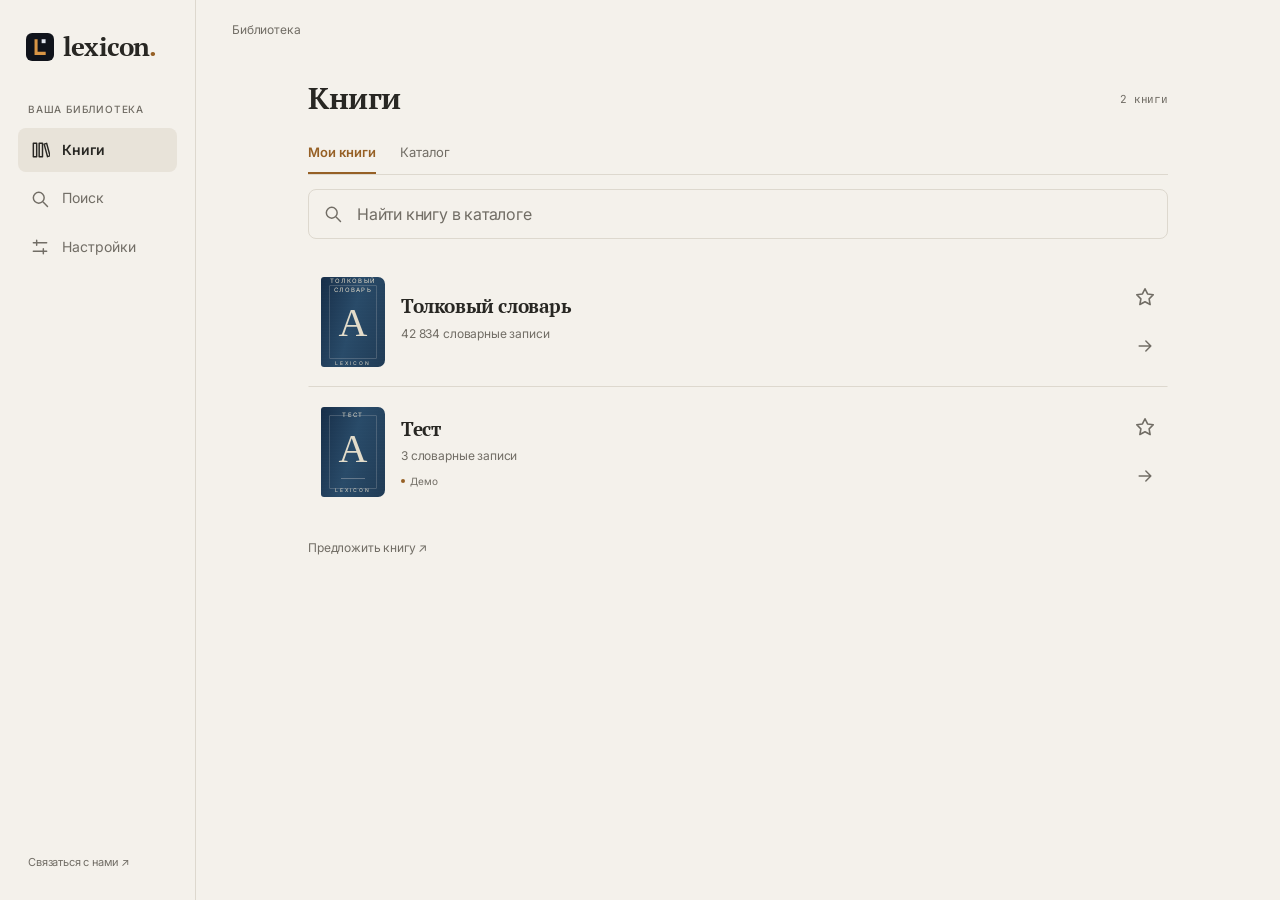
<file: docs/index.html>
<!doctype html><html lang="ru"><head><meta charset="utf-8"><meta name="viewport" content="width=device-width,initial-scale=1,viewport-fit=cover"><meta name="theme-color" content="#F4F1EB"><meta name="apple-mobile-web-app-capable" content="yes"><meta name="apple-mobile-web-app-title" content="Lexicon"><title>Lexicon — Книги</title><link rel="icon" href="./icon.svg" type="image/svg+xml"><link rel="manifest" href="./manifest.webmanifest"><script src="./theme.js?v=f9f860963660"></script><link rel="stylesheet" href="./style.css?v=6cf6671c838d"><link rel="stylesheet" href="./interface.css?v=fe12666b14cd"><link rel="stylesheet" href="./settings-native.css?v=fd636798500a"><link rel="stylesheet" href="./books-native.css?v=4eb20f7e1304"><link rel="stylesheet" href="./refinement.css?v=554a9de87bde"><link rel="stylesheet" href="./interaction-fixes.css?v=699c94dc5572"><link rel="stylesheet" href="./precision-dense.css?v=ed4b688e3af4"><link rel="stylesheet" href="./reference-refinement.css?v=ecabc609e61e"><script src="./search-engine.js?v=366225dc697b" defer></script><script src="./inject-rules.js?v=9752e9f611a2" defer></script><script src="./result-format.js?v=626c639f7f64" defer></script><script src="./portable-config.js?v=663104721bb2" defer></script><script src="./result-relay.js?v=3e3745f94eeb" defer></script><script src="./result-notifications.js?v=c2bbe45ba68b" defer></script><script src="./api-connections.js?v=8e999408f032" defer></script><script src="./speech.js?v=ca1d92f93617" defer></script><script src="./remote-integrations.js?v=5e50c669bab8" defer></script><script src="./output-dispatcher.js?v=fdf0d357ce37" defer></script><script src="./portable.js?v=5297d9317f1c" defer></script><script src="./app.js?v=0456f1c6d43f" defer></script><script src="./keyboard.js?v=d89eaf721192" defer></script><link rel="stylesheet" href="./presets.css?v=52d184dd3fd0"><script src="./presets.js?v=4a0b6a04131e" defer></script><link rel="apple-touch-icon" href="./apple-touch-icon.png"></head><body>
<svg class="icon-defs" xmlns="http://www.w3.org/2000/svg"><defs><symbol id="i-books" viewBox="0 0 24 24"><path d="M4 4h4v16H4zM11 4h4v16h-4zM17 5l3-1 4 15-3 1z"/></symbol><symbol id="i-history" viewBox="0 0 24 24"><path d="M3 11a9 9 0 1 1 2 7M3 4v7h7m2-5v6l4 2"/></symbol><symbol id="i-settings" viewBox="0 0 24 24"><path d="M4 7h16M4 17h16M8 4v6m8 4v6"/></symbol><symbol id="i-search" viewBox="0 0 24 24"><circle cx="10.5" cy="10.5" r="6.5"/><path d="m16 16 5 5"/></symbol><symbol id="i-star" viewBox="0 0 24 24"><path d="m12 3 2.8 5.7 6.2.9-4.5 4.4 1.1 6.2-5.6-3-5.6 3 1.1-6.2L3 9.6l6.2-.9Z"/></symbol><symbol id="i-arrow" viewBox="0 0 24 24"><path d="M5 12h14m-6-6 6 6-6 6"/></symbol><symbol id="i-copy" viewBox="0 0 24 24"><rect x="8" y="8" width="12" height="12" rx="2"/><path d="M15 8V4H4v11h4"/></symbol></defs></svg>
<aside class="sidebar"><a class="brand" href="./" aria-label="Lexicon"><img src="./icon.svg" alt="" width="38" height="38"><span>lexicon<span class="brand-dot">.</span></span></a><span class="sidebar-label" data-i18n="workspace">ВАША БИБЛИОТЕКА</span><nav aria-label="Разделы"><button class="active" data-view="books"><svg><use href="#i-books"/></svg><span data-i18n="books">Книги</span></button><button data-view="search"><svg><use href="#i-search"/></svg><span data-i18n="search">Поиск</span></button><button data-view="settings"><svg><use href="#i-settings"/></svg><span data-i18n="settings">Настройки</span></button></nav><div class="sidebar-bottom"><a href="mailto:vlad.titov.ing@gmail.com" data-i18n="contactShort">Связаться с нами ↗</a></div></aside>
<div class="workspace"><header><span id="breadcrumb" data-i18n="library">Библиотека</span><div class="header-actions"><span class="brand-mobile">lexicon<span class="brand-dot">.</span></span></div></header><main>
<section id="books-view" class="view"><div class="page-heading"><div><h1 data-i18n="books">Книги</h1></div><span class="count-badge" id="book-count">—</span></div><div id="library-tabs" class="library-tabs" role="tablist" aria-label="Библиотека"><button id="library-tab-mine" type="button" role="tab" data-library-tab="mine" aria-controls="favorites-section catalog-list" aria-selected="true" data-i18n="myBooks">Мои книги</button><button id="library-tab-catalog" type="button" role="tab" data-library-tab="catalog" aria-controls="favorites-section catalog-list" aria-selected="false" tabindex="-1" data-i18n="libraryCatalog">Каталог</button></div><div id="library-search" class="search-box catalog-search"><svg><use href="#i-search"/></svg><input id="book-query" type="search" data-placeholder="findBook" placeholder="Найти книгу в каталоге" aria-label="Поиск книг" autocomplete="off" enterkeyhint="search"><button id="catalog-keyboard-done" class="keyboard-done" type="button" data-i18n="keyboardDone" hidden>Готово</button></div><div class="library-collection"><div id="favorites-section"><div class="section-line"><h2><svg><use href="#i-star"/></svg><span data-i18n="favorites">Избранное</span></h2></div><div id="favorites-list" class="favorite-grid"></div></div><div class="section-line catalog-title"><h2 data-i18n="catalog">Каталог книг</h2><span id="catalog-count" class="subtle"></span></div><div id="catalog-list" class="book-grid"></div></div><div id="catalog-error" class="error" role="alert" hidden></div><div class="catalog-footer"><a class="text-link" href="mailto:vlad.titov.ing@gmail.com" data-i18n="suggestBook">Предложить книгу ↗</a></div></section>
<section id="search-view" class="view" hidden><div class="search-topbar"><button id="back-books" class="back-button"><span>←</span><span data-i18n="allBooks">Все книги</span></button><button id="search-history" class="search-history-button" type="button" aria-label="История поиска" title="История поиска" aria-controls="inline-history"><svg><use href="#i-history"/></svg></button></div><h1 class="search-screen-title" data-i18n="search">Поиск</h1><div class="preset-bar"><div class="preset-switch" data-preset-switch></div><span class="preset-caption" data-preset-caption hidden></span></div><div class="search-book-heading"><div id="selected-cover" class="mini-cover" aria-hidden="true">А<span>Я</span></div><div><select id="search-book" aria-label="Выбрать книгу"></select></div><button id="selected-favorite" class="star-button" aria-label="Добавить в избранное"><svg><use href="#i-star"/></svg></button></div><div class="search-mode" role="group" aria-label="Режим поиска"><button id="manual-mode" class="active" data-i18n="manualMode">По слову</button><button id="inject-mode" data-i18n="injectMode">Через Inject</button><button id="api-mode" data-i18n="apiMode">Через API</button></div><div id="inject-bar" class="inject-bar" hidden><div><p id="inject-status" role="status"></p><button id="inject-settings-link" class="inject-settings-link" type="button" data-i18n="injectSettings">Настроить Inject →</button></div><button id="inject-toggle" class="quiet-button" data-i18n="startReceive">Начать приём</button></div><div id="api-bar" class="inject-bar" hidden><div><select id="api-source" aria-label="Источник API"></select><p id="api-receive-status" role="status"></p><button id="api-settings-link" class="inject-settings-link" data-i18n="apiSettings">Настроить API →</button></div><button id="api-toggle" class="quiet-button" data-i18n="startReceive">Начать приём</button></div><div class="search-combobox"><div class="search-box word-search"><svg><use href="#i-search"/></svg><input id="query" type="search" role="combobox" aria-autocomplete="list" aria-controls="suggestions" aria-expanded="false" data-placeholder="wordPlaceholder" placeholder="Начните вводить слово" aria-label="Поиск слова" autocomplete="off" spellcheck="false" maxlength="512" enterkeyhint="search"><button id="keyboard-done" class="keyboard-done" type="button" data-i18n="keyboardDone" hidden>Готово</button></div><div id="suggestions" class="search-dropdown" role="listbox" aria-label="Подсказки" hidden></div></div><div class="search-meta" hidden><span id="connection" role="status"></span></div><div id="error" class="error" role="alert" hidden></div><div id="result-area" aria-live="polite"></div><div id="welcome" class="welcome"><div class="search-empty-icon" aria-hidden="true"><svg><use href="#i-search"/></svg></div><h2 data-i18n="startTyping">Поиск по словарю</h2></div><div id="inline-history" tabindex="-1"><div class="section-line"><h2 data-i18n="history">История</h2><button id="clear-history" class="quiet-button" data-i18n="clear">Очистить</button></div><div id="history-list"></div></div></section>
<section id="presets-view" class="view" hidden><button type="button" class="quiet-button" data-view="settings">← Настройки</button><div class="page-heading"><h1 data-i18n="presetTitle">Пресеты</h1></div><details open id="preset-editor" class="preset-editor"><summary><span data-i18n="presetEditing">Редактирование</span><span id="preset-editor-slot" class="preset-editor-slot">P1</span></summary><div class="preset-editor-content"><div class="preset-switch" data-preset-switch></div><label for="preset-name" data-i18n="presetName">Название</label><input id="preset-name" type="text" maxlength="48" autocomplete="off"><div class="preset-config"><div class="preset-config-tabs" role="tablist" aria-label="Параметры пресета"><button type="button" role="tab" aria-selected="true" data-preset-panel="search">Поиск</button><button type="button" role="tab" aria-selected="false" data-preset-panel="result">Вывод</button><button type="button" role="tab" aria-selected="false" data-preset-panel="integrations">Подключения</button></div><div id="preset-search-controls"><span id="preset-mode-label" class="preset-field-label" data-i18n="presetSource">Откуда получать слово</span><input id="preset-mode" type="hidden" value="manual"><div id="preset-mode-switch" class="preset-mode-switch" role="radiogroup" aria-labelledby="preset-mode-label"><button type="button" role="radio" aria-checked="true" data-preset-mode="manual" data-i18n="presetManual">Вручную</button><button type="button" role="radio" aria-checked="false" data-preset-mode="inject">Inject</button><button type="button" role="radio" aria-checked="false" data-preset-mode="api">API</button></div><div id="preset-api-choice" hidden><span id="preset-api-label" class="preset-field-label" data-i18n="presetApiSource">Источник API</span><input id="preset-source" type="hidden"><div id="preset-api-options" class="preset-api-options" role="radiogroup" aria-labelledby="preset-api-label"></div><p id="preset-api-empty" class="muted" data-i18n="presetApiEmpty" hidden>Добавьте API во вкладке «Подключения».</p></div></div><div id="preset-connections-origin" class="preset-connections-origin" hidden><span id="preset-connections-label">Из базовых настроек</span><button id="preset-connections-reset" type="button" class="quiet-button" hidden>Вернуть базовые</button></div><div id="preset-config-host"></div></div><div class="preset-actions"><span id="preset-dirty" role="status" hidden>Есть изменения</span><button id="preset-save" type="button" class="connect-button" data-i18n="presetSave">Сохранить</button><button id="preset-clear" type="button" class="quiet-button" data-i18n="presetClear">Очистить</button></div><p id="preset-status" class="muted" role="status" hidden></p></div></details></section><section id="settings-view" class="view" hidden><div class="page-heading settings-heading"><div><h1 data-i18n="settings">Настройки</h1><button type="button" class="quiet-button presets-open" data-view="presets" data-i18n="presetTitle">Пресеты</button></div></div><div id="settings-tabs" class="settings-tabs" role="tablist" aria-label="Настройки"><button type="button" id="settings-tab-general" role="tab" data-settings-tab="general" aria-controls="settings-panel-general" aria-selected="true" tabindex="0" data-i18n="settingsGeneral">Общие</button><button type="button" id="settings-tab-result" role="tab" data-settings-tab="result" aria-controls="settings-panel-result" aria-selected="false" tabindex="-1" data-i18n="settingsResultTab">Вывод</button><button type="button" id="settings-tab-integrations" role="tab" data-settings-tab="integrations" aria-controls="settings-panel-integrations" aria-selected="false" tabindex="-1" data-i18n="settingsIntegrations">Подключения</button></div><div id="settings-panel-general" class="settings-subpanel" role="tabpanel" aria-labelledby="settings-tab-general"><div class="panel language-panel"><label for="language" data-i18n="languageLabel">Язык</label><select id="language" aria-label="Язык"><option value="ru">Русский</option><option value="en">English</option></select></div><div class="panel appearance-panel"><label for="theme" data-i18n="themeLabel">Тема</label><select id="theme"><option value="system" data-i18n="themeSystem">Системная тема</option><option value="light" data-i18n="themeLight">Светлая тема</option><option value="dark" data-i18n="themeDark">Тёмная тема</option></select></div><div class="panel"><label class="toggle-row"><span><strong data-i18n="resultNotifications">Уведомления</strong></span><input id="result-notifications" type="checkbox" role="switch"></label><p id="result-notification-status" class="muted" role="status"></p></div><div class="panel"><label class="toggle-row"><span><strong data-i18n="keepHistory">История поиска</strong><small data-i18n="localHistory">Сохранять найденные слова на этом устройстве</small></span><input id="history-enabled" type="checkbox" role="switch"></label></div><div class="panel about"><p id="app-version">Lexicon 0.8.36</p><button id="check-updates" class="quiet-button" data-i18n="checkUpdates">Проверить обновления</button><p id="update-status" class="muted" role="status"></p><a id="download-update" class="text-link" hidden target="_blank" rel="noopener" data-i18n="downloadUpdate">Скачать обновление</a><a class="developer-contact" href="mailto:vlad.titov.ing@gmail.com"><span data-i18n="contactDeveloper">Связаться с разработчиком</span><span>vlad.titov.ing@gmail.com ↗</span></a></div></div><div id="settings-panel-result" class="settings-subpanel" role="tabpanel" aria-labelledby="settings-tab-result" hidden><div class="panel"><div id="format-target" class="format-switch" role="tablist" aria-label="Формат результата"><button type="button" role="tab" id="format-copy" data-format="copy" aria-controls="format-editor" aria-selected="true" data-i18n="formatCopy">Копирование</button><button type="button" role="tab" id="format-notification" data-format="notification" aria-controls="format-editor" aria-selected="false" tabindex="-1" data-i18n="formatNotification">Уведомления</button><button type="button" role="tab" id="format-impaler" data-format="impaler" aria-controls="format-editor" aria-selected="false" tabindex="-1">Impaler</button><button type="button" role="tab" id="format-speech" data-format="speech" aria-controls="format-editor" aria-selected="false" tabindex="-1" data-i18n="formatSpeech">Озвучивание</button></div><div id="passwordx-format-settings" role="tabpanel" aria-labelledby="format-passwordx" hidden><h3 class="settings-section-title" data-i18n="passwordxMatchTitle">Если совпадение неточное</h3><label class="toggle-row"><span data-i18n="passwordxSuggestion">Передавать координаты ближайшего слова</span><input id="passwordx-use-suggestion" type="checkbox" role="switch"></label><p class="muted" data-i18n="passwordxNoMatch">Если слово не найдено и подходящих координат нет, передаётся 000000. При выключенной настройке неточное совпадение также даёт 000000.</p></div><div id="format-editor" role="tabpanel" aria-labelledby="format-copy"><div class="copy-preview"><span id="preview-caption" data-i18n="preview">Пример</span><output id="copy-preview"></output></div><h3 class="settings-section-title" data-i18n="exactMatchTitle">Состав результата</h3><div id="copy-fields" class="copy-fields"></div><label class="toggle-row speech-label-toggle"><span><span data-i18n="writtenCoordinatesLabel">Писать наименование перед значением</span><small id="coordinate-label-help">Писать слова: страница, колонка, строчка</small></span><input id="speech-labels" type="checkbox" role="switch"></label><div id="speech-format-settings" hidden><div class="panel" id="speech-settings"><h2 data-i18n="speechTitle">Воспроизведение</h2><label class="toggle-row"><span data-i18n="speechEnable">Озвучивать результат</span><input id="speech-enabled" type="checkbox" role="switch"></label><label class="toggle-row" id="speech-headphones-row"><span data-i18n="speechHeadphonesOnly">Только в наушниках</span><input id="speech-headphones-only" type="checkbox" role="switch" checked></label><p id="speech-only-note" class="muted">Только в наушниках. Новый запрос отменяет предыдущую озвучку.</p><label for="speech-rate" data-i18n="speechRate">Скорость речи</label><div class="speech-rate-row"><input id="speech-rate" type="range" min="0.25" max="1.5" step="0.05" value="1"><output id="speech-rate-value" for="speech-rate">1×</output></div><label for="speech-repeats" data-i18n="speechRepeats">Количество воспроизведений</label><div class="speech-repeat-stepper"><button type="button" id="speech-repeat-less" aria-label="Уменьшить количество повторов">−</button><input id="speech-repeats" type="number" min="1" step="1" inputmode="numeric" value="1"><button type="button" id="speech-repeat-more" aria-label="Увеличить количество повторов">+</button></div><label for="speech-gap" data-i18n="speechGap">Пауза между повторами, секунд</label><input id="speech-gap" type="number" min="1" max="30" step="1" value="5"><div class="speech-actions"><button id="speech-test" class="quiet-button" data-i18n="speechTest">Прослушать</button><button id="speech-stop" class="quiet-button" data-i18n="speechStop">Остановить</button></div><p id="speech-status" class="muted" role="status"></p></div></div><div id="separator-settings"><label for="result-separator" class="separator-label" data-i18n="separator">Разделитель</label><input id="result-separator" type="text" maxlength="64" autocomplete="off" spellcheck="false" aria-describedby="separator-hint"><div class="separator-presets" aria-label="Разделители"><button type="button" data-separator=".">.</button><button type="button" data-separator=" · "> · </button><button type="button" data-separator=" / "> / </button><button type="button" data-separator=" — "> — </button><button type="button" data-separator=", ">, </button></div><p id="separator-hint" class="muted" data-i18n="separatorHint">Пусто — без разделителя.</p></div><details id="uncertain-settings" class="unmatched-section"><summary class="settings-section-title" data-i18n="uncertainTitle">Если слово не найдено</summary><div class="advanced-body"><label class="toggle-row"><span data-i18n="useSuggestionLabel">Использовать ближайшее слово</span><input id="uncertain-suggestion" type="checkbox" role="switch"></label><label class="toggle-row" id="uncertain-coordinates-row"><span data-i18n="suggestionCoordinatesLabel">Передавать его координаты</span><input id="uncertain-coordinates" type="checkbox" role="switch"></label><label class="toggle-row" id="uncertain-original-row"><span data-i18n="includeOriginalLabel">Добавлять исходный ввод</span><input id="uncertain-original" type="checkbox" role="switch"></label><label class="toggle-row"><span data-i18n="markUncertainLabel">Помечать неточное совпадение #</span><input id="uncertain-marker" type="checkbox" role="switch"></label></div></details><p id="unrecognized-note" class="muted" data-i18n="unrecognizedText">Если подходящего слова нет, выводится ###. Это не отключается.</p><p id="copy-warning" class="field-warning" hidden data-i18n="pickField">Выберите хотя бы одно поле.</p></div></div></div><div id="settings-panel-integrations" class="settings-subpanel" role="tabpanel" aria-labelledby="settings-tab-integrations" hidden><details id="inject-settings" class="panel inject-settings"><summary class="integration-summary">Inject</summary><div class="integration-content"><label for="inject-id" data-i18n="injectId">Integration ID</label><div class="inject-connect-row"><input id="inject-id" type="text" autocomplete="off" maxlength="120" placeholder="Integration ID"><button id="inject-check" class="connect-button" data-i18n="checkConnection">Подключить</button></div><p id="inject-config-status" class="muted" role="status"></p><label class="toggle-row"><span data-i18n="injectAutoWords">Распознавать фразы «картинки …»</span><input id="inject-auto-words" type="checkbox" role="switch" aria-describedby="inject-auto-words-help" checked></label><p id="inject-auto-words-help" class="muted" data-i18n="injectAutoWordsHelp">Включено: «картинки слона» → «слон». Без «картинка/картинки» — обычный поиск, без изменения падежа.</p><p id="inject-background-status" class="muted" role="status"></p></div></details><details class="panel" id="impaler-settings"><summary class="integration-summary">Impaler</summary><div class="integration-content"><button id="relay-connect" class="connect-button" data-i18n="relayConnect">Получить ссылку</button><label class="toggle-row"><span data-i18n="relayEnable">Передавать результаты</span><input id="relay-active" type="checkbox" role="switch"></label><p id="relay-status" class="muted" role="status"></p><div id="relay-watch"><label for="relay-read-url" data-i18n="relayLink">Ссылка для Impaler</label><input id="relay-read-url" type="url" readonly autocomplete="off" spellcheck="false" data-placeholder="relayPlaceholder" placeholder="Появится после подключения"><button id="relay-copy-url" disabled class="quiet-button" data-i18n="relayCopy">Скопировать ссылку</button><p class="muted" data-i18n="relayWatchHint">В Impaler добавьте ссылку в Custom URL и укажите поле text.</p></div></div></details><details class="panel" id="passwordx-settings"><summary class="integration-summary">MyPasSwordX</summary><div class="integration-content"><label class="toggle-row"><span data-i18n="relayEnable">Передавать результаты</span><input id="passwordx-active" type="checkbox" role="switch"></label><button id="passwordx-connect" class="connect-button" data-i18n="relayConnect">Получить ссылку</button><label for="passwordx-url">URL</label><input id="passwordx-url" type="url" readonly autocomplete="off"><button id="passwordx-copy" class="quiet-button" data-i18n="relayCopy" disabled>Скопировать ссылку</button><p class="muted" data-i18n="passwordxHelp">Custom API: URL выше, поле value. Формат: 127 / 2 / 7 → 127207.</p><p id="passwordx-status" class="muted" role="status" hidden></p></div></details><details class="panel api-panel" id="api-settings"><summary class="api-summary" data-i18n="apiSettingsTitle">Настройки API</summary><div class="api-details-content"><div class="api-heading"><div><h2 data-i18n="apiTitle">API приложения</h2></div><label class="api-switch"><span class="sr-only" data-i18n="apiUse">Использовать API</span><input id="own-api-enabled" type="checkbox" role="switch"></label></div><p class="muted" data-i18n="apiOwnHint">POST передаёт слово в приложение, GET получает последний результат.</p><button id="own-api-connect" class="connect-button" data-i18n="apiCreate">Получить API</button><div id="own-api-config" hidden><label for="own-api-name" data-i18n="apiName">Название</label><input id="own-api-name" maxlength="48" value="API Lexicon"><div class="method-switch" role="group" aria-label="Метод API"><button type="button" data-own-method="GET" aria-pressed="true">GET</button><button type="button" data-own-method="POST" aria-pressed="false">POST</button></div><label for="own-api-url">URL</label><input id="own-api-url" type="url" readonly autocomplete="off"><div id="own-api-secret" hidden><label for="own-api-key" data-i18n="apiWriteKey">Ключ записи (Bearer)</label><input id="own-api-key" type="password" readonly autocomplete="off"><button id="own-api-copy-key" class="quiet-button" data-i18n="apiCopyKey">Скопировать ключ</button><pre class="api-example">{"value":"ПАПА"}</pre></div><p id="own-api-method-note" class="muted"></p><div class="api-actions"><button id="own-api-copy-url" class="quiet-button" data-i18n="apiCopyUrl">Скопировать URL</button><button id="own-api-test" class="quiet-button" data-i18n="apiTest">Проверить API</button><button id="own-api-format" class="quiet-button" data-i18n="apiFormat">Формат результата</button></div></div><p id="own-api-status" class="muted" role="status"></p><div class="api-section-heading"><h3 data-i18n="apiExternal">Подключения к другим API</h3><button id="api-add" class="quiet-button" data-i18n="apiAdd">＋ Добавить</button></div><div id="custom-api-list"></div><p class="muted" data-i18n="apiForeground">Приём слов работает на открытом экране поиска в режиме «Через API».</p></div></details></div></section></main></div><div id="toast" role="status" aria-live="polite" aria-atomic="true" hidden></div></body></html>
</file>
<file: docs/style.css>
*{box-sizing:border-box}html{color-scheme:light}body{margin:0;background:#f5f5f4;color:#292d33;font:15px -apple-system,BlinkMacSystemFont,'Segoe UI',Arial,sans-serif;line-height:1.5}button,input,select{font:inherit}button,a,input,select{-webkit-tap-highlight-color:transparent}button,select{cursor:pointer}button{color:inherit}button:focus-visible,a:focus-visible,input:focus-visible,select:focus-visible{outline:3px solid #696f77;outline-offset:4px}[hidden]{display:none!important}a{color:inherit;text-decoration:none}button{border:0;background:none}svg{width:22px;height:22px;fill:none;stroke:currentColor;stroke-width:1.6;stroke-linecap:round;stroke-linejoin:round;flex-shrink:0}.icon-defs{position:absolute;width:0;height:0;overflow:hidden}.sidebar{width:228px;position:fixed;inset:0 auto 0 0;background:#ffffff;border-right:1px solid #e3e3e4;padding:34px 22px;display:flex;flex-direction:column;z-index:20}.brand{display:flex;align-items:center;gap:9px;padding:0 10px;font-size:29px;font-weight:650;letter-spacing:-1.7px}.brand img{width:35px;height:35px}.brand-dot{color:#62666c}.sidebar-label{font-size:9px;letter-spacing:1.8px;color:#a1a3a5;margin:61px 16px 17px;font-weight:650}nav{display:flex;flex-direction:column;gap:7px}nav button{display:flex;align-items:center;gap:14px;text-align:left;padding:14px 17px;border-radius:11px;font-size:14px;color:#7f8081}nav button.active{background:#e9eaeb;color:#41454a;font-weight:600}nav button:hover{background:#eeeeef}nav button.active svg{stroke-width:1.9}.sidebar-bottom{margin-top:auto;padding:28px 14px 0;color:#9e9fa0}.sidebar-bottom p{font-size:11px;line-height:1.7;margin:15px 0 20px}.sidebar-bottom a{font-size:11px;color:#6e7074}.edition{font:italic 31px Georgia,serif;color:#67696c;display:flex;gap:8px;align-items:baseline}.edition span{font:8px Arial,sans-serif;letter-spacing:2px;color:#9fa0a2}.workspace{margin-left:228px;min-height:100dvh}header{height:88px;border-bottom:1px solid #e3e3e4;padding:0 54px;display:flex;justify-content:space-between;align-items:center;font-size:12px;color:#8c8d8f}.header-actions{display:flex;align-items:center;gap:18px}#language{border:0;background:transparent;color:#585a5d;padding:8px;font-size:12px}.brand-mobile{display:none}main{max-width:1210px;padding:46px 54px 30px;margin:0 auto;min-height:calc(100dvh - 170px)}.page-heading{display:flex;justify-content:space-between;align-items:center;gap:20px;margin-bottom:37px}.eyebrow{font-size:9px;letter-spacing:2px;color:#898b8e;font-weight:650}h1{font-size:43px;font-weight:500;line-height:1.2;letter-spacing:-1.6px;margin:9px 0 10px}h2{font-size:18px;font-weight:550;letter-spacing:-.4px;margin:0}.page-heading p{color:#8d8e90;font-size:13px;margin:0}.count-badge{border:1px solid #dfe0e1;border-radius:30px;padding:8px 16px;font-size:11px;color:#838587;white-space:nowrap}.section-line{display:flex;align-items:center;justify-content:space-between;gap:12px;margin-bottom:18px}.section-line h2{display:flex;gap:10px;align-items:center;font-size:17px}.section-line h2 svg{width:17px;height:17px;color:#84878a}.subtle{font-size:11px;color:#a2a3a4}.favorite-grid{display:grid;grid-template-columns:repeat(2,minmax(0,1fr));gap:18px}.favorite-card{position:relative;background:#e7e8e9;border:1px solid #dcdddf;border-radius:16px;padding:23px;display:flex;gap:22px;align-items:center;min-height:173px;transition:transform .18s,border-color .18s}.favorite-card:hover{border-color:#a7aaae;transform:translateY(-2px)}.favorite-info{min-width:0;padding-right:20px}.favorite-info .kicker{color:#8b8d91;font-size:9px;letter-spacing:1.6px}.favorite-info h3{font-size:19px;font-weight:550;letter-spacing:-.5px;line-height:1.3;margin:8px 0}.favorite-info p{font-size:11px;color:#85878a;margin:0 0 15px}.favorite-info .open-book{padding:0;font-size:12px;display:flex;align-items:center;gap:12px;color:#4b4e53;font-weight:600}.favorite-info .open-book svg{width:15px}.star-button{display:flex;align-items:center;justify-content:center;color:#96989b;border:1px solid #d6d8da;background:#f4f5f680;width:34px;height:34px;border-radius:50%;flex-shrink:0}.star-button svg{width:16px;height:16px}.star-button[aria-pressed=true]{color:#5f646c}.star-button[aria-pressed=true] svg{fill:#82878f;stroke:#687c93}.favorite-card>.star-button{position:absolute;right:15px;top:15px;border:0;background:none}.cover{width:93px;height:123px;border-radius:3px 7px 7px 3px;position:relative;background:linear-gradient(105deg,#172e48 0%,#294b69 48%,#203b55 100%);color:#e3dcca;box-shadow:2px 6px 10px #14273526,inset 4px 0 0 #ffffff15,inset 7px 0 1px #0c223233;flex-shrink:0;overflow:hidden;display:flex;flex-direction:column;align-items:center;justify-content:center;isolation:isolate}.cover:before{content:'';position:absolute;inset:8px;border:1px solid #bdbec042;border-radius:1px;z-index:-1}.cover:after{content:'';position:absolute;inset:0;background:repeating-linear-gradient(0deg,transparent,transparent 2px,#ffffff03 3px);pointer-events:none}.cover-label{font-size:6px;letter-spacing:1.3px;text-align:center;padding:0 12px;text-transform:uppercase}.cover-letter{font:50px Georgia,serif;line-height:1.2;margin:5px 0}.cover-rule{width:24px;height:1px;background:#b5b7ba70}.cover-bottom{font-size:5px;letter-spacing:2px;margin-top:8px}.favorite-empty{border:1px dashed #d3d4d6;border-radius:14px;padding:26px;color:#949699;font-size:13px;grid-column:1/-1}.catalog-title{margin-top:40px}.search-box{display:flex;align-items:center;gap:12px;background:#ffffff;border:1px solid #dedfe0;border-radius:11px;padding:14px 17px}.search-box svg{width:19px;height:19px;color:#97999c}.search-box input{border:0;outline:0!important;min-width:0;flex:1;background:transparent;color:#333436;font-size:13px}.search-box input::placeholder{color:#a4a5a7}.search-box:focus-within{border-color:#8d9197;box-shadow:0 0 0 3px #8d919710}.catalog-search{max-width:100%;margin-bottom:24px}.book-grid{display:grid;grid-template-columns:repeat(3,minmax(0,1fr));gap:22px}.book-card{background:#ffffff;border:1px solid #dfe0e2;border-radius:15px;overflow:hidden;transition:transform .18s,box-shadow .18s}.book-card:hover{transform:translateY(-3px);box-shadow:0 8px 25px #393b3e08}.book-art{position:relative;background:#edece6;min-height:225px;display:flex;align-items:center;justify-content:center;background-image:radial-gradient(ellipse at 50% 80%,#ced0d280,transparent 70%)}.book-art .cover{width:119px;height:163px;transform:rotate(-6deg);box-shadow:8px 13px 17px #2f313326}.book-art .cover-letter{font-size:67px}.book-art .cover-label{font-size:8px}.book-art>.star-button{position:absolute;right:14px;top:14px;background:#f8f9fa;border:0}.book-info{padding:19px 20px}.book-info .category{color:#8b8e91;font-size:9px;text-transform:uppercase;letter-spacing:1.3px}.book-info h3{font-size:18px;letter-spacing:-.4px;font-weight:550;line-height:1.35;margin:7px 0}.book-meta{color:#97999b;font-size:11px;margin:0}.card-bottom{display:flex;align-items:center;justify-content:space-between;margin-top:21px;padding-top:14px;border-top:1px solid #ececed}.data-note{color:#a79269;font-size:9px;display:inline-flex;align-items:center;gap:5px}.data-note:before{content:'';width:4px;height:4px;border-radius:50%;background:#baab87}.card-bottom .open-book{border-radius:50%;background:#ebecee;padding:8px;display:flex;color:#61656b}.card-bottom .open-book svg{width:16px;height:16px}.catalog-footer{display:flex;align-items:center;gap:16px;margin-top:42px;border-top:1px solid #dfe0e1;padding-top:26px}.footer-monogram{font:italic 32px Georgia,serif;color:#828488}.catalog-footer strong{font-size:12px;font-weight:500}.catalog-footer p{font-size:11px;color:#9a9b9d;margin:3px 0}.text-link{margin-left:auto;font-size:11px;color:#65696f;white-space:nowrap}.workspace-footer{padding:22px 54px;max-width:1210px;margin:auto;display:flex;justify-content:space-between;color:#b1b2b4;font-size:9px}.workspace-footer>span:first-child{letter-spacing:3px}.back-button{display:inline-flex;align-items:center;gap:10px;color:#8a8c8f;padding:0;margin-bottom:32px;font-size:12px}.back-button>span:first-child{font-size:19px}.search-book-heading{display:flex;gap:24px;align-items:center;margin-bottom:30px}.search-book-heading h1{font-size:33px;margin:7px 0 10px}.search-book-heading>.star-button{margin-left:auto}.mini-cover{background:#213f5b;width:62px;height:83px;color:#e3dfcd;border-radius:3px 7px 7px 3px;font:30px Georgia,serif;display:flex;align-items:center;justify-content:center;gap:5px;box-shadow:2px 5px 8px #102d4218;flex-shrink:0}.mini-cover span{font-size:18px;margin-top:23px}.word-search{padding:19px 22px;border-radius:13px}.word-search input{font-size:19px}.word-search svg{width:22px;height:22px}kbd{border:1px solid #e1e2e3;border-radius:5px;font-size:11px;color:#9d9fa2;padding:1px 6px}.search-meta{display:flex;justify-content:space-between;gap:10px;font-size:10px;color:#a1a3a5;margin:11px 2px 22px}.suggestions{display:flex;flex-wrap:wrap;gap:8px;margin-bottom:20px}.suggestions:empty{margin:0}.chip{font-size:12px;border:1px solid #dadcde;color:#676b71;padding:8px 13px;border-radius:8px;background:#f8f8f8}.chip:hover{background:#e3e5e7;border-color:#b3b6bb}.welcome{text-align:center;margin:75px auto;max-width:370px}.letter-orbit{display:flex;align-items:center;justify-content:center;margin-bottom:28px}.letter-orbit span{font:28px Georgia,serif;border:1px solid #d8dadc;width:58px;height:70px;border-radius:9px;display:grid;place-items:center;color:#9b9ea2;background:#f7f7f8;transform:rotate(-12deg);margin-right:-12px}.letter-orbit span:nth-child(2){transform:rotate(0);background:#e5e7e9;color:#6a6f75;z-index:1}.letter-orbit span:nth-child(3){transform:rotate(12deg)}.welcome h2{font-size:18px;color:#65686d;font-weight:450}.welcome p{font-size:12px;color:#a0a3a5;line-height:1.8}.result{border:1px solid #d9dbdd;border-radius:17px;padding:30px;background:#fcfcfd;margin-bottom:16px;box-shadow:0 6px 25px #454a5004}.result .result-label{font-size:9px;letter-spacing:1.5px;color:#989a9e}.result h2{font-size:32px;letter-spacing:-.8px;font-weight:550;margin:10px 0 4px;overflow-wrap:anywhere}.result .dict{font-size:11px;color:#9b9da0}.location{display:grid;grid-template-columns:repeat(3,1fr);gap:15px;margin:30px 0}.location>div+div{border-left:1px solid #e7e8ea;padding-left:25px}.location dt{font-size:11px;color:#94979b}.location dd{font-size:42px;line-height:1.2;font-weight:450;color:#44484d;letter-spacing:-1.5px;margin:7px 0 0}.result-footer{display:flex;gap:10px;flex-wrap:wrap}.copy-button,.share-button{display:flex;align-items:center;justify-content:center;gap:10px;font-size:12px;padding:12px 19px;border-radius:9px}.copy-button{background:#4b4f54;color:#fff}.copy-button svg{width:16px;height:16px}.share-button{border:1px solid #dee0e2;color:#8b8e92}.empty{text-align:center;padding:30px;color:#95979a;font-size:13px}.empty strong{display:block;color:#6b6f74}.error{background:#fff1ea;border:1px solid #e5c3b3;color:#a36646;font-size:13px;padding:18px;border-radius:12px}.quiet-button{font-size:12px;color:#888b8f;padding:10px}.history-item{display:flex;width:100%;align-items:center;gap:15px;padding:20px;background:#fcfcfd;border:1px solid #dddee0;border-radius:12px;margin-top:10px;text-align:left}.history-item strong{font-size:15px;font-weight:550}.history-details{display:flex;flex-direction:column;gap:5px;flex:1}.history-details small{font-size:11px;color:#979a9e}.history-item>svg{color:#a1a3a7;width:18px}.history-icon{display:grid;place-items:center;background:#eaebed;border-radius:9px;width:40px;height:44px;color:#878b90}.history-icon svg{width:19px}.settings-grid{display:grid;grid-template-columns:1.05fr 1fr;gap:23px;align-items:start}.panel{background:#fcfcfd;border:1px solid #dddee0;border-radius:15px;padding:26px}.panel-heading{display:flex;gap:10px;align-items:center}.panel-heading svg{width:19px;color:#898d92}.panel h2{font-size:17px}.muted{font-size:12px;color:#989b9f}.copy-fields{display:grid;grid-template-columns:1fr 1fr;gap:10px;margin-top:24px}.copy-option{display:flex;align-items:center;justify-content:space-between;border:1px solid #dddee0;border-radius:9px;padding:14px;color:#797c80;font-size:12px}.copy-option:has(input:checked){background:#ebecee;border-color:#b2b6bc;color:#4e535a}.copy-option input{accent-color:#616871;width:16px;height:16px}.copy-preview{margin-top:24px;padding:17px;background:#f0f1f2;border-radius:10px}.copy-preview>span{font-size:8px;color:#979a9f;letter-spacing:1.5px}.copy-preview output{display:block;font-size:12px;color:#696e74;margin-top:9px;line-height:1.8;overflow-wrap:anywhere}.field-warning{font-size:11px;color:#b37c40}.toggle-row{display:flex;justify-content:space-between;gap:20px;align-items:center}.toggle-row+.toggle-row{padding-top:22px;margin-top:22px;border-top:1px solid #eaebed}.toggle-row strong{font-size:13px;font-weight:500}.toggle-row small{display:block;color:#9c9ea1;font-size:11px;margin-top:6px}.toggle-row input{appearance:none;width:34px;height:20px;border-radius:20px;background:#d8dadd;position:relative;flex-shrink:0;transition:background .15s;cursor:pointer}.toggle-row input:before{content:'';position:absolute;left:3px;top:3px;width:14px;height:14px;border-radius:50%;background:white;box-shadow:0 1px 3px #0001;transition:left .15s}.toggle-row input:checked{background:#6c737d}.toggle-row input:checked:before{left:17px}.browser-note{font-size:10px;color:#a7a9ac;margin-top:22px;line-height:1.7}.about{margin-top:22px}.about p{font-size:12px;color:#989a9e;line-height:1.8}.about a{font-size:11px;color:#70757b}.manual-copy{width:100%;min-height:90px;border:1px solid #c8cbcf;background:#f1f2f3;color:#5f646a;padding:15px;border-radius:10px;margin-top:15px}#toast{position:fixed;bottom:28px;left:calc(50% + 114px);transform:translateX(-50%);background:#383b3f;color:#f3f4f6;padding:13px 22px;border-radius:11px;box-shadow:0 5px 20px #2d303425;z-index:50;font-size:12px;max-width:85vw;text-align:center}
@media(min-width:1500px){main{padding-top:58px}.book-grid{grid-template-columns:repeat(3,minmax(0,1fr))}}@media(max-width:1100px){.sidebar{width:190px;padding-left:16px;padding-right:16px}.workspace{margin-left:190px}header{padding:0 32px}main{padding:37px 32px}.favorite-grid{grid-template-columns:1fr}.book-grid{grid-template-columns:repeat(2,minmax(0,1fr))}.favorite-card{max-width:none}.settings-grid{grid-template-columns:1fr}.settings-right{display:grid;grid-template-columns:1fr 1fr;gap:20px}.settings-right .about{margin-top:0}.workspace-footer{padding:22px 32px}#toast{left:calc(50% + 95px)}}
@media(max-width:700px){.sidebar{width:auto;position:static;padding:0;border:0;background:transparent}.sidebar>.brand,.sidebar-label,.sidebar-bottom{display:none}.workspace{margin-left:0}header{height:72px;padding:0 23px;border-bottom:1px solid #e2e3e5}#breadcrumb{display:none}.header-actions{width:100%;flex-direction:row-reverse;justify-content:space-between}.brand-mobile{display:block;font-size:26px;letter-spacing:-1.5px;font-weight:650;color:#424448}#language{font-size:11px}main{padding:30px 23px 120px;min-height:calc(100dvh - 72px)}h1{font-size:36px;margin:8px 0 10px}.page-heading{gap:10px;margin-bottom:30px;align-items:flex-start}.page-heading p{font-size:12px;max-width:245px;line-height:1.7}.count-badge{font-size:9px;padding:5px 9px;margin-top:30px}.eyebrow{font-size:8px;letter-spacing:1.6px}.section-line h2{font-size:16px}.subtle{font-size:10px}.favorite-card{padding:20px;gap:19px;min-height:159px}.favorite-info h3{font-size:19px;max-width:200px}.favorite-info .kicker{font-size:8px}.favorite-card .cover{width:78px;height:110px}.favorite-card .cover-letter{font-size:44px}.favorite-info p{font-size:10px;margin-bottom:12px}.favorite-info .open-book{font-size:11px}.catalog-title{margin-top:30px}.catalog-search{margin-bottom:18px}.book-grid{grid-template-columns:1fr;gap:15px}.book-card{display:grid;grid-template-columns:123px minmax(0,1fr);border-radius:13px}.book-art{min-height:178px}.book-art .cover{width:76px;height:108px;transform:rotate(-5deg)}.book-art .cover-letter{font-size:43px}.book-art .cover-label{font-size:5px}.book-art>.star-button{right:6px;top:7px;width:26px;height:26px}.book-art>.star-button svg{width:13px}.book-info{padding:18px 15px;display:flex;flex-direction:column;justify-content:center}.book-info .category{font-size:8px}.book-info h3{font-size:17px;margin-top:8px}.book-meta{font-size:9px}.card-bottom{margin-top:16px;padding-top:12px}.card-bottom .data-note{font-size:8px}.card-bottom .open-book{padding:6px}.catalog-footer{margin-top:28px;padding-top:22px;gap:12px;flex-wrap:wrap}.footer-monogram{font-size:28px}.catalog-footer strong{font-size:11px}.catalog-footer p{font-size:10px}.text-link{font-size:10px;flex-basis:100%;padding-left:34px;margin-top:-4px}.workspace-footer{display:none}nav{position:fixed;bottom:max(14px,env(safe-area-inset-bottom));left:18px;right:18px;background:#fcfcfdef;backdrop-filter:blur(18px);border:1px solid #dcdee0;border-radius:17px;box-shadow:0 8px 32px #363a3f14;display:flex;flex-direction:row;gap:5px;padding:7px;z-index:30}nav button{justify-content:center;flex:1;min-width:0;padding:10px 8px;font-size:10px;gap:6px;flex-direction:column;border-radius:11px}nav button svg{width:20px;height:20px}nav button.active{background:#e5e6e8}.back-button{margin-bottom:25px;font-size:11px}.search-book-heading{gap:16px;margin-bottom:27px}.search-book-heading h1{font-size:25px;letter-spacing:-.8px;line-height:1.2}.mini-cover{width:49px;height:68px;font-size:25px}.mini-cover span{font-size:15px}.search-book-heading .star-button{width:30px;height:30px}.word-search{padding:16px}.word-search input{font-size:16px}kbd{display:none}.search-meta{font-size:9px}.welcome{margin-top:65px}.welcome h2{font-size:17px}.welcome p{font-size:12px}.result{padding:24px 20px}.result h2{font-size:29px}.location{gap:10px;margin:28px 0}.location>div+div{padding-left:14px}.location dd{font-size:37px}.location dt{font-size:10px}.copy-button,.share-button{font-size:11px;padding:11px 15px}.result-footer{gap:8px}.settings-grid,.settings-right{display:block}.panel{padding:22px}.settings-right>.panel{margin-top:19px}.copy-fields{gap:8px}.copy-option{padding:13px;font-size:11px}.history-item{padding:17px 15px}.history-item strong{font-size:14px}.history-details small{font-size:10px}#toast{left:50%;bottom:110px}.section-line{margin-bottom:15px}}
@media(prefers-reduced-motion:reduce){*{transition:none!important;scroll-behavior:auto!important}}

.book-title{padding:0;text-align:left;font:inherit;letter-spacing:inherit;line-height:inherit}.cover-button{padding:0;display:block}.copy-button:disabled,.share-button:disabled{opacity:.45;cursor:not-allowed}
/* Keep secondary text readable on the light paper surface. */
.page-heading p,.muted,.favorite-info p,.book-meta,.catalog-footer p,.history-details small,.toggle-row small,.browser-note,.about p,.search-meta,.result .dict{color:#6d7073}.subtle,.count-badge,.sidebar-label,header,.sidebar-bottom p{color:#737578}.eyebrow,.book-info .category,.favorite-info .kicker,.copy-preview>span,.result-label{color:#6c6f74}.location dt,.copy-option,.share-button{color:#64686e}.data-note{color:#8f7549}.search-box input::placeholder{color:#7b7e81}.copy-option:has(input:checked){color:#464b51}.book-meta{font-size:11px}@media(max-width:700px){.book-meta{font-size:10px}.favorite-info .kicker{font-size:8px}.book-info .category{font-size:8px}}

.star-button{width:46px;height:46px}.star-button svg{width:23px;height:23px}.book-art>.star-button{width:46px;height:46px}.favorite-card>.star-button{right:10px;top:10px}.favorite-info{padding-right:28px}.search-book-heading>.star-button{width:46px;height:46px}.language-panel{display:flex;align-items:center;justify-content:space-between;gap:14px}.language-panel label{font-size:13px}.settings-right{display:flex;flex-direction:column;gap:20px}.settings-right>.panel{margin-top:0}.inject-settings label{display:block;font-size:12px;color:#696b6f;margin-bottom:8px}.inject-settings input{border:1px solid #cccfd2;background:#f1f2f4;border-radius:8px;padding:12px;width:100%;min-width:0;color:#404348}.inject-settings .quiet-button{padding-left:0}.search-mode{display:flex;gap:5px;background:#e6e8ea;border-radius:10px;padding:4px;width:max-content;margin-bottom:17px}.search-mode button{padding:9px 20px;font-size:12px;border-radius:7px;color:#787b7f}.search-mode button.active{background:#fff;color:#494d52;box-shadow:0 1px 4px #34373a12}.inject-bar{display:flex;align-items:center;justify-content:space-between;gap:15px;border:1px solid #d6d9dc;background:#ebedef;border-radius:12px;padding:16px 20px;margin-bottom:16px}.inject-bar strong{font-size:13px}.inject-bar p{font-size:11px;color:#75787d;margin:6px 0 0}#inline-history{margin-top:45px;border-top:1px solid #dedfe1;padding-top:24px}#inline-history .history-item{padding:13px 16px}#inline-history .history-item strong{font-size:13px}#inline-history .history-icon{height:33px;width:33px}#inline-history .empty{padding:10px;font-size:12px}.header-actions{margin-left:auto}.copy-button:disabled{cursor:not-allowed}@media(max-width:700px){.star-button,.book-art>.star-button,.search-book-heading>.star-button{width:44px;height:44px}.star-button svg,.book-art>.star-button svg{width:22px;height:22px}.book-art>.star-button{right:4px;top:4px;background:#f8f9faed}.favorite-card .favorite-info{padding-right:16px}.favorite-card>.star-button{right:5px;top:5px}.favorite-info h3{font-size:17px}.header-actions{justify-content:flex-start}.settings-right>.panel{margin-top:0}.settings-right{display:flex;margin-top:19px}.language-panel{display:flex}.search-mode{width:100%}.search-mode button{flex:1;padding:10px 14px}.inject-bar{padding:14px;gap:8px}#language{font-size:12px;max-width:140px}.book-art .cover{margin-top:16px}}

@media(max-width:700px){.header-actions{flex-direction:row;justify-content:flex-start}}

.inject-instructions{padding-left:19px;font-size:12px;color:#66696d;line-height:1.9;margin:15px 0}

.search-combobox{position:relative;z-index:15}.search-combobox .word-search{margin-bottom:0}.search-dropdown{position:absolute;top:calc(100% + 5px);left:0;right:0;background:#fcfcfd;border:1px solid #d4d6d9;border-radius:14px;box-shadow:0 14px 35px #30323526;max-height:min(360px,45dvh);overflow:auto;padding:6px;overscroll-behavior:contain}.search-option{display:flex;align-items:center;gap:12px;text-align:left;width:100%;min-height:48px;border-radius:8px;padding:11px 13px;color:#37393d;font-size:15px}.search-option svg{width:17px;height:17px;flex-shrink:0;color:#808388}.search-option:hover,.search-option[aria-selected="true"]{background:#e7e9eb}.option-word{overflow-wrap:anywhere}.option-note{margin-left:auto;font-size:10px;color:#76797d;text-align:right}.search-meta{margin-top:12px}@media(max-width:700px){.search-option{font-size:14px;padding:10px;gap:9px}.option-note{max-width:85px;font-size:9px}}

@media(max-width:700px){.search-dropdown{max-height:min(320px,35dvh)}}

/* Layout boundaries: controls and long status text must stay inside their panel. */
.settings-grid>* , .settings-right, .panel, .search-book-heading>div, .inject-bar>div{min-width:0}.search-book-heading>div:not(.mini-cover){flex:1}.search-book-heading h1,.inject-bar p,.inject-settings p,.result h2{overflow-wrap:anywhere}.inject-connect-row{display:flex;gap:10px;align-items:stretch;margin-top:8px}.inject-connect-row input{flex:1;min-width:0;width:0}.connect-button{background:#e4e6e8;color:#42464c;border:1px solid #d2d5d7;border-radius:9px;padding:11px 15px;white-space:nowrap;flex-shrink:0}.connect-button:disabled{opacity:.65}.inject-settings h2{margin:0 0 10px}.inject-settings>p{font-size:12px;line-height:1.65;margin:0 0 20px}.inject-settings #inject-config-status{margin:12px 0 0}.inject-settings #inject-config-status:empty{display:none}.inject-settings-link{display:block;padding:5px 0 0;font-size:11px;text-align:left;color:#52575e;text-decoration:underline;text-underline-offset:3px}.inject-bar .quiet-button{flex-shrink:0}.search-history-button{display:flex;align-items:center;justify-content:center;width:40px;height:40px;margin:-8px -7px -8px 0;flex-shrink:0;border-radius:8px;color:#6c6f74}.search-history-button:hover{background:#e7e9eb}.search-history-button svg{width:21px;height:21px}.search-meta{flex-wrap:wrap;gap:5px 14px}.location{grid-template-columns:repeat(3,minmax(0,1fr))}.location>div{min-width:0}.result-footer{flex-wrap:wrap}.search-dropdown{position:static;margin-top:6px;max-height:300px;box-shadow:0 8px 20px #30323510}.search-combobox{z-index:auto}#inline-history{scroll-margin-top:24px;scroll-margin-bottom:120px}nav button{min-width:0}@media(max-width:700px){.search-dropdown{max-height:min(300px,35dvh)}.inject-connect-row{flex-direction:column;gap:12px}.inject-connect-row input{width:100%;flex:auto}.connect-button{align-self:flex-start;min-height:44px}.inject-bar{align-items:flex-start}.search-book-heading{gap:12px}.search-book-heading>.star-button{margin-left:0}.location dd{font-size:clamp(25px,8.5vw,37px)}nav button{font-size:9px;padding:9px 4px}#inline-history{scroll-margin-top:16px}.copy-fields{grid-template-columns:repeat(2,minmax(0,1fr))}}

.search-topbar{display:flex;align-items:center;justify-content:space-between;gap:16px;margin-bottom:28px}.search-topbar .back-button{margin:0}.search-topbar .search-history-button{width:44px;height:44px;margin:0;border:1px solid #d7d8da;background:#fcfcfd;border-radius:50%}.appearance-panel{display:flex;align-items:center;justify-content:space-between;gap:15px}.appearance-panel label{font-size:13px}.appearance-panel select{max-width:65%;padding:10px 12px;border:1px solid #d7d8da;border-radius:8px;background:#f1f2f4;color:#47515e}html{background:#f5f5f4}.search-topbar .search-history-button:focus-visible{outline-offset:3px}@media(max-width:700px){nav button{font-size:10px;padding:10px 8px}.search-topbar{margin-bottom:22px}.appearance-panel{flex-wrap:wrap}.appearance-panel select{max-width:100%}}
/* Dark surfaces retain the same visual hierarchy and green accents. */
html[data-theme=dark]{background:#1c1e22;color-scheme:dark}html[data-theme=dark] body{background:#1c1e22;color:#e5e6e7}html[data-theme=dark] .sidebar,html[data-theme=dark] .panel,html[data-theme=dark] .book-card,html[data-theme=dark] .search-box,html[data-theme=dark] .search-dropdown,html[data-theme=dark] .result,html[data-theme=dark] .history-item,html[data-theme=dark] .search-topbar .search-history-button{background:#25282d;border-color:#3f4042;color:#e5e6e7}html[data-theme=dark] header,html[data-theme=dark] .catalog-footer,html[data-theme=dark] .card-bottom,html[data-theme=dark] #inline-history{border-color:#3a3b3c}html[data-theme=dark] .favorite-card,html[data-theme=dark] .favorite-empty,html[data-theme=dark] .copy-preview,html[data-theme=dark] .inject-bar{background:#30353d;border-color:#484a4d}html[data-theme=dark] .book-art{background:#2b2c2e}html[data-theme=dark] .search-mode{background:#30343b}html[data-theme=dark] .search-mode button.active,html[data-theme=dark] nav button.active,html[data-theme=dark] .search-option:hover,html[data-theme=dark] .search-option[aria-selected=true],html[data-theme=dark] .connect-button,html[data-theme=dark] .copy-button{background:#4a586b;color:#eeeff0;border-color:#62666c}html[data-theme=dark] nav button:hover,html[data-theme=dark] .search-history-button:hover{background:#37393c}html[data-theme=dark] .copy-option,html[data-theme=dark] .star-button,html[data-theme=dark] .book-art>.star-button,html[data-theme=dark] .appearance-panel select,html[data-theme=dark] #language,html[data-theme=dark] .inject-settings input{background:#30343b;color:#e0e4e9;border-color:#4b535f}html[data-theme=dark] .copy-option:has(input:checked){background:#414b59;color:#dee1e4;border-color:#7c8188}html[data-theme=dark] .search-box input{color:#efeff0}html[data-theme=dark] .search-box input::placeholder,html[data-theme=dark] .inject-settings input::placeholder{color:#a8aaad}html[data-theme=dark] .location dd,html[data-theme=dark] .brand,html[data-theme=dark] .brand-mobile,html[data-theme=dark] .copy-preview output,html[data-theme=dark] .search-option,html[data-theme=dark] .open-book,html[data-theme=dark] .text-link,html[data-theme=dark] .inject-settings-link{color:#c7cbd0}html[data-theme=dark] .muted,html[data-theme=dark] .page-heading p,html[data-theme=dark] .search-meta,html[data-theme=dark] .subtle,html[data-theme=dark] .history-details small,html[data-theme=dark] .book-meta,html[data-theme=dark] .toggle-row small,html[data-theme=dark] .about p,html[data-theme=dark] .result .dict,html[data-theme=dark] .location dt,html[data-theme=dark] .option-note,html[data-theme=dark] .inject-bar p,html[data-theme=dark] .inject-settings label,html[data-theme=dark] .eyebrow,html[data-theme=dark] .result-label,html[data-theme=dark] .copy-preview>span,html[data-theme=dark] .category,html[data-theme=dark] .sidebar-label,html[data-theme=dark] header,html[data-theme=dark] .back-button,html[data-theme=dark] nav button{color:#b0b2b6}html[data-theme=dark] .data-note{color:#d1bd8b}html[data-theme=dark] .location>div+div{border-color:#45474a}html[data-theme=dark] .search-mode button{color:#afb2b6}html[data-theme=dark] .share-button,html[data-theme=dark] .quiet-button{color:#bfc2c7}html[data-theme=dark] .history-icon,html[data-theme=dark] .chip{background:#414b59;color:#d4dbe5}html[data-theme=dark] .error{background:#412f2c;color:#f4d6cf;border-color:#75524c}html[data-theme=dark] .empty{color:#b7babd}html[data-theme=dark] input[type=checkbox]{accent-color:#8c9daf}html[data-theme=dark] .count-badge{border-color:#4c4e52;color:#bec1c5}html[data-theme=dark] .workspace-footer,html[data-theme=dark] .sidebar-bottom p{color:#a4a7ab}@media(max-width:700px){html[data-theme=dark] nav{background:#25282df5;border-color:#484b4f;box-shadow:0 8px 32px #0004}}

/* A compact search viewport stays entirely above the on-screen keyboard. */
.keyboard-done{font-size:13px;padding:8px;color:#494d53;flex-shrink:0;min-height:40px}html.keyboard-open,html.keyboard-open body{overflow:hidden}html.keyboard-open nav{display:none}html.keyboard-open #search-view{position:fixed;z-index:50;top:var(--visible-top,0px);left:0;right:0;height:var(--visible-height,100dvh);padding:8px 12px;display:flex;flex-direction:column;gap:8px;overflow:hidden;background:#f5f5f4}html.keyboard-open .search-topbar,html.keyboard-open .search-book-heading,html.keyboard-open .search-mode,html.keyboard-open .inject-bar,html.keyboard-open .search-meta,html.keyboard-open #inline-history,html.keyboard-open #welcome{display:none!important}html.keyboard-open .search-combobox{display:contents}html.keyboard-open .word-search{flex:none;padding:6px 10px;margin:0;border-radius:10px;min-height:50px}html.keyboard-open .word-search input{font-size:16px}html.keyboard-open .search-dropdown{margin:0;flex:0 1 auto;min-height:0;max-height:calc(var(--visible-height,100dvh) - 115px);border-radius:10px}html.keyboard-open .search-option{min-height:42px;padding:9px 10px}html.keyboard-open #result-area{flex:1;min-height:0;overflow:auto;overscroll-behavior:contain}html.keyboard-open .result{padding:15px;margin:0 0 8px}html.keyboard-open .result h2{font-size:25px;margin:5px 0}html.keyboard-open .result-label,html.keyboard-open .result .dict{display:none}html.keyboard-open .location{margin:15px 0;gap:8px}html.keyboard-open .location dd{font-size:30px}html.keyboard-open .result-footer{margin-top:8px}html.keyboard-open .empty{padding:12px;font-size:12px}html.keyboard-open #error{margin:0;font-size:12px}html[data-theme=dark].keyboard-open #search-view{background:#1c1e22}html[data-theme=dark] .keyboard-done{color:#c7cbd0}

html.keyboard-open #search-view{padding-top:max(8px,env(safe-area-inset-top))}

html{-webkit-text-size-adjust:100%;text-size-adjust:100%}html.mobile-editing nav{display:none!important}html.catalog-keyboard-open,html.catalog-keyboard-open body{overflow:hidden}html.catalog-keyboard-open #books-view{position:fixed;z-index:50;top:var(--visible-top,0px);left:0;right:0;height:var(--visible-height,100dvh);padding:8px 12px;padding-top:max(8px,env(safe-area-inset-top));display:flex;flex-direction:column;gap:10px;overflow:hidden;background:#f5f5f4}html.catalog-keyboard-open #books-view>:not(.catalog-search):not(#catalog-list):not(.library-collection):not(#catalog-error){display:none!important}html.catalog-keyboard-open .catalog-search{flex:none;margin:0;padding:6px 10px;min-height:50px}html.catalog-keyboard-open #catalog-list{flex:1;min-height:0;overflow:auto;align-content:start;grid-auto-rows:max-content;overscroll-behavior:contain}html[data-theme=dark].catalog-keyboard-open #books-view{background:#1c1e22}@media(max-width:700px),(max-width:1100px) and (pointer:coarse){input:not([type=checkbox]):not([type=radio]),textarea,select,#language{font-size:16px!important}.keyboard-done{font-size:13px}.catalog-search input{width:100%;min-width:0}}

.location dt{min-height:2.8em;line-height:1.35}.book-page-reference{display:block;font-size:10px;line-height:1.4;margin-top:6px;color:#6d7073;overflow-wrap:anywhere}html[data-theme=dark] .book-page-reference{color:#b0b2b6}

#relay-read-url,#passwordx-url{display:block;width:100%;min-width:0;font-size:16px;padding:10px;border:1px solid #8a8d9150;border-radius:8px;color:inherit;background:transparent}#relay-watch label,#passwordx-settings label[for="passwordx-url"]{display:block;margin-top:15px}#relay-connect,#passwordx-connect{display:block;margin:10px 0}

.appearance-panel,.language-panel{flex-wrap:wrap}.appearance-panel select,#language{width:230px;max-width:100%;min-height:44px;font-size:16px}.result-labels{margin-top:18px}.settings-caption{margin:28px 0 0;color:#7d7f82;font-size:12px}.muted:empty{display:none}#relay-read-url{font-size:16px}#impaler-settings{scroll-margin-top:24px}

/* Each output has its own format; separator text is preserved literally. */
#format-target,#result-separator{display:block;width:100%;max-width:100%;min-width:0;font:inherit;font-size:16px;color:inherit;background:transparent;border:1px solid #878889;border-radius:12px;padding:12px;margin:8px 0 16px}#format-target{margin-bottom:22px}.separator-label{display:block;margin-top:20px}.separator-presets{display:flex;gap:8px;flex-wrap:wrap}.separator-presets button{border:1px solid #878889;border-radius:8px;min-width:42px;padding:6px 12px;white-space:pre}.copy-preview output{white-space:pre-wrap;overflow-wrap:anywhere}
#toast{left:50%;top:auto;bottom:28px;z-index:100;max-width:calc(100vw - 32px);width:max-content;box-sizing:border-box;background:#62666a;color:#fff;font-size:13px;font-weight:400;padding:8px 14px;border:0;border-radius:8px;box-shadow:0 2px 8px #0002;pointer-events:none}#toast strong{font-weight:400}.toast-detail{display:none}
@media(max-width:760px){#toast{bottom:calc(env(safe-area-inset-bottom,0px) + 102px)}}

#speech-settings label:not(.toggle-row){display:block;margin-top:14px}#speech-repeats,#speech-gap{width:100%;box-sizing:border-box;min-width:0;font:inherit;font-size:16px;padding:12px;border-radius:12px;border:1px solid #878889;background:transparent;color:inherit;margin-top:6px}.speech-actions{display:flex;justify-content:space-between;gap:16px;margin-top:12px}

/* Match the language/theme controls in both themes, including native option menus. */
#format-target,#speech-repeats,#speech-gap,#result-separator{background:#f1f2f4;color:#47515e;border:1px solid #d7d8da;border-radius:8px;padding:10px 12px;min-height:44px;font-size:16px}#format-target option,#speech-repeats option{background:#f1f2f4;color:#47515e}label[for=format-target],#speech-settings label:not(.toggle-row){color:#47515e;font-size:13px}
html[data-theme=dark] #format-target,html[data-theme=dark] #speech-repeats,html[data-theme=dark] #speech-gap,html[data-theme=dark] #result-separator{background:#30343b;color:#e0e4e9;border-color:#4b535f}html[data-theme=dark] #format-target option,html[data-theme=dark] #speech-repeats option{background:#30343b;color:#e0e4e9}html[data-theme=dark] label[for=format-target],html[data-theme=dark] #speech-settings label:not(.toggle-row){color:#e0e4e9}

:is(#settings-view, #presets-view) .page-heading .settings-caption{margin:8px 0 0;font-size:13px;color:#707780}html[data-theme=dark] :is(#settings-view, #presets-view) .page-heading .settings-caption{color:#aab2bf}

#speech-format-settings{margin-top:20px}#speech-format-settings label{display:block;font-size:13px;margin-bottom:8px}#speech-label-mode{display:block;width:100%;max-width:100%;min-width:0;min-height:44px;padding:10px 12px;border:1px solid #d4d8dd;border-radius:8px;font:inherit;font-size:16px;background:#f1f2f4;color:#47515e}#speech-label-mode option{background:#f1f2f4;color:#47515e}html[data-theme=dark] #speech-label-mode,html[data-theme=dark] #speech-label-mode option{background:#30343b;color:#e0e4e9;border-color:#4b535f}

/* Output selection is a segmented switch, not a select menu. */
#format-target.format-switch{display:flex;flex-wrap:wrap;gap:5px;width:100%;padding:5px;margin:18px 0 22px;background:#eceef1;border:1px solid #d4d8dd;border-radius:12px}.format-switch button{flex:1 1 calc(50% - 5px);min-width:0;min-height:42px;padding:9px 10px;border-radius:8px;color:#66707d;font-size:13px;line-height:1.25;overflow-wrap:anywhere}.format-switch button[aria-selected=true]{background:#fff;color:#28313e;box-shadow:0 1px 4px #0002;font-weight:600}.format-switch button:hover{color:#28313e}html[data-theme=dark] #format-target.format-switch{background:#1c1e22;border-color:#414852}html[data-theme=dark] .format-switch button{color:#aeb7c4}html[data-theme=dark] .format-switch button[aria-selected=true]{background:#414b59;color:#f3f5f8;box-shadow:none}html[data-theme=dark] .format-switch button:hover{color:#f3f5f8}
.api-heading,.api-actions,.api-section-heading,.api-connection-title{display:flex;align-items:center;justify-content:space-between;gap:12px;flex-wrap:wrap}.api-heading h2{margin:4px 0}.api-switch input{width:38px;height:22px;accent-color:#71849b}.api-panel label:not(.api-switch){display:block;font-size:12px;margin:14px 0 6px}.api-panel input:not([type=checkbox]),.api-panel textarea,#api-source{width:100%;max-width:100%;min-width:0;padding:10px 12px;border:1px solid #d4d8dd;border-radius:9px;background:#f1f2f4;color:#47515e;font:inherit;font-size:16px}.api-panel textarea{min-height:70px;resize:vertical}.method-switch{display:flex;gap:4px;padding:4px;border-radius:10px;background:#e7eaee;margin:16px 0}.method-switch button{flex:1;min-height:38px;border-radius:7px;padding:7px 10px;font-size:13px;color:#66707d}.method-switch button[aria-pressed=true]{background:#fff;color:#28313e;box-shadow:0 1px 3px #0002;font-weight:600}.api-actions{margin-top:14px}.api-section-heading{margin-top:28px;padding-top:22px;border-top:1px solid #d4d8dd}.api-section-heading h3{font-size:14px;margin:0}.api-connection{border:1px solid #d4d8dd;border-radius:14px;padding:16px;margin-top:14px;background:#f7f8fa}.api-connection-title h3{font-size:14px;margin:0;overflow-wrap:anywhere}.api-connection-title button{font-size:18px;color:#71849b}.api-meta{font-size:11px;color:#717b88;margin-top:14px;overflow-wrap:anywhere}.api-example{font-size:12px;background:#eceef1;padding:12px;border-radius:8px;white-space:pre-wrap;overflow-wrap:anywhere}.api-panel .muted{overflow-wrap:anywhere}.api-panel .eyebrow{font-size:8px}.api-connection .api-toggle-row{display:flex!important;align-items:center;justify-content:space-between}.sr-only{position:absolute;width:1px;height:1px;padding:0;margin:-1px;overflow:hidden;clip:rect(0,0,0,0);white-space:nowrap;border:0}#api-source{margin-top:8px}#api-settings{scroll-margin-top:24px}
html[data-theme=dark] .api-panel input:not([type=checkbox]),html[data-theme=dark] .api-panel textarea,html[data-theme=dark] #api-source{background:#30343b;color:#e0e4e9;border-color:#4b535f}html[data-theme=dark] .method-switch,html[data-theme=dark] .api-example{background:#1c1e22}html[data-theme=dark] .method-switch button{color:#aeb7c4}html[data-theme=dark] .method-switch button[aria-pressed=true]{background:#414b59;color:#f3f5f8;box-shadow:none}html[data-theme=dark] .api-connection{background:#22252a;border-color:#414852}html[data-theme=dark] .api-section-heading{border-color:#414852}html[data-theme=dark] .api-meta{color:#aab2bf}

.api-switch{display:flex;align-items:center;justify-content:center;min-height:44px;min-width:44px}.api-switch input,.api-connection-title input[role=switch]{appearance:none;-webkit-appearance:none;position:relative;flex:0 0 36px;width:36px;height:22px;border:0;border-radius:20px;background:#b7bdc6;cursor:pointer}.api-switch input:after,.api-connection-title input[role=switch]:after{content:'';position:absolute;left:3px;top:3px;width:16px;height:16px;border-radius:50%;background:#fff;box-shadow:0 1px 3px #0002}.api-switch input:checked,.api-connection-title input[role=switch]:checked{background:#70839b}.api-switch input:checked:after,.api-connection-title input[role=switch]:checked:after{transform:translateX(14px)}.api-switch input:disabled{opacity:.45;cursor:default}

#speech-label-mode.method-switch{border:0;padding:4px;margin-top:8px}#speech-label-mode button{white-space:normal;line-height:1.3}
/* Settings sections keep each group short and leave integration controls intact. */
.settings-tabs{display:flex;gap:6px;padding:5px;margin:0 0 24px;background:#e7e9ec;border:1px solid #d9dde2;border-radius:13px;max-width:650px}.settings-tabs button{flex:1;min-width:0;border-radius:9px;padding:12px 14px;color:#626a75;font-size:13px;font-weight:550}.settings-tabs button[aria-selected=true]{background:#fff;color:#202936;box-shadow:0 1px 5px #13223814}.settings-tabs button:focus-visible{outline:2px solid #6c819c;outline-offset:2px}.settings-subpanel{display:grid;grid-template-columns:repeat(2,minmax(0,1fr));gap:22px;align-items:start}.settings-subpanel[hidden]{display:none}.settings-subpanel>.panel{min-width:0;margin:0}.settings-subpanel .panel:has(#format-target),.settings-subpanel #api-settings{grid-column:1/-1}.settings-subpanel .language-panel,.settings-subpanel .appearance-panel{display:grid;gap:12px}.settings-subpanel .about{grid-column:1/-1}html[data-theme=dark] .settings-tabs{background:#1b1e22;border-color:#3d424a}html[data-theme=dark] .settings-tabs button{color:#b8c0cd}html[data-theme=dark] .settings-tabs button[aria-selected=true]{background:#414b59;color:#fff;box-shadow:none}@media(max-width:700px){.settings-tabs{gap:3px;margin-bottom:20px}.settings-tabs button{padding:11px 5px;font-size:11px;line-height:1.4}.settings-subpanel{grid-template-columns:minmax(0,1fr);gap:16px}.settings-subpanel>.panel{grid-column:1}}
.api-summary{cursor:pointer;font-size:17px;font-weight:600;list-style:none;display:flex;align-items:center;justify-content:space-between;gap:12px}.api-summary::-webkit-details-marker{display:none}.api-summary:after{content:'＋';font-size:22px;font-weight:400;color:#8994a3}details[open]>.api-summary:after{content:'−'}.api-details-content{padding-top:24px}.api-summary:focus-visible{outline:2px solid #7c8ba1;outline-offset:6px;border-radius:4px}#speech-format-settings #speech-settings{border:0;border-top:1px solid #d9dde2;padding:22px 0 0;margin-top:22px;border-radius:0;background:transparent;box-shadow:none}.speech-label-toggle{margin-top:22px;font-size:13px}html[data-theme=dark] #speech-format-settings #speech-settings{border-color:#414852}
/* A calm settings list: frequent controls first, details on demand. */
#settings-panel-general{grid-template-columns:minmax(0,1fr);max-width:760px;gap:14px}#settings-panel-general>.panel{grid-column:1;padding:22px 24px}#settings-panel-general .language-panel,#settings-panel-general .appearance-panel{display:flex;align-items:center;justify-content:space-between;gap:20px}#settings-panel-general label{margin:0;font-size:14px}#settings-panel-general select{width:260px;max-width:65%;min-height:44px;border-radius:10px;padding:10px 12px}#settings-panel-general .about{margin-top:6px}.developer-contact{display:flex;flex-wrap:wrap;gap:5px 12px;margin-top:18px;line-height:1.7}.developer-contact span:first-child{color:inherit}.advanced-settings{border-top:1px solid #dce0e5;margin-top:24px;padding-top:19px}.advanced-settings>summary{cursor:pointer;font-size:14px;font-weight:600;list-style:none;display:flex;justify-content:space-between;align-items:center;padding:4px 0;min-height:36px}.advanced-settings>summary::-webkit-details-marker{display:none}.advanced-settings>summary:after{content:'＋';font-size:20px;font-weight:400;color:#7d8794}.advanced-settings[open]>summary:after{content:'−'}.advanced-settings>summary:focus-visible{outline:2px solid #778aa2;outline-offset:4px;border-radius:4px}.advanced-body{padding-top:12px}.advanced-body .toggle-row{font-size:13px;line-height:1.5;min-height:44px}.advanced-body .toggle-row+.toggle-row{margin-top:8px;padding-top:12px}.uncertain-preview output{overflow-wrap:anywhere}.uncertain-preview>span{text-transform:none;letter-spacing:.2px;font-size:11px}.copy-preview{border:1px solid #dfe3e8}.settings-subpanel [hidden]{display:none!important}html[data-theme=dark] .advanced-settings,html[data-theme=dark] .advanced-body .toggle-row,html[data-theme=dark] .copy-preview{border-color:#3c434e}html[data-theme=dark] .advanced-settings>summary{color:#e1e6ee}@media(max-width:700px){#settings-panel-general>.panel{padding:20px}#settings-panel-general select{width:205px;font-size:16px}#settings-panel-general .language-panel,#settings-panel-general .appearance-panel{gap:12px}.advanced-body .toggle-row{gap:16px}.developer-contact{flex-direction:column;gap:2px}}
#settings-panel-general #language{border:1px solid #d4d8dd;background:#f1f2f4;color:#47515e;font-size:16px}html[data-theme=dark] #settings-panel-general #language{border-color:#4b535f;background:#30343b;color:#e0e4e9}
/* Quiet settings: one surface, simple rows and explicit output sections. */
:is(#settings-view, #presets-view){max-width:820px}:is(#settings-view, #presets-view) .page-heading{margin-bottom:25px}:is(#settings-view, #presets-view) h1{font-size:34px;letter-spacing:-1px}#settings-tabs{background:transparent;border:0;border-bottom:1px solid #dce0e5;border-radius:0;padding:0;gap:24px;max-width:none;margin-bottom:30px}#settings-tabs button{flex:0 1 auto;padding:12px 0 15px;border-radius:0;background:transparent;box-shadow:none;color:#828994;font-size:14px;font-weight:400;border-bottom:2px solid transparent;margin-bottom:-1px}#settings-tabs button[aria-selected=true]{color:#263442;border-bottom-color:#526477;background:transparent;box-shadow:none;font-weight:600}#settings-panel-general{background:#fff;border:1px solid #e4e7eb;border-radius:16px;gap:0;max-width:none;overflow:hidden}#settings-panel-general>.panel{border:0;border-bottom:1px solid #eceef1;border-radius:0;background:transparent;padding:22px 24px;margin:0;box-shadow:none}#settings-panel-general>.panel:last-child{border-bottom:0}#settings-panel-general .about{padding-top:26px;padding-bottom:26px}#settings-panel-general .about .eyebrow{font-size:13px;letter-spacing:1px;color:#4d5865}#settings-panel-general .about p{font-size:12px;line-height:1.8}#settings-panel-general select{border-color:transparent;background:transparent}#settings-panel-general #language{border-color:transparent;background:transparent}#settings-panel-result{display:block}#settings-panel-result>.panel{padding:0;border:0;border-radius:0;background:transparent;box-shadow:none}.format-destination-label{font-size:12px;color:#7d8794;margin:0 0 9px}:is(#settings-view, #presets-view) .format-switch{display:flex;flex-wrap:wrap;gap:4px 10px;padding:0 0 22px;border:0;border-bottom:1px solid #e1e5e9;border-radius:0;background:transparent;margin:0}:is(#settings-view, #presets-view) .format-switch button{flex:0 1 auto;padding:9px 12px;border-radius:8px;font-size:13px;background:transparent;color:#798493;box-shadow:none;min-height:40px}:is(#settings-view, #presets-view) .format-switch button[aria-selected=true]{background:#e9edf1;color:#233345;font-weight:600;box-shadow:none}.settings-section-title{font-size:17px;font-weight:550;letter-spacing:-.2px;margin:26px 0 14px;color:#303e4d}:is(#settings-view, #presets-view) .copy-fields{gap:0 26px;margin-top:0}:is(#settings-view, #presets-view) .copy-option{border:0;border-bottom:1px solid #e6e9ed;border-radius:0;padding:13px 0;background:transparent;color:#586574;font-size:13px;min-height:45px}:is(#settings-view, #presets-view) .copy-option:has(input:checked){background:transparent;color:#334455;border-color:#e6e9ed}:is(#settings-view, #presets-view) #separator-settings{margin-top:24px;display:grid;grid-template-columns:120px minmax(0,1fr);gap:10px 16px;align-items:center}:is(#settings-view, #presets-view) #separator-settings .separator-label{margin:0;font-size:13px}:is(#settings-view, #presets-view) #result-separator{margin:0;min-height:42px}:is(#settings-view, #presets-view) .separator-presets{grid-column:2;gap:7px;margin:0;display:flex;flex-wrap:wrap}:is(#settings-view, #presets-view) .separator-presets button{min-width:34px;min-height:34px;border:0;border-radius:6px;background:#eef0f3;padding:6px 10px}#separator-hint{grid-column:2;margin:0;font-size:11px}:is(#settings-view, #presets-view) .copy-preview{border:0;border-left:2px solid #c7d0da;border-radius:0;background:transparent;box-shadow:none;padding:2px 0 2px 15px;margin:24px 0}:is(#settings-view, #presets-view) .copy-preview>span{font-size:11px;letter-spacing:0;color:#87919f}:is(#settings-view, #presets-view) .copy-preview output{margin-top:5px;color:#35465a;font-size:15px;line-height:1.7}.unmatched-section{margin-top:28px;padding-top:1px;border-top:1px solid #e0e5ea}.unmatched-section .advanced-body{padding:0}.unmatched-section .toggle-row{padding:12px 0;min-height:48px;font-size:13px}.unmatched-section .toggle-row+.toggle-row{padding-top:12px;margin-top:0;border-top:1px solid #e8ebee}.unmatched-section .uncertain-preview{margin-bottom:8px}#settings-panel-integrations{grid-template-columns:minmax(0,1fr);gap:0}#settings-panel-integrations>.panel{grid-column:1;background:transparent;border:0;border-bottom:1px solid #e0e5ea;border-radius:0;padding:24px 0;margin:0}.settings-subpanel .toggle-row input{width:34px;height:20px}.settings-subpanel .toggle-row input:before{width:14px;height:14px}.developer-contact{font-size:12px}html[data-theme=dark] #settings-tabs{border-color:#343b43}html[data-theme=dark] #settings-tabs button{color:#8e9aa8}html[data-theme=dark] #settings-tabs button[aria-selected=true]{color:#e2e8ef;border-color:#9aaabc}html[data-theme=dark] #settings-panel-general{background:#23272c;border-color:#353c44}html[data-theme=dark] #settings-panel-general>.panel{border-color:#343a42;background:transparent}html[data-theme=dark] #settings-panel-general #language,html[data-theme=dark] #settings-panel-general select{background:transparent;color:#dce3ec;border-color:transparent}html[data-theme=dark] :is(#settings-view, #presets-view) .format-switch,html[data-theme=dark] :is(#settings-view, #presets-view) .copy-option,html[data-theme=dark] .unmatched-section,html[data-theme=dark] .unmatched-section .toggle-row+.toggle-row,html[data-theme=dark] #settings-panel-integrations>.panel{border-color:#343c46}html[data-theme=dark] :is(#settings-view, #presets-view) .format-switch button{color:#a1adbb}html[data-theme=dark] :is(#settings-view, #presets-view) .format-switch button[aria-selected=true]{background:#303945;color:#ecf0f5}html[data-theme=dark] .settings-section-title,html[data-theme=dark] :is(#settings-view, #presets-view) .copy-option,html[data-theme=dark] :is(#settings-view, #presets-view) .copy-preview output{color:#d6dfe9}html[data-theme=dark] :is(#settings-view, #presets-view) .copy-preview{border-color:#66788f}html[data-theme=dark] :is(#settings-view, #presets-view) .separator-presets button{background:#2b333d;color:#c7d1df}html[data-theme=dark] #settings-panel-general .about .eyebrow{color:#ccd6e1}@media(max-width:700px){#settings-tabs{gap:23px;margin-bottom:24px}#settings-tabs button{font-size:12px;padding:10px 0 13px}:is(#settings-view, #presets-view) h1{font-size:31px}:is(#settings-view, #presets-view) .page-heading{margin-bottom:20px}#settings-panel-general>.panel{padding:19px 18px}:is(#settings-view, #presets-view) .format-switch{gap:4px 2px;padding-bottom:17px}:is(#settings-view, #presets-view) .format-switch button{padding:8px 10px;font-size:12px}:is(#settings-view, #presets-view) #separator-settings{grid-template-columns:88px minmax(0,1fr);gap:9px 12px}.settings-section-title{font-size:16px;margin-top:24px}.unmatched-section{margin-top:24px}:is(#settings-view, #presets-view) .copy-fields{column-gap:20px}}
:is(#settings-view, #presets-view) [hidden]{display:none!important}
/* Native menus inherit the chosen theme; selected settings values sit by the arrow. */
html[data-theme=dark] select{color-scheme:dark}html[data-theme=dark] select option,html[data-theme=dark] select optgroup{background-color:#20242a;color:#e5eaf1;color-scheme:dark}html[data-theme=light] select{color-scheme:light}#settings-panel-general #language,#settings-panel-general #theme{text-align:right;text-align-last:right;padding-right:12px}#settings-panel-general select option{text-align:left}
</file>
<file: docs/interface.css>
/* Lexicon: compact mobile composition. This layer owns appearance; style.css owns
   structural compatibility. Scoped rules consistently outrank legacy theme rules. */
@font-face{font-family:Inter;src:url('./font-inter.ttf') format('truetype');font-weight:100 900;font-display:swap}
@font-face{font-family:'PT Serif';src:url('./font-pt-serif.ttf') format('truetype');font-weight:400;font-display:swap}
@font-face{font-family:'PT Serif';src:url('./font-pt-serif-bold.ttf') format('truetype');font-weight:700;font-display:swap}
@font-face{font-family:'JetBrains Mono';src:url('./font-jetbrains-mono.ttf') format('truetype');font-weight:100 800;font-display:swap}
:root{--ui-bg:#F4F1EB;--ui-surface:#FAF8F4;--ui-inset:#EEEAE2;--ui-text:#282723;--ui-muted:#716D65;--ui-line:#DDD8CE;--ui-accent:#966025;--ui-selected:#E8E3D9;--ui-hover:#EDE8DF;--ui-button:#292824;--ui-button-text:#FAF8F4;--ui-shadow:none}
html[data-theme=dark]{--ui-bg:#0B0B0F;--ui-surface:#16161A;--ui-inset:#16161A;--ui-text:#F4F4F5;--ui-muted:#A0A0AB;--ui-line:#27272A;--ui-accent:#D99545;--ui-selected:#202025;--ui-hover:#1D1D22;--ui-button:#F4F4F5;--ui-button-text:#111115}
html[data-theme]{background:var(--ui-bg)}
:root[data-theme] body{background:var(--ui-bg);color:var(--ui-text);font:15px/1.45 Inter,sans-serif;letter-spacing:-.15px;-webkit-font-smoothing:antialiased}
:root[data-theme] button,:root[data-theme] input,:root[data-theme] textarea,:root[data-theme] select{font-family:inherit}
:root[data-theme] svg{stroke-width:1.75}
:root[data-theme] button,:root[data-theme] a,:root[data-theme] summary{transition:background-color 140ms ease,color 140ms ease,border-color 140ms ease,transform 180ms ease}
:root[data-theme] button:active:not(:disabled){transform:scale(.98)}
:root[data-theme] button:focus-visible,:root[data-theme] a:focus-visible,:root[data-theme] summary:focus-visible,:root[data-theme] input:focus-visible,:root[data-theme] select:focus-visible{outline:2px solid var(--ui-accent);outline-offset:3px}
:root[data-theme] button:disabled{opacity:.45;cursor:default}
:root[data-theme] .sidebar{width:196px;padding:28px 18px;background:var(--ui-bg);border-color:var(--ui-line)}
:root[data-theme] .sidebar .brand,:root[data-theme] .brand-mobile{font-family:'PT Serif',serif;font-weight:700;letter-spacing:-.8px;color:var(--ui-text);font-size:26px}
:root[data-theme] .sidebar .brand{gap:9px;padding:0 8px}
:root[data-theme] .sidebar .brand img{width:28px;height:28px}
:root[data-theme] .sidebar-label{margin:36px 10px 12px;font-size:10px;letter-spacing:.8px;font-weight:500;color:var(--ui-muted)}
:root[data-theme] .sidebar nav{gap:4px}
:root[data-theme] .sidebar nav button{padding:12px;gap:12px;min-height:44px;border-radius:8px;font-size:14px;color:var(--ui-muted)}
:root[data-theme] .sidebar nav button.active{background:var(--ui-selected);color:var(--ui-text);font-weight:600}
:root[data-theme] .sidebar nav button:hover{background:var(--ui-hover)}
:root[data-theme] .sidebar nav button svg{width:20px;height:20px}
:root[data-theme] .sidebar-bottom{padding:24px 10px 0;color:var(--ui-muted)}
:root[data-theme] .sidebar-bottom p,:root[data-theme] .sidebar-bottom a{font-size:11px;color:var(--ui-muted);line-height:1.6}
:root[data-theme] .sidebar-bottom .edition,:root[data-theme] .workspace-footer{display:none}
:root[data-theme] .workspace{margin-left:196px}
:root[data-theme] header{height:60px;padding:0 36px;background:transparent;border:0;color:var(--ui-muted);font-size:12px}
:root[data-theme] main{max-width:1040px;padding:20px 36px 56px;margin:0 auto;min-height:calc(100dvh - 60px)}
:root[data-theme] h1,:root[data-theme] :is(#settings-view, #presets-view) h1{font-family:Inter,sans-serif;font-size:28px;font-weight:600;line-height:1.2;letter-spacing:-.9px;margin:0}
:root[data-theme] .page-heading{align-items:center;gap:16px;margin:0 0 24px}
:root[data-theme] .page-heading p,:root[data-theme] :is(#settings-view, #presets-view) .page-heading .settings-caption{font-size:13px;line-height:1.5;margin-top:8px;color:var(--ui-muted)}
:root[data-theme] .eyebrow,:root[data-theme] .category,:root[data-theme] .result-label{font-size:11px;font-weight:500;letter-spacing:.3px;text-transform:none;color:var(--ui-muted)}
:root[data-theme] .count-badge{background:transparent;border:0;border-radius:0;padding:4px 0;color:var(--ui-muted);font:12px 'JetBrains Mono',monospace}
:root[data-theme] .section-line{margin:24px 0 12px;gap:12px}
:root[data-theme] .section-line h2{font-size:15px;font-weight:600;letter-spacing:-.2px;color:var(--ui-text)}
:root[data-theme] .subtle,:root[data-theme] .section-line .subtle{font-size:12px;color:var(--ui-muted)}
:root[data-theme] .library-tabs{display:flex;gap:4px;border:0;padding:3px;background:var(--ui-inset);border-radius:9px;margin-bottom:16px;max-width:360px}
:root[data-theme] .library-tabs button{flex:1;min-height:38px;padding:8px 16px;border:0;border-radius:7px;color:var(--ui-muted);font-size:13px}
:root[data-theme] .library-tabs button[aria-selected=true]{background:var(--ui-selected);color:var(--ui-text);font-weight:600}
:root[data-theme] .search-box{background:var(--ui-surface);border:1px solid var(--ui-line);border-radius:9px;box-shadow:none;gap:12px}
:root[data-theme] .search-box:focus-within{border-color:color-mix(in srgb,var(--ui-text) 38%,var(--ui-line));box-shadow:0 0 0 2px color-mix(in srgb,var(--ui-text) 5%,transparent)}
:root[data-theme] .search-box svg{color:var(--ui-muted);width:20px;height:20px}
:root[data-theme] .search-box input{color:var(--ui-text);font-size:16px;letter-spacing:-.2px}
:root[data-theme] .search-box input::placeholder{color:var(--ui-muted);opacity:1}
:root[data-theme] .catalog-search{min-height:48px;padding:12px 14px;margin:0 0 20px}
:root[data-theme] .book-grid{grid-template-columns:repeat(2,minmax(0,1fr));gap:8px 28px}
:root[data-theme] .book-card{display:grid;grid-template-columns:86px minmax(0,1fr);gap:18px;padding:16px 36px 16px 0;position:relative;border:0;border-bottom:1px solid var(--ui-line);border-radius:0;background:transparent;overflow:visible;box-shadow:none;transform:none}
:root[data-theme] .book-card:hover{transform:none;box-shadow:none}
:root[data-theme] .book-art{position:static;min-height:118px;background:none;background-image:none}
:root[data-theme] .book-art .cover{width:72px;height:104px;transform:none;box-shadow:none}
:root[data-theme] .book-art .cover-letter{font-size:40px}
:root[data-theme] .book-art .cover-label{font-size:6px}
:root[data-theme] .book-art>.star-button{top:20px;right:0;width:30px;height:30px;background:transparent;border:0;backdrop-filter:none}
:root[data-theme] .book-art>.star-button svg{width:19px;height:19px}
:root[data-theme] .book-info{padding:4px 0;display:flex;flex-direction:column;justify-content:center}
:root[data-theme] .book-info .category{display:none}
:root[data-theme] .book-info h3{font:700 20px/1.25 'PT Serif',serif;letter-spacing:-.4px;margin:0 0 7px}
:root[data-theme] .book-title{color:var(--ui-text);text-align:left}
:root[data-theme] .book-meta{font-size:12px;color:var(--ui-muted);margin:0}
:root[data-theme] .card-bottom{border:0;padding:0;margin-top:12px;gap:8px}
:root[data-theme] .data-note{font-size:11px;color:var(--ui-muted);line-height:1.45}
:root[data-theme] .data-note:before{background:var(--ui-accent)}
:root[data-theme] .open-book,:root[data-theme] .connect-button{background:var(--ui-button);color:var(--ui-button-text);border:0;border-radius:7px;min-height:40px;padding:10px 14px;font-size:13px}
:root[data-theme] .card-bottom .open-book{background:transparent;color:var(--ui-muted);border-radius:7px;min-height:36px;min-width:36px;padding:8px}
:root[data-theme] .library-add{padding:8px 0;min-height:36px;color:var(--ui-text);font-size:12px}
:root[data-theme] .library-add:disabled{color:var(--ui-muted)}
:root[data-theme] .favorite-grid{gap:12px 24px}
:root[data-theme] .favorite-card{border:0;background:var(--ui-inset);border-radius:9px;padding:16px;gap:16px;min-height:138px;box-shadow:none}
:root[data-theme] .favorite-card:hover{transform:none;box-shadow:none}
:root[data-theme] .favorite-card .cover{width:66px;height:94px;box-shadow:none;touch-action:none;cursor:grab;user-select:none;-webkit-user-select:none}
:root[data-theme] .favorite-info h3{font:700 20px/1.25 'PT Serif',serif;margin:0 0 6px;letter-spacing:-.3px}
:root[data-theme] .favorite-info p{font-size:12px;color:var(--ui-muted);margin:0 0 8px}
:root[data-theme] .favorite-info .open-book{color:var(--ui-text);font-size:12px;min-height:32px}
:root[data-theme] .favorite-order{display:flex;gap:6px;margin-top:8px}
:root[data-theme] .order-button{width:32px;height:32px;border:1px solid var(--ui-line);background:transparent;border-radius:6px;color:var(--ui-muted)}
:root[data-theme] .favorite-dragging{opacity:.5;cursor:grabbing}
:root[data-theme] .favorite-drop-target{outline:1px solid var(--ui-accent);outline-offset:2px}
:root[data-theme] .star-button{color:var(--ui-muted);background:transparent;border:0;width:40px;height:40px}
:root[data-theme] .star-button svg{width:22px;height:22px}
:root[data-theme] .star-button[aria-pressed=true]{color:var(--ui-accent)}
:root[data-theme] .star-button[aria-pressed=true] svg{stroke:var(--ui-accent);fill:var(--ui-accent)}
:root[data-theme] .catalog-footer{margin-top:24px;padding-top:16px;border:0;color:var(--ui-muted);gap:12px;align-items:baseline;flex-wrap:wrap}
:root[data-theme] .catalog-footer .footer-monogram{display:none}
:root[data-theme] .catalog-footer strong{font-size:13px;font-weight:500;color:var(--ui-text)}
:root[data-theme] .catalog-footer p,:root[data-theme] .catalog-footer a{font-size:12px;color:var(--ui-muted)}
:root[data-theme] .search-topbar{margin-bottom:12px;min-height:32px}
:root[data-theme] .search-topbar .back-button{margin:0;font-size:12px;color:var(--ui-muted)}
:root[data-theme] .search-topbar .search-history-button{width:36px;height:36px;border:0;border-radius:8px;background:transparent;color:var(--ui-muted)}
:root[data-theme] .search-history-button:hover{background:var(--ui-hover)}
:root[data-theme] .search-book-heading{gap:12px;margin-bottom:16px;align-items:center}
:root[data-theme] .search-book-heading h1{font:600 18px/1.3 Inter,sans-serif;letter-spacing:-.4px;margin:0}
:root[data-theme] .search-book-heading .eyebrow,:root[data-theme] .search-book-heading .data-note{display:none}
:root[data-theme] .mini-cover{background:var(--ui-inset);color:var(--ui-text);box-shadow:none;width:32px;height:42px;border-radius:4px;font:22px 'PT Serif',serif}
:root[data-theme] .mini-cover span{font-size:11px;margin-top:10px}
:root[data-theme] .search-mode{display:flex;gap:4px;background:var(--ui-inset);padding:3px;border:0;border-radius:8px;margin:0 0 12px;max-width:430px}
:root[data-theme] .search-mode button{flex:1;min-height:36px;font-size:13px;padding:8px 10px;border:0;border-radius:6px;background:transparent;box-shadow:none;color:var(--ui-muted)}
:root[data-theme] .search-mode button.active{background:var(--ui-selected);color:var(--ui-text);font-weight:600;box-shadow:none}
:root[data-theme] .word-search{min-height:56px;padding:14px 16px;border-radius:10px}
:root[data-theme] .word-search input{font-size:19px;font-weight:500}
:root[data-theme] .search-meta{font-size:11px;color:var(--ui-muted);margin:9px 0 16px;gap:8px;line-height:1.4}
:root[data-theme] kbd{font:11px 'JetBrains Mono',monospace;color:var(--ui-muted);border-color:var(--ui-line)}
:root[data-theme] .search-dropdown{margin:6px 0 0;background:var(--ui-surface);color:var(--ui-text);border:1px solid var(--ui-line);border-radius:10px;box-shadow:0 8px 24px #00000018;max-height:260px}
:root[data-theme] .search-option{font-size:14px;min-height:44px;padding:10px 14px;color:var(--ui-text);border-color:var(--ui-line)}
:root[data-theme] .search-option small{color:var(--ui-muted)}
:root[data-theme] .search-option:hover,:root[data-theme] .search-option[aria-selected=true]{background:var(--ui-selected)}
:root[data-theme] .result{padding:18px 0 20px;margin:0;border:0;border-radius:0;background:transparent;box-shadow:none}
:root[data-theme] .result+.result{border-top:1px solid var(--ui-line)}
:root[data-theme] .result-label{font-size:11px;letter-spacing:0;font-weight:500;color:var(--ui-muted)}
:root[data-theme] .result h2{font:700 27px/1.2 'PT Serif',serif;letter-spacing:-.4px;margin:7px 0}
:root[data-theme] .result .dict{font-size:12px;color:var(--ui-muted)}
:root[data-theme] .location{display:flex;justify-content:flex-start;gap:24px;flex-wrap:wrap;padding:0;margin:16px 0 18px;border:0}
:root[data-theme] .location>div{display:flex;align-items:baseline;flex:0 1 auto;gap:7px}
:root[data-theme] .location>div+div{border:0;padding-left:0}
:root[data-theme] .location dt{font-size:12px;min-height:0;color:var(--ui-muted)}
:root[data-theme] .location dd{font:500 18px/1.4 'JetBrains Mono',monospace;letter-spacing:-.5px;margin:0;color:var(--ui-accent)}
:root[data-theme] .result-footer{gap:8px;margin:0;align-items:center}
:root[data-theme] .copy-button{min-height:38px;padding:9px 13px;border:0;border-radius:7px;background:var(--ui-button);color:var(--ui-button-text);font-size:12px}
:root[data-theme] .approximate-input{font-size:12px;line-height:1.55;color:var(--ui-muted);margin:12px 0 0}
:root[data-theme] .uncertain-result .result-label{color:var(--ui-accent)}
:root[data-theme] .welcome{padding:0;margin:28px 0;text-align:center}
:root[data-theme] .search-empty-icon{width:40px;height:40px;border-radius:9px;background:var(--ui-inset);color:var(--ui-muted);display:grid;place-items:center;margin:0 auto 12px}
:root[data-theme] .search-empty-icon svg{width:20px;height:20px}
:root[data-theme] .welcome h2{font-size:16px;font-weight:600;letter-spacing:-.3px;margin-bottom:6px;color:var(--ui-text)}
:root[data-theme] .welcome p{font-size:13px;line-height:1.6;color:var(--ui-muted);max-width:300px;margin:auto}
:root[data-theme] .empty{font-size:13px;line-height:1.6;color:var(--ui-muted);padding:18px 0}
:root[data-theme] .empty strong{font-weight:500;color:var(--ui-text)}
:root[data-theme] #inline-history{padding-top:16px;margin-top:20px;border:0}
:root[data-theme] #inline-history>.section-line{margin:0 0 8px}
:root[data-theme] .history-item,:root[data-theme] #inline-history .history-item{padding:12px 0;background:transparent;border:0;border-radius:0;box-shadow:none}
:root[data-theme] .history-item+.history-item{border-top:1px solid var(--ui-line)}
:root[data-theme] .history-item strong{font-size:14px;font-weight:500;color:var(--ui-text)}
:root[data-theme] .history-details small{font:11px 'JetBrains Mono',monospace;color:var(--ui-muted)}
:root[data-theme] .history-icon,:root[data-theme] .chip{background:var(--ui-inset);color:var(--ui-muted)}
:root[data-theme] .inject-bar{background:var(--ui-inset);border:0;border-radius:8px;padding:14px;margin-bottom:14px;gap:12px}
:root[data-theme] .inject-bar strong{font-size:13px;color:var(--ui-text);font-weight:600}
:root[data-theme] .inject-bar p,:root[data-theme] .inject-settings-link{font-size:12px;color:var(--ui-muted);line-height:1.55}
:root[data-theme] :is(#settings-view, #presets-view){display:grid;grid-template-columns:144px minmax(0,1fr);gap:0 28px;align-items:start}
:root[data-theme] :is(#settings-view, #presets-view)[hidden]{display:none}
:root[data-theme] :is(#settings-view, #presets-view)>.page-heading{grid-column:1/-1;margin-bottom:24px}
:root[data-theme] #settings-tabs{grid-column:1;display:flex;flex-direction:column;gap:4px;border:0;padding:0;background:transparent;border-radius:0;margin:0}
:root[data-theme] #settings-tabs button{width:100%;text-align:left;min-height:40px;padding:10px 12px;border:0;border-radius:7px;color:var(--ui-muted);font-size:13px;font-weight:500}
:root[data-theme] #settings-tabs button[aria-selected=true]{background:var(--ui-selected);color:var(--ui-text);border:0;font-weight:600}
:root[data-theme] :is(#settings-view, #presets-view)>.settings-subpanel{grid-column:2;grid-row:2;min-width:0}
:root[data-theme] :is(#settings-view, #presets-view) .panel{background:transparent;border:0;border-radius:0;box-shadow:none;padding:0;margin:0}
:root[data-theme] #settings-panel-general{background:transparent;border:0;border-radius:0;overflow:visible}
:root[data-theme] #settings-panel-general>.panel{padding:16px 0;border:0}
:root[data-theme] #settings-panel-general>.panel:first-child{padding-top:0}
:root[data-theme] #settings-panel-general .appearance-panel{gap:12px}
:root[data-theme] #settings-panel-general label,:root[data-theme] #settings-panel-general .toggle-row strong{font-size:14px;font-weight:500;color:var(--ui-text)}
:root[data-theme] #settings-panel-general #language,:root[data-theme] #settings-panel-general #theme{width:auto;min-width:154px;max-width:65%;padding:8px 2px 8px 8px;background:transparent;border:0;color:var(--ui-text);font-size:14px;text-align:right;text-align-last:right;min-height:40px}
:root[data-theme] #settings-panel-general .about{margin-top:8px;padding-top:20px;border-top:1px solid var(--ui-line)}
:root[data-theme] #settings-panel-general .about .eyebrow{font-size:13px;letter-spacing:0;font-weight:600;color:var(--ui-text)}
:root[data-theme] #settings-panel-general .about p,:root[data-theme] #settings-panel-general .about a{font-size:12px;line-height:1.6;color:var(--ui-muted)}
:root[data-theme] :is(#settings-view, #presets-view) .muted,:root[data-theme] :is(#settings-view, #presets-view) .toggle-row small{font-size:12px;line-height:1.6;color:var(--ui-muted)}
:root[data-theme] :is(#settings-view, #presets-view) .quiet-button{min-height:36px;padding:8px 0;color:var(--ui-text);font-size:12px;text-align:left}
:root[data-theme] :is(#settings-view, #presets-view) .toggle-row{display:flex;align-items:center;justify-content:space-between;gap:16px;min-height:40px;font-size:14px;color:var(--ui-text);line-height:1.4}
:root[data-theme] :is(#settings-view, #presets-view) .toggle-row input{flex-shrink:0;background:var(--ui-line)}
:root[data-theme] :is(#settings-view, #presets-view) .toggle-row input:before{box-shadow:none;background:var(--ui-muted)}
:root[data-theme] :is(#settings-view, #presets-view) .toggle-row input:checked{background:var(--ui-text)}
:root[data-theme] :is(#settings-view, #presets-view) .toggle-row input:checked:before{background:var(--ui-bg)}
:root[data-theme] select,:root[data-theme] select option,:root[data-theme] select optgroup{background:var(--ui-inset);color:var(--ui-text)}
:root[data-theme] #settings-panel-result{display:block}
:root[data-theme] .format-destination-label{font-size:12px;color:var(--ui-muted);margin:0 0 8px}
:root[data-theme] :is(#settings-view, #presets-view) #format-target{display:flex;flex-wrap:wrap;gap:4px;border:0;background:var(--ui-inset);padding:4px;border-radius:8px;margin:0 0 20px;max-width:100%}
:root[data-theme] :is(#settings-view, #presets-view) #format-target button{background:transparent;color:var(--ui-muted);border:0;border-radius:6px;padding:8px 10px;min-height:36px;font-size:12px}
:root[data-theme] :is(#settings-view, #presets-view) #format-target button[aria-selected=true]{background:var(--ui-selected);color:var(--ui-text);font-weight:600}
:root[data-theme] .settings-section-title{font:600 15px/1.4 Inter,sans-serif;letter-spacing:-.2px;color:var(--ui-text);margin:0 0 12px}
:root[data-theme] :is(#settings-view, #presets-view) .copy-fields{gap:6px 20px}
:root[data-theme] :is(#settings-view, #presets-view) .copy-option,:root[data-theme] :is(#settings-view, #presets-view) .copy-option:has(input:checked){border:0;border-radius:0;padding:8px 0;min-height:40px;background:transparent;color:var(--ui-text);font-size:14px}
:root[data-theme] :is(#settings-view, #presets-view) .copy-option input{width:18px;height:18px;accent-color:var(--ui-text)}
:root[data-theme] .speech-label-toggle{margin:12px 0 16px;padding:8px 0;border:0}
:root[data-theme] .speech-label-toggle>span{min-width:0}
:root[data-theme] .speech-label-toggle small{display:block;margin-top:4px}
:root[data-theme] :is(#settings-view, #presets-view) #separator-settings{margin:16px 0;grid-template-columns:92px minmax(0,1fr);gap:8px 12px}
:root[data-theme] :is(#settings-view, #presets-view) #result-separator,:root[data-theme] :is(#settings-view, #presets-view) #speech-repeats,:root[data-theme] :is(#settings-view, #presets-view) #speech-gap{min-height:42px;padding:9px 12px;font-size:16px;color:var(--ui-text);background:var(--ui-inset);border:1px solid var(--ui-line);border-radius:7px;box-shadow:none}
:root[data-theme] :is(#settings-view, #presets-view) .separator-presets{gap:6px}
:root[data-theme] :is(#settings-view, #presets-view) .separator-presets button{border:0;background:var(--ui-inset);color:var(--ui-muted);border-radius:6px;min-width:32px;min-height:32px}
:root[data-theme] :is(#settings-view, #presets-view) .copy-preview{background:var(--ui-inset);border:0;border-radius:8px;padding:14px 16px;margin:16px 0;box-shadow:none}
:root[data-theme] :is(#settings-view, #presets-view) .copy-preview>span{font-size:11px;color:var(--ui-muted);letter-spacing:0}
:root[data-theme] :is(#settings-view, #presets-view) .copy-preview output{font:13px/1.6 'JetBrains Mono',monospace;color:var(--ui-text);margin-top:6px;overflow-wrap:anywhere}
:root[data-theme] .unmatched-section{border:0;margin:24px 0 0;padding:0}
:root[data-theme] .unmatched-section .toggle-row+.toggle-row{border:0}
:root[data-theme] .unmatched-section .toggle-row{padding:8px 0;min-height:44px}
:root[data-theme] #speech-format-settings #speech-settings{border:0;background:transparent;padding:8px 0 0}
:root[data-theme] #speech-settings h2{font-size:15px;font-weight:600;color:var(--ui-text);margin:0 0 12px}
:root[data-theme] #speech-settings label:not(.toggle-row){font-size:12px;color:var(--ui-muted);margin-top:14px}
:root[data-theme] .speech-rate-row{display:flex;align-items:center;gap:16px;margin:8px 0}
:root[data-theme] .speech-rate-row input{flex:1;min-width:0;accent-color:var(--ui-text)}
:root[data-theme] .speech-rate-row output{font:12px 'JetBrains Mono',monospace;min-width:42px;text-align:right}
:root[data-theme] #settings-panel-integrations{display:block}
:root[data-theme] #settings-panel-integrations>.panel{border:0;border-bottom:1px solid var(--ui-line);padding:0 0 12px;margin:0 0 12px;background:transparent}
:root[data-theme] .integration-summary,:root[data-theme] .api-summary{display:flex;justify-content:space-between;align-items:center;list-style:none;cursor:pointer;min-height:44px;font-size:16px;font-weight:600;color:var(--ui-text)}
:root[data-theme] .integration-summary::-webkit-details-marker,:root[data-theme] .api-summary::-webkit-details-marker{display:none}
:root[data-theme] .integration-summary:after,:root[data-theme] .api-summary:after{content:'⌄';font-size:20px;font-weight:400;color:var(--ui-muted)}
:root[data-theme] details[open]>.integration-summary:after,:root[data-theme] .api-summary:after{content:'⌃'}
:root[data-theme] .integration-content,:root[data-theme] .api-details-content{padding:8px 0 4px}
:root[data-theme] #settings-panel-integrations h2,:root[data-theme] #settings-panel-integrations h3{font-size:15px;font-weight:600;color:var(--ui-text);letter-spacing:-.2px}
:root[data-theme] #settings-panel-integrations input:not([type=checkbox]),:root[data-theme] #settings-panel-integrations textarea,:root[data-theme] #api-source{background:var(--ui-inset);border:1px solid var(--ui-line);border-radius:7px;color:var(--ui-text);padding:10px 12px;font-size:16px;min-height:42px}
:root[data-theme] #settings-panel-integrations input[readonly]{color:var(--ui-muted)}
:root[data-theme] #settings-panel-integrations label:not(.toggle-row){font-size:12px;color:var(--ui-muted)}
:root[data-theme] .api-connection{border:1px solid var(--ui-line);border-radius:9px;background:var(--ui-inset);padding:16px;box-shadow:none}
:root[data-theme] .api-panel .method-switch{background:var(--ui-inset);padding:3px;border:0;border-radius:7px}
:root[data-theme] .api-panel .method-switch button{font-size:12px;min-height:34px;color:var(--ui-muted)}
:root[data-theme] .api-panel .method-switch button[aria-pressed=true]{background:var(--ui-selected);color:var(--ui-text);box-shadow:none}
:root[data-theme] .api-section-heading{border-color:var(--ui-line)}
:root[data-theme] .api-example{background:var(--ui-inset);font-family:'JetBrains Mono',monospace;font-size:12px}
:root[data-theme] .api-meta{color:var(--ui-muted)}
:root[data-theme] .api-switch input,:root[data-theme] .api-connection-title input[role=switch]{background:var(--ui-line)}
:root[data-theme] .api-switch input:checked,:root[data-theme] .api-connection-title input[role=switch]:checked{background:var(--ui-text)}
:root[data-theme] .api-switch input:after,:root[data-theme] .api-connection-title input[role=switch]:after{background:var(--ui-muted);box-shadow:none}
:root[data-theme] .api-switch input:checked:after,:root[data-theme] .api-connection-title input[role=switch]:checked:after{background:var(--ui-bg)}
:root[data-theme] #toast.anchored{bottom:auto;transform:translateX(-50%);font-size:12px;padding:7px 11px;max-width:calc(100vw - 24px);border-radius:7px;z-index:150}
:root[data-theme] #settings-panel-integrations details[open]>.integration-content,:root[data-theme] #settings-panel-integrations details[open]>.api-details-content{animation:disclose 180ms ease-out}
@keyframes disclose{from{opacity:.4;transform:translateY(-3px)}to{opacity:1;transform:translateY(0)}}
@media(min-width:701px){:root[data-theme] #search-view{max-width:700px;margin:0 auto}:root[data-theme] :is(#settings-view, #presets-view){max-width:880px;margin:0 auto}}
@media(max-width:1100px) and (min-width:701px){:root[data-theme] .sidebar{width:176px;padding:24px 14px}:root[data-theme] .workspace{margin-left:176px}:root[data-theme] header{padding:0 28px}:root[data-theme] main{padding:16px 28px 48px}:root[data-theme] :is(#settings-view, #presets-view){grid-template-columns:120px minmax(0,1fr);gap:0 24px}:root[data-theme] .book-grid{grid-template-columns:1fr}}
@media(max-width:700px){
 :root[data-theme] .sidebar{position:static;width:auto;border:0;padding:0;background:transparent}:root[data-theme] .workspace{margin-left:0}
 :root[data-theme] header{height:56px;padding:env(safe-area-inset-top) 20px 0;min-height:calc(56px + env(safe-area-inset-top));border:0;background:var(--ui-bg)}
 :root[data-theme] .brand-mobile{font-size:24px;letter-spacing:-.6px;line-height:1.2}
 :root[data-theme] main{padding:16px 20px calc(88px + env(safe-area-inset-bottom));min-height:calc(100dvh - 56px)}
 :root[data-theme] .page-heading{align-items:center;margin-bottom:20px;gap:12px}
 :root[data-theme] .page-heading h1,:root[data-theme] :is(#settings-view, #presets-view) h1{font:600 27px/1.2 Inter,sans-serif;letter-spacing:-.8px}
 :root[data-theme] .page-heading p,:root[data-theme] :is(#settings-view, #presets-view) .page-heading .settings-caption{font-size:13px;line-height:1.45;margin-top:6px;max-width:290px}
 :root[data-theme] .page-heading .eyebrow{display:none}
 :root[data-theme] .sidebar nav{position:fixed;left:0;right:0;bottom:0;display:flex;flex-direction:row;gap:0;padding:7px 12px calc(7px + env(safe-area-inset-bottom));background:var(--ui-bg);border:0;border-top:1px solid var(--ui-line);border-radius:0;box-shadow:none;backdrop-filter:none;z-index:30}
 :root[data-theme] .sidebar nav button{flex:1;display:flex;flex-direction:column;justify-content:center;gap:4px;min-height:48px;padding:5px;border:0;border-radius:0;font-size:11px;background:transparent;font-weight:400;color:var(--ui-muted)}
 :root[data-theme] .sidebar nav button svg{width:22px;height:22px;stroke-width:1.75}
 :root[data-theme] .sidebar nav button.active{background:transparent;color:var(--ui-accent);font-weight:500}
 :root[data-theme] .sidebar nav button:hover{background:transparent;color:var(--ui-text)}
 :root[data-theme] .library-tabs{max-width:none;margin-bottom:12px}
 :root[data-theme] .library-tabs button{min-height:36px}
 :root[data-theme] .catalog-search{min-height:46px;margin-bottom:16px}
 :root[data-theme] .section-line{margin:20px 0 8px}
 :root[data-theme] .book-grid{grid-template-columns:1fr;gap:0}
 :root[data-theme] .book-card{grid-template-columns:76px minmax(0,1fr);gap:18px;padding:14px 32px 14px 0}
 :root[data-theme] .book-art{min-height:112px}
 :root[data-theme] .book-art .cover{width:70px;height:100px}
 :root[data-theme] .book-info h3{font-size:20px;margin-bottom:7px}
 :root[data-theme] .card-bottom{margin-top:8px}
 :root[data-theme] .book-art>.star-button{right:0;top:16px}
 :root[data-theme] .favorite-grid{grid-template-columns:1fr;gap:10px}
 :root[data-theme] .favorite-card{padding:14px;min-height:124px;gap:14px}
 :root[data-theme] .favorite-info h3{font-size:20px}
 :root[data-theme] .catalog-footer{margin-top:20px;padding-top:4px}
 :root[data-theme] .search-topbar{margin-bottom:8px;min-height:32px}
 :root[data-theme] .search-book-heading{gap:10px;margin-bottom:12px}
 :root[data-theme] .search-book-heading h1{font:600 17px/1.25 Inter,sans-serif;letter-spacing:-.3px}
 :root[data-theme] .search-book-heading .mini-cover{width:28px;height:36px;font-size:20px}
 :root[data-theme] .search-book-heading .mini-cover span{font-size:10px}
 :root[data-theme] .search-book-heading .star-button{width:36px;height:36px}
 :root[data-theme] .search-mode{max-width:none;margin-bottom:12px}
 :root[data-theme] .search-mode button{min-height:34px;padding:8px;font-size:12px}
 :root[data-theme] .word-search{min-height:54px;padding:13px 14px}
 :root[data-theme] .word-search input{font-size:18px}
 :root[data-theme] .search-meta{margin:8px 0 12px;font-size:11px}
 :root[data-theme] .result{padding:16px 0 18px}
 :root[data-theme] .result h2{font-size:26px;margin:7px 0}
 :root[data-theme] .location{gap:18px;margin:14px 0 16px}
 :root[data-theme] .location dt{font-size:11px}
 :root[data-theme] .location dd{font-size:17px}
 :root[data-theme] #inline-history{margin-top:16px;padding-top:12px}
 :root[data-theme] .welcome{margin:24px 0}
 :root[data-theme] :is(#settings-view, #presets-view){display:block}
 :root[data-theme] :is(#settings-view, #presets-view)>.page-heading{margin-bottom:16px}
 :root[data-theme] #settings-tabs{display:flex;flex-direction:row;gap:0;background:transparent;border:0;border-bottom:1px solid var(--ui-line);border-radius:0;margin:0 0 20px;padding:0}
 :root[data-theme] #settings-tabs button{flex:1;width:auto;min-height:42px;padding:10px 4px;text-align:center;font-size:13px;border:0;border-radius:0;border-bottom:2px solid transparent;background:transparent}
 :root[data-theme] #settings-tabs button[aria-selected=true]{background:transparent;border:0;border-bottom:2px solid var(--ui-text);color:var(--ui-text)}
 :root[data-theme] #settings-tabs button[aria-selected=false]{border-bottom-color:transparent}
 :root[data-theme] #settings-panel-general>.panel{padding:12px 0}
 :root[data-theme] #settings-panel-general #language,:root[data-theme] #settings-panel-general #theme{font-size:16px;min-height:40px;min-width:150px}
 :root[data-theme] #settings-panel-general .about{padding-top:18px;margin-top:12px}
 :root[data-theme] :is(#settings-view, #presets-view) #format-target{gap:3px;margin-bottom:20px}
 :root[data-theme] :is(#settings-view, #presets-view) #format-target button{padding:8px 9px;min-height:36px;font-size:12px}
 :root[data-theme] :is(#settings-view, #presets-view) .copy-fields{gap:4px 18px}
 :root[data-theme] :is(#settings-view, #presets-view) .copy-option{min-height:38px}
 :root[data-theme] :is(#settings-view, #presets-view) .toggle-row{font-size:13px}
 :root[data-theme] .speech-label-toggle{margin:12px 0;padding:8px 0}
 :root[data-theme] :is(#settings-view, #presets-view) #separator-settings{grid-template-columns:82px minmax(0,1fr);gap:8px}
 :root[data-theme] .unmatched-section{margin-top:20px}
 :root[data-theme] .unmatched-section .toggle-row{min-height:44px;font-size:13px}
 :root[data-theme] #settings-panel-integrations>.panel{padding-bottom:10px;margin-bottom:10px}
 :root[data-theme] .inject-bar{padding:12px}
 :root[data-theme] #toast{bottom:calc(78px + env(safe-area-inset-bottom))}
 html.keyboard-open #search-view,html.catalog-keyboard-open #books-view{background:var(--ui-bg)}
}
@media(prefers-reduced-motion:reduce){:root[data-theme] *,:root[data-theme] *:before,:root[data-theme] *:after{transition:none!important;animation:none!important;scroll-behavior:auto!important}:root[data-theme] button:active:not(:disabled){transform:none}}

/* Reference A composition: screen title, restrained book strip, search, text rows.
   Existing actions and data stay in place; no fabricated definitions or controls. */
:root[data-theme] .search-screen-title{font:600 30px/1.15 Inter,sans-serif;letter-spacing:-1px;margin:0 0 18px}
:root[data-theme] .search-topbar{margin-bottom:12px}
:root[data-theme] .search-topbar .back-button{min-height:32px}
:root[data-theme] .search-book-heading{padding:10px 12px;background:var(--ui-inset);border:1px solid var(--ui-line);border-radius:9px;margin:0 0 12px;gap:12px}
:root[data-theme] .search-book-heading>div:not(.mini-cover){min-width:0;flex:1}
:root[data-theme] #selected-title{font:500 14px/1.3 Inter,sans-serif;letter-spacing:-.2px;margin:0;color:var(--ui-text)}
:root[data-theme] .search-book-heading .mini-cover{width:22px;height:28px;font-size:15px;border-radius:3px;background:var(--ui-selected)}
:root[data-theme] .search-book-heading .mini-cover span{font-size:8px;margin-top:8px}
:root[data-theme] .search-book-heading .star-button{width:28px;height:28px}
:root[data-theme] .search-book-heading .star-button svg{width:19px;height:19px}
:root[data-theme] .search-mode{background:transparent;border:0;border-radius:0;padding:0;margin-bottom:12px;gap:18px}
:root[data-theme] .search-mode button{flex:0 1 auto;min-height:34px;padding:6px 0;background:transparent;border:0;border-radius:0;font-size:12px}
:root[data-theme] .search-mode button.active{background:transparent;color:var(--ui-text);text-decoration:underline;text-decoration-color:var(--ui-muted);text-underline-offset:8px;text-decoration-thickness:1px}
:root[data-theme] .word-search{min-height:54px;padding:13px 16px;border-radius:9px}
:root[data-theme] .word-search input{font-size:20px;font-weight:500;line-height:1.3}
:root[data-theme] .search-meta{padding-bottom:12px;margin:10px 0 0;border-bottom:1px solid var(--ui-line)}
:root[data-theme] .result{padding:20px 48px 20px 0;position:relative}
:root[data-theme] .result h2{font:700 25px/1.2 'PT Serif',serif;color:var(--ui-accent);margin:5px 0 6px;letter-spacing:-.4px}
:root[data-theme] .result-label{font-size:11px;line-height:1.3;letter-spacing:0}
:root[data-theme] .result .dict{font-size:12px;line-height:1.4}
:root[data-theme] .result .location{gap:16px;margin:12px 0 0;line-height:1.3}
:root[data-theme] .result .location>div{gap:6px}
:root[data-theme] .result .location dd{font-size:16px}
:root[data-theme] .result .location dt{font-size:11px}
:root[data-theme] .result-footer{position:absolute;right:0;top:36px;display:block}
:root[data-theme] .result-footer .copy-button{position:relative;width:40px;height:40px;min-height:40px;padding:10px;display:grid;place-items:center;border:0;background:transparent;color:var(--ui-muted);border-radius:8px}
:root[data-theme] .result-footer .copy-button:hover{background:var(--ui-hover);color:var(--ui-text)}
:root[data-theme] .result-footer .copy-button svg{width:20px;height:20px}
:root[data-theme] .result-footer .copy-button span{position:absolute;width:1px;height:1px;padding:0;margin:-1px;overflow:hidden;clip:rect(0,0,0,0);white-space:nowrap;border:0}
:root[data-theme] .library-tabs{background:transparent;border:0;padding:0 0 12px;gap:8px;margin-bottom:12px}
:root[data-theme] .library-tabs button{background:transparent}
:root[data-theme] .library-tabs button[aria-selected=true]{background:var(--ui-selected)}
:root[data-theme] .book-card{padding-top:18px;padding-bottom:18px;min-height:142px;align-items:center}
:root[data-theme] .book-info{justify-content:flex-start}
:root[data-theme] .book-info h3{font-size:21px;line-height:1.25}
:root[data-theme] .card-bottom{margin-top:10px}
:root[data-theme] .favorite-card{background:transparent;border-radius:0;border-bottom:1px solid var(--ui-line);padding:16px 0;position:relative}
:root[data-theme] #settings-panel-general{max-width:620px}
:root[data-theme] #settings-panel-result{max-width:660px}
@media(max-width:700px){
 :root[data-theme] main{padding-left:24px;padding-right:24px}
 :root[data-theme] header{padding-left:24px;padding-right:24px}
 :root[data-theme] .search-topbar{margin-bottom:14px}
 :root[data-theme] .search-screen-title{font-size:30px;margin-bottom:16px}
 :root[data-theme] .search-book-heading{padding:8px 10px;margin-bottom:8px}
 :root[data-theme] .search-mode{margin-bottom:12px;gap:20px}
 :root[data-theme] .search-meta{font-size:10px}
 :root[data-theme] .result{padding-top:18px;padding-bottom:18px;padding-right:42px}
 :root[data-theme] .result h2{font-size:24px}
 :root[data-theme] .result .location{gap:13px;flex-wrap:wrap}
 :root[data-theme] .result-footer{top:32px}
 :root[data-theme] .result .location dd{font-size:15px}
 :root[data-theme] .result .location dt{font-size:10px}
 :root[data-theme] .book-card{grid-template-columns:72px minmax(0,1fr);gap:20px}
 :root[data-theme] .book-info h3{font-size:20px}
 :root[data-theme] .page-heading{margin-bottom:24px}
 :root[data-theme] .sidebar nav{padding-top:10px;padding-bottom:calc(9px + env(safe-area-inset-bottom))}
 :root[data-theme] .sidebar nav button{gap:5px}
 html.keyboard-open .search-screen-title{display:none!important}
 html.keyboard-open .result{padding:12px 44px 12px 0}
 html.keyboard-open .result-footer{top:20px}
}

/* The selected book already identifies the source; results focus on word/place. */
:root[data-theme] .result-footer{top:18px}
:root[data-theme] .uncertain-result .result-footer{top:34px}
:root[data-theme] .sidebar-bottom{padding-top:20px}

.approximate-summary{margin:0 0 12px}
.approximate-summary .approximate-input{margin:4px 0 0}
:root[data-theme] .approximate-summary .result-label{color:var(--ui-accent)}
</file>
<file: docs/settings-native.css>
/* Modern Native settings. Existing settings, outputs and integrations share the
   same flat rows and thin selection indicators as the search reference. */
:root[data-theme] :is(#settings-view, #presets-view){max-width:860px;grid-template-columns:132px minmax(0,1fr);column-gap:32px}
:root[data-theme] :is(#settings-view, #presets-view)>.page-heading{margin-bottom:24px}
:root[data-theme] :is(#settings-view, #presets-view) h1{font:600 26px/1.2 Inter,sans-serif;letter-spacing:-.8px}
:root[data-theme] :is(#settings-view, #presets-view) .page-heading .settings-caption{margin-top:6px;font:13px/1.45 Inter,sans-serif;color:var(--ui-muted)}
:root[data-theme] #settings-tabs{gap:4px}
:root[data-theme] #settings-tabs button{border-radius:0;background:transparent;border:0;border-left:2px solid transparent;padding:10px 12px;font:500 13px/1.4 Inter,sans-serif;color:var(--ui-muted)}
:root[data-theme] #settings-tabs button[aria-selected=true]{border:0;border-left:2px solid var(--ui-text);background:transparent;color:var(--ui-text);font-weight:600}
:root[data-theme] :is(#settings-view, #presets-view) .settings-subpanel{max-width:640px}
:root[data-theme] #settings-panel-general>.panel{padding:14px 0;margin:0;border:0}
:root[data-theme] #settings-panel-general>.language-panel{padding-top:0}
:root[data-theme] #settings-panel-general>.appearance-panel{padding-bottom:18px;border-bottom:1px solid var(--ui-line);margin-bottom:8px}
:root[data-theme] #settings-panel-general label,:root[data-theme] #settings-panel-general .toggle-row strong{font:500 14px/1.4 Inter,sans-serif}
:root[data-theme] #settings-panel-general #language,:root[data-theme] #settings-panel-general #theme{font:400 14px/1.4 Inter,sans-serif;min-height:40px;min-width:158px;padding-right:0;color:var(--ui-text)}
:root[data-theme] #settings-panel-general>.panel:has(#result-notifications){display:grid;grid-template-columns:minmax(0,1fr) auto;gap:0 12px}
:root[data-theme] #settings-panel-general>.panel:has(#result-notifications)>.toggle-row{grid-column:1/-1}
:root[data-theme] #result-notification-status{grid-column:1;align-self:center;margin:0;font-size:12px;overflow-wrap:anywhere}
:root[data-theme] #test-result-notification{grid-column:2;align-self:start;min-height:32px;padding:6px 0;color:var(--ui-muted)}
:root[data-theme] :is(#settings-view, #presets-view) p.muted:empty{display:none}
:root[data-theme] #settings-panel-general .toggle-row small{margin-top:5px;line-height:1.45}
:root[data-theme] #settings-panel-general>.about{border-top:1px solid var(--ui-line);padding-top:20px;margin-top:14px}
:root[data-theme] #settings-panel-general .about .eyebrow{font:600 12px/1.4 Inter,sans-serif;letter-spacing:.5px}
:root[data-theme] #settings-panel-general .about #app-version{font:12px/1.5 'JetBrains Mono',monospace;margin:8px 0}
:root[data-theme] #settings-panel-general .about .developer-contact{display:flex;flex-wrap:wrap;gap:5px 12px;line-height:1.5;margin-top:16px}
:root[data-theme] :is(#settings-view, #presets-view) .toggle-row{min-height:44px;gap:20px}
:root[data-theme] :is(#settings-view, #presets-view) .toggle-row input{width:36px;height:22px;margin:0;border:0;border-radius:14px;background:var(--ui-line)}
:root[data-theme] :is(#settings-view, #presets-view) .toggle-row input:before{width:16px;height:16px;top:3px;left:3px;background:var(--ui-muted);box-shadow:none}
:root[data-theme] :is(#settings-view, #presets-view) .toggle-row input:checked{background:var(--ui-text)}
:root[data-theme] :is(#settings-view, #presets-view) .toggle-row input:checked:before{left:17px;background:var(--ui-bg)}
:root[data-theme] :is(#settings-view, #presets-view) .format-destination-label{margin:0 0 8px;color:var(--ui-muted);font-size:12px}
:root[data-theme] :is(#settings-view, #presets-view) #format-target{padding:0;margin:0 0 24px;gap:2px 20px;background:transparent;border:0;border-bottom:1px solid var(--ui-line);border-radius:0;align-items:stretch}
:root[data-theme] :is(#settings-view, #presets-view) #format-target button{padding:10px 0;min-height:40px;font-size:12px;line-height:1.3;border:0;border-bottom:1px solid transparent;border-radius:0;background:transparent;color:var(--ui-muted)}
:root[data-theme] :is(#settings-view, #presets-view) #format-target button[aria-selected=true]{background:transparent;color:var(--ui-text);border-bottom-color:var(--ui-text);font-weight:600}
:root[data-theme] :is(#settings-view, #presets-view) .settings-section-title{font:600 15px/1.35 Inter,sans-serif;letter-spacing:-.2px;margin:0 0 12px}
:root[data-theme] :is(#settings-view, #presets-view) .copy-fields{gap:2px 24px;padding-bottom:12px;border-bottom:1px solid var(--ui-line)}
:root[data-theme] :is(#settings-view, #presets-view) .copy-option,:root[data-theme] :is(#settings-view, #presets-view) .copy-option:has(input:checked){min-height:40px;padding:8px 0;font-size:14px;border:0;background:transparent}
:root[data-theme] :is(#settings-view, #presets-view) .copy-option input{width:18px;height:18px;margin:0;accent-color:var(--ui-text)}
:root[data-theme] :is(#settings-view, #presets-view) .speech-label-toggle{margin:12px 0 14px;padding:6px 0;gap:20px}
:root[data-theme] :is(#settings-view, #presets-view) .speech-label-toggle>span{max-width:440px}
:root[data-theme] :is(#settings-view, #presets-view) .speech-label-toggle small{margin-top:5px;font-size:12px;line-height:1.45}
:root[data-theme] :is(#settings-view, #presets-view) #separator-settings{grid-template-columns:92px minmax(0,1fr);gap:8px 12px;margin:16px 0 18px}
:root[data-theme] :is(#settings-view, #presets-view) #result-separator,:root[data-theme] :is(#settings-view, #presets-view) #speech-repeats,:root[data-theme] :is(#settings-view, #presets-view) #speech-gap{background:var(--ui-surface);border:1px solid var(--ui-line);border-radius:7px;min-height:42px;padding:9px 12px;font:16px/1.4 Inter,sans-serif}
:root[data-theme] :is(#settings-view, #presets-view) .separator-presets button{min-width:34px;min-height:34px;background:transparent;border:1px solid var(--ui-line);border-radius:6px;color:var(--ui-muted)}
:root[data-theme] :is(#settings-view, #presets-view) .separator-presets button:hover{background:var(--ui-hover);color:var(--ui-text)}
:root[data-theme] :is(#settings-view, #presets-view) .copy-preview{padding:14px 16px;margin:16px 0 22px;background:var(--ui-surface);border:1px solid var(--ui-line);border-radius:8px;box-shadow:none}
:root[data-theme] :is(#settings-view, #presets-view) .copy-preview>span{color:var(--ui-muted);font-size:11px;line-height:1.4}
:root[data-theme] :is(#settings-view, #presets-view) .copy-preview output{font:14px/1.65 'JetBrains Mono',monospace;color:var(--ui-text);margin-top:8px;overflow-wrap:anywhere}
:root[data-theme] :is(#settings-view, #presets-view) .unmatched-section{padding-top:4px;margin-top:22px;border:0}
:root[data-theme] :is(#settings-view, #presets-view) .unmatched-section .toggle-row{padding:10px 0;min-height:46px;font-size:14px;border:0}
:root[data-theme] :is(#settings-view, #presets-view) #speech-format-settings #speech-settings{border:0;border-top:1px solid var(--ui-line);padding:18px 0 6px;margin-top:18px;background:transparent}
:root[data-theme] #speech-settings h2{font:600 15px/1.4 Inter,sans-serif;margin-bottom:8px}
:root[data-theme] #speech-settings label:not(.toggle-row){display:block;margin:16px 0 6px;font-size:12px}
:root[data-theme] .speech-rate-row{margin:8px 0 16px;gap:16px}
:root[data-theme] .speech-rate-row input{accent-color:var(--ui-text)}
:root[data-theme] .speech-rate-row output{font:13px/1.4 'JetBrains Mono',monospace}
:root[data-theme] #speech-settings .speech-actions{display:flex;justify-content:space-between;gap:16px;margin-top:12px}
:root[data-theme] #settings-panel-integrations>.panel{padding:0 0 12px;margin:0 0 12px;border:0;border-bottom:1px solid var(--ui-line)}
:root[data-theme] #settings-panel-integrations>.panel>summary{min-height:48px;letter-spacing:-.2px;font:600 16px/1.4 Inter,sans-serif}
:root[data-theme] .api-summary:after{content:'⌄'}
:root[data-theme] details[open]>.api-summary:after{content:'⌃'}
:root[data-theme] #settings-panel-integrations .integration-content,:root[data-theme] #settings-panel-integrations .api-details-content{padding:8px 0 4px;line-height:1.5}
:root[data-theme] #settings-panel-integrations input:not([type=checkbox]),:root[data-theme] #settings-panel-integrations textarea{font-size:16px;border-radius:7px;background:var(--ui-surface);border-color:var(--ui-line);padding:10px 12px;min-height:42px}
:root[data-theme] #settings-panel-integrations input[readonly]{font:12px/1.5 'JetBrains Mono',monospace;color:var(--ui-muted)}
:root[data-theme] #settings-panel-integrations .connect-button{border-radius:7px;min-height:40px;padding:10px 14px;font-size:13px}
:root[data-theme] #settings-panel-integrations .api-section-heading{margin-top:24px;padding-top:18px;border-color:var(--ui-line)}
:root[data-theme] #settings-panel-integrations .api-connection{padding:14px;border:1px solid var(--ui-line);border-radius:8px;background:var(--ui-surface)}
:root[data-theme] #settings-panel-integrations .method-switch{padding:0;background:transparent;border:0;border-bottom:1px solid var(--ui-line);border-radius:0;gap:20px}
:root[data-theme] #settings-panel-integrations .method-switch button{background:transparent;border:0;border-radius:0;border-bottom:1px solid transparent;min-height:40px;padding:8px 0;box-shadow:none}
:root[data-theme] #settings-panel-integrations .method-switch button[aria-pressed=true]{background:transparent;border-bottom-color:var(--ui-text);color:var(--ui-text)}
@media(max-width:700px){
 :root[data-theme] :is(#settings-view, #presets-view)>.page-heading{margin-bottom:20px}
 :root[data-theme] :is(#settings-view, #presets-view) h1{font-size:25px;letter-spacing:-.7px}
 :root[data-theme] #settings-tabs{gap:0;margin-bottom:20px;border-bottom:1px solid var(--ui-line)}
 :root[data-theme] #settings-tabs button{flex:1;min-height:42px;padding:10px 2px;border:0;border-bottom:1px solid transparent;text-align:center;font-size:13px}
 :root[data-theme] #settings-tabs button[aria-selected=true]{border:0;border-bottom:1px solid var(--ui-text)}
 :root[data-theme] #settings-panel-general>.panel{padding:12px 0}
 :root[data-theme] #settings-panel-general>.language-panel{padding-top:0}
 :root[data-theme] #settings-panel-general>.appearance-panel{padding-bottom:16px}
 :root[data-theme] #settings-panel-general #language,:root[data-theme] #settings-panel-general #theme{font-size:16px;min-width:150px}
 :root[data-theme] #settings-panel-general>.about{margin-top:12px;padding-top:18px}
 :root[data-theme] :is(#settings-view, #presets-view) #format-target{gap:0 18px;margin-bottom:22px}
 :root[data-theme] :is(#settings-view, #presets-view) #format-target button{font-size:12px;padding:10px 0;min-height:38px}
 :root[data-theme] :is(#settings-view, #presets-view) .copy-fields{gap:2px 20px}
 :root[data-theme] :is(#settings-view, #presets-view) #separator-settings{grid-template-columns:78px minmax(0,1fr)}
 :root[data-theme] :is(#settings-view, #presets-view) .speech-label-toggle{font-size:13px}
 :root[data-theme] :is(#settings-view, #presets-view) .unmatched-section .toggle-row{font-size:13px}
 :root[data-theme] :is(#settings-view, #presets-view) .copy-preview{padding:13px 14px}
 :root[data-theme] :is(#settings-view, #presets-view) .copy-preview output{font-size:13px}
}
/* Repeat count and interval form one compact pair; all existing input semantics
   (including arbitrary repeat counts) are retained. */
:root[data-theme] #speech-format-settings #speech-settings{display:grid;grid-template-columns:minmax(0,1fr) minmax(0,1fr);grid-template-areas:'title title' 'enable enable' 'note note' 'rate-label rate-label' 'rate rate' 'repeat-label gap-label' 'repeat gap' 'actions actions' 'status status';gap:6px 16px}
:root[data-theme] #speech-settings>h2{grid-area:title}
:root[data-theme] #speech-settings>.toggle-row{grid-area:enable}
:root[data-theme] #speech-only-note{grid-area:note;margin:0 0 4px}
:root[data-theme] #speech-settings>label[for=speech-rate]{grid-area:rate-label}
:root[data-theme] #speech-settings>.speech-rate-row{grid-area:rate;margin-bottom:4px}
:root[data-theme] #speech-settings>label[for=speech-repeats]{grid-area:repeat-label;margin-top:12px;margin-bottom:0}
:root[data-theme] #speech-settings>label[for=speech-gap]{grid-area:gap-label;margin-top:12px;margin-bottom:0}
:root[data-theme] #speech-repeats{grid-area:repeat;width:100%;min-width:0}
:root[data-theme] #speech-gap{grid-area:gap;width:100%;min-width:0}
:root[data-theme] #speech-settings>.speech-actions{grid-area:actions}
:root[data-theme] #speech-status{grid-area:status}
:root[data-theme] body:has(:is(#settings-view, #presets-view):not([hidden])) .sidebar nav button.active{background:transparent;color:var(--ui-text)}
:root[data-theme] :is(#settings-view, #presets-view) :focus-visible{outline-color:var(--ui-text)}
/* Amber identifies active choices; the surrounding surfaces remain neutral. */
:root[data-theme] #settings-tabs button[aria-selected=true]{color:var(--ui-accent);border-left-color:var(--ui-accent)}
:root[data-theme] :is(#settings-view, #presets-view) #format-target button[aria-selected=true],:root[data-theme] #settings-panel-integrations .method-switch button[aria-pressed=true]{color:var(--ui-accent);border-bottom-color:var(--ui-accent)}
:root[data-theme] :is(#settings-view, #presets-view) .toggle-row input:checked,:root[data-theme] :is(#settings-view, #presets-view) .api-switch input:checked,:root[data-theme] :is(#settings-view, #presets-view) .api-connection-title input[role=switch]:checked{background:var(--ui-text)}
:root[data-theme] :is(#settings-view, #presets-view) .copy-option input,:root[data-theme] :is(#settings-view, #presets-view) input[type=range]{accent-color:var(--ui-text)}
:root[data-theme] :is(#settings-view, #presets-view) :focus-visible{outline-color:var(--ui-accent)}
:root[data-theme] body:has(:is(#settings-view, #presets-view):not([hidden])) .sidebar nav button.active{color:var(--ui-accent)}
@media(max-width:700px){:root[data-theme] #settings-tabs button[aria-selected=true]{border-left:0;border-bottom-color:var(--ui-accent)}}
</file>
<file: docs/books-native.css>
/* Library rows share the native search/settings rhythm without repainting covers. */
:root[data-theme] #books-view{max-width:920px;margin-inline:auto}
:root[data-theme] #books-view>.page-heading{margin-bottom:20px;align-items:flex-start;gap:16px}
:root[data-theme] #books-view h1{font:600 26px/1.2 Inter,sans-serif;letter-spacing:-.7px}
:root[data-theme] #books-view>.page-heading p{font-size:13px;line-height:1.45;max-width:360px;margin-top:6px}
:root[data-theme] #books-view .count-badge{margin-top:7px;font:11px/1.5 'JetBrains Mono',monospace;color:var(--ui-muted);white-space:nowrap}
:root[data-theme] #books-view .library-tabs{display:flex;max-width:none;gap:24px;padding:0;margin:0 0 16px;border:0;border-bottom:1px solid var(--ui-line);border-radius:0;background:transparent}
:root[data-theme] #books-view .library-tabs button{flex:0 1 auto;min-height:42px;padding:10px 0;border:0;border-bottom:1px solid transparent;border-radius:0;background:transparent;color:var(--ui-muted);font-size:13px;line-height:1.4}
:root[data-theme] #books-view .library-tabs button[aria-selected=true]{background:transparent;color:var(--ui-accent);border-bottom-color:var(--ui-accent);font-weight:600}
:root[data-theme] #books-view .catalog-search{min-height:48px;border-radius:8px;padding:12px 14px;margin-bottom:20px;background:var(--ui-surface);border-color:var(--ui-line);box-shadow:none}
:root[data-theme] #books-view .catalog-search input{font:400 16px/1.4 Inter,sans-serif}
:root[data-theme] #books-view .section-line{margin:22px 0 6px;align-items:baseline}
:root[data-theme] #books-view .section-line h2{font:600 14px/1.4 Inter,sans-serif;letter-spacing:-.1px}
:root[data-theme] #books-view .section-line .subtle{font:11px/1.4 'JetBrains Mono',monospace}
:root[data-theme] #books-view .book-grid{grid-template-columns:minmax(0,1fr);gap:0}
:root[data-theme] #books-view .book-card{position:relative;display:grid;grid-template-columns:76px minmax(0,1fr);align-items:center;gap:20px;min-height:140px;padding:18px 0;border:0;border-bottom:1px solid var(--ui-line);border-radius:0;background:transparent;box-shadow:none;transform:none}
:root[data-theme] #books-view .book-card:last-child{border-bottom:0}
:root[data-theme] #books-view .book-art{position:static;min-height:104px;background:transparent;justify-content:flex-start}
:root[data-theme] #books-view .book-art .cover{width:72px;height:104px;transform:none;box-shadow:none}
:root[data-theme] #books-view .book-art>.star-button{position:absolute;top:17px;right:0;width:44px;height:44px;margin:0;padding:11px;background:transparent;border:0;border-radius:8px}
:root[data-theme] #books-view .star-button svg{width:22px;height:22px}
:root[data-theme] #books-view .book-info{min-width:0;align-self:center;display:flex;flex-direction:column;justify-content:center;padding:0 48px 0 0}
:root[data-theme] #books-view .book-info h3{font:700 21px/1.25 'PT Serif',serif;letter-spacing:-.35px;margin:0 0 7px}
:root[data-theme] #books-view .book-info .book-title{padding:0;overflow-wrap:anywhere}
:root[data-theme] #books-view .book-meta{font:12px/1.5 Inter,sans-serif;margin:0;color:var(--ui-muted)}
:root[data-theme] #books-view .card-bottom{display:flex;align-items:center;gap:12px;margin:9px 0 0;padding:0;border:0}
:root[data-theme] #books-view .data-note{font:11px/1.4 Inter,sans-serif}
:root[data-theme] #books-view .card-bottom .open-book{position:absolute;bottom:18px;right:0;display:grid;place-items:center;width:44px;height:44px;min-height:44px;padding:12px;border:0;border-radius:8px;background:transparent;color:var(--ui-muted)}
:root[data-theme] #books-view .card-bottom .open-book svg{width:20px;height:20px}
:root[data-theme] #books-view .library-add{font-size:12px;line-height:1.4;padding:7px 0;min-height:32px;color:var(--ui-accent)}
:root[data-theme] #books-view .library-add:disabled{color:var(--ui-muted)}
:root[data-theme] #books-view .star-button:hover,:root[data-theme] #books-view .open-book:hover{background:var(--ui-hover);color:var(--ui-text)}
:root[data-theme] #books-view .star-button[aria-pressed=true]{color:var(--ui-accent)}
:root[data-theme] #books-view .star-button[aria-pressed=true] svg{fill:var(--ui-accent);stroke:var(--ui-accent)}
:root[data-theme] #books-view .favorite-grid{grid-template-columns:minmax(0,1fr);gap:0}
:root[data-theme] #books-view .favorite-card{display:grid;grid-template-columns:76px minmax(0,1fr);position:relative;align-items:center;gap:20px;padding:18px 0;min-height:140px;background:transparent;border:0;border-bottom:1px solid var(--ui-line);border-radius:0;box-shadow:none}
:root[data-theme] #books-view .favorite-card .cover{width:72px;height:104px;box-shadow:none}
:root[data-theme] #books-view .favorite-info{min-width:0;padding:0 48px 0 0}
:root[data-theme] #books-view .favorite-info h3{font:700 21px/1.25 'PT Serif',serif;letter-spacing:-.35px;margin:0 0 7px}
:root[data-theme] #books-view .favorite-info p{font-size:12px;line-height:1.5;margin:0 0 6px}
:root[data-theme] #books-view .favorite-card>.star-button{position:absolute;right:0;top:17px;width:44px;height:44px;padding:11px;border-radius:8px;background:transparent}
:root[data-theme] #books-view .favorite-info .open-book{display:inline-flex;gap:8px;min-height:34px;padding:6px 0;font-size:12px;background:transparent;color:var(--ui-text)}
:root[data-theme] #books-view .favorite-order{margin-top:8px;gap:8px}
:root[data-theme] #books-view .order-button{width:36px;height:36px;border:1px solid var(--ui-line);border-radius:6px;background:transparent;color:var(--ui-muted)}
:root[data-theme] #books-view .order-button:hover:not(:disabled){background:var(--ui-hover);color:var(--ui-text)}
:root[data-theme] #books-view .favorite-dragging{opacity:.5}
:root[data-theme] #books-view .favorite-drop-target{outline:1px solid var(--ui-accent);outline-offset:2px}
:root[data-theme] #books-view .catalog-footer{margin-top:24px;padding-top:0;border:0;gap:12px;align-items:baseline;flex-wrap:wrap}
:root[data-theme] #books-view .catalog-footer strong{font:500 13px/1.45 Inter,sans-serif}
:root[data-theme] #books-view .catalog-footer p{font:12px/1.5 Inter,sans-serif;max-width:340px}
:root[data-theme] #books-view .catalog-footer a{font:12px/1.5 Inter,sans-serif;margin-left:0;color:var(--ui-muted)}
@media(min-width:1101px){:root[data-theme] #books-view .book-grid,:root[data-theme] #books-view .favorite-grid{grid-template-columns:repeat(2,minmax(0,1fr));column-gap:32px}}
@media(max-width:700px){
 :root[data-theme] #books-view h1{font-size:25px}
 :root[data-theme] #books-view>.page-heading{margin-bottom:18px}
 :root[data-theme] #books-view>.page-heading p{max-width:250px}
 :root[data-theme] #books-view .library-tabs{gap:28px;margin-bottom:14px}
 :root[data-theme] #books-view .catalog-search{margin-bottom:18px;min-height:46px}
 :root[data-theme] #books-view .book-card,:root[data-theme] #books-view .favorite-card{grid-template-columns:68px minmax(0,1fr);gap:18px;padding:16px 0;min-height:132px}
 :root[data-theme] #books-view .book-art{min-height:100px}
 :root[data-theme] #books-view .book-art .cover,:root[data-theme] #books-view .favorite-card .cover{width:68px;height:98px}
 :root[data-theme] #books-view .book-info,:root[data-theme] #books-view .favorite-info{padding-right:42px}
 :root[data-theme] #books-view .book-info h3,:root[data-theme] #books-view .favorite-info h3{font-size:20px}
 :root[data-theme] #books-view .book-art>.star-button,:root[data-theme] #books-view .favorite-card>.star-button{top:11px;right:-4px}
 :root[data-theme] #books-view .card-bottom .open-book{bottom:12px;right:-4px}
 :root[data-theme] #books-view .catalog-footer{margin-top:20px;display:block}
 :root[data-theme] #books-view .catalog-footer .text-link{display:inline-flex;min-height:40px;align-items:center;margin:4px 0 0}
}
</file>
<file: docs/refinement.css>
/* One refinement pass: compact rhythm, expressive output preview, transient depth. */
:root[data-theme] #settings-panel-general>.panel{padding:8px 0}
:root[data-theme] #settings-panel-general>.language-panel{padding-top:0}
:root[data-theme] #settings-panel-general>.appearance-panel{padding-bottom:12px;margin-bottom:6px}
:root[data-theme] #settings-panel-general .toggle-row{min-height:40px}
:root[data-theme] #settings-panel-general #language,:root[data-theme] #settings-panel-general #theme{min-height:38px}
:root[data-theme] #settings-panel-general>.panel:has(#result-notifications){row-gap:0;padding-bottom:6px}
:root[data-theme] #test-result-notification{min-height:32px;padding:5px 9px;margin-top:0;border:1px solid var(--ui-line);border-radius:6px;color:var(--ui-text)}
:root[data-theme] :is(#settings-view, #presets-view) #format-target{background:transparent;border:0;gap:4px 6px;margin-bottom:16px}
:root[data-theme] :is(#settings-view, #presets-view) #format-target button{border:1px solid transparent;border-radius:6px;min-height:36px;padding:8px 9px;font-size:12px}
:root[data-theme] :is(#settings-view, #presets-view) #format-target button[aria-selected=true]{background:var(--ui-inset);border-color:var(--ui-line);color:var(--ui-text)}
:root[data-theme] :is(#settings-view, #presets-view) .copy-fields{max-width:440px;gap:2px 24px;padding-bottom:8px}
:root[data-theme] :is(#settings-view, #presets-view) .copy-option input{accent-color:var(--ui-text)}
:root[data-theme] :is(#settings-view, #presets-view) .toggle-row input:checked,:root[data-theme] :is(#settings-view, #presets-view) .api-switch input:checked,:root[data-theme] :is(#settings-view, #presets-view) .api-connection-title input[role=switch]:checked{background:var(--ui-text)}
:root[data-theme] :is(#settings-view, #presets-view) input[type=range]{accent-color:var(--ui-text)}
:root[data-theme] :is(#settings-view, #presets-view) #separator-settings{margin:12px 0 18px;gap:6px 10px}
:root[data-theme] :is(#settings-view, #presets-view) .separator-presets{gap:4px}
:root[data-theme] :is(#settings-view, #presets-view) .separator-presets button{background:var(--ui-inset);border-color:transparent;min-width:32px;min-height:32px}
:root[data-theme] :is(#settings-view, #presets-view) .copy-preview{padding:0 0 18px;margin:0 0 18px;background:transparent;border:0;border-bottom:1px solid var(--ui-line);border-radius:0;box-shadow:none}
:root[data-theme] :is(#settings-view, #presets-view) .copy-preview>span{font:11px/1.4 Inter,sans-serif;color:var(--ui-muted)}
:root[data-theme] :is(#settings-view, #presets-view) .copy-preview output{display:block;min-width:0;margin-top:8px;font:500 20px/1.4 'JetBrains Mono',monospace;white-space:normal}
:root[data-theme] :is(#settings-view, #presets-view) .copy-preview output .preview-word{display:block;font:700 30px/1.2 'PT Serif',serif;letter-spacing:-.4px;color:var(--ui-text);overflow-wrap:anywhere}
:root[data-theme] :is(#settings-view, #presets-view) .copy-preview output .preview-coordinates{display:block;margin-top:5px;font:500 18px/1.5 'JetBrains Mono',monospace;letter-spacing:-.4px;color:var(--ui-accent);white-space:pre-wrap;overflow-wrap:anywhere}
:root[data-theme] :is(#settings-view, #presets-view) .copy-preview output .preview-joiner{display:none}
:root[data-theme] :is(#settings-view, #presets-view) .uncertain-preview{margin-top:16px;border-bottom:0;padding-bottom:0}
:root[data-theme] :is(#settings-view, #presets-view) .uncertain-preview output .preview-word{font-size:25px}
:root[data-theme] :is(#settings-view, #presets-view) .uncertain-preview output .preview-coordinates{font-size:15px}
:root[data-theme] :is(#settings-view, #presets-view) .speech-label-toggle{margin:10px 0;padding:6px 0}
:root[data-theme] :is(#settings-view, #presets-view) .unmatched-section{margin-top:18px}
:root[data-theme] :is(#settings-view, #presets-view) .unmatched-section .toggle-row{min-height:42px;padding:8px 0}
:root[data-theme] #settings-panel-integrations>.panel{padding-bottom:8px;margin-bottom:8px}
:root[data-theme] #settings-panel-integrations>.panel>summary{min-height:44px}
:root[data-theme] #settings-panel-integrations .integration-content,:root[data-theme] #settings-panel-integrations .api-details-content{padding:6px 0 2px}
:root[data-theme] #settings-panel-integrations input:not([type=checkbox]),:root[data-theme] #settings-panel-integrations textarea{min-height:40px;padding:8px 11px}
:root[data-theme] #settings-panel-integrations .connect-button{min-height:40px;padding:9px 14px}
:root[data-theme] #inline-history{margin-top:8px;padding-top:8px}
:root[data-theme] #inline-history .empty{padding:10px 0;margin:0}
:root[data-theme] .result .location dt{color:var(--ui-muted);font-weight:400}
:root[data-theme] #settings-panel-integrations details[open]>.integration-content,:root[data-theme] #settings-panel-integrations details[open]>.api-details-content{animation:native-unfold 200ms cubic-bezier(.2,.7,.2,1)}
:root[data-theme] .search-dropdown{animation:native-unfold 150ms ease-out;box-shadow:0 6px 18px #00000014}
:root[data-theme] #toast{animation:toast-arrive 130ms ease-out}
@keyframes native-unfold{from{opacity:.88;transform:translateY(-4px);box-shadow:0 5px 14px #00000018}to{opacity:1;transform:translateY(0);box-shadow:0 0 0 transparent}}
@keyframes toast-arrive{from{opacity:.5;box-shadow:0 3px 10px #00000020}to{opacity:1;box-shadow:0 1px 3px #00000008}}
@media(max-width:700px){
 :root[data-theme] header{height:50px;min-height:calc(50px + env(safe-area-inset-top))}
 :root[data-theme] main{padding-top:12px}
 :root[data-theme] .search-topbar{margin-bottom:4px;min-height:28px}
 :root[data-theme] .search-screen-title{font-size:26px;line-height:1.2;margin-bottom:12px}
 :root[data-theme] .search-book-heading{padding:6px 10px;margin-bottom:6px}
 :root[data-theme] .search-mode{margin-bottom:8px;gap:18px}
 :root[data-theme] .search-mode button{min-height:32px;padding:6px 0}
 :root[data-theme] .word-search{min-height:51px;padding:11px 14px;border-radius:8px}
 :root[data-theme] .word-search input{font-size:18px}
 :root[data-theme] .result{padding-top:16px;padding-bottom:14px}
 :root[data-theme] .result .location{margin-top:10px}
 :root[data-theme] #inline-history{margin-top:6px;padding-top:6px}
 :root[data-theme] :is(#settings-view, #presets-view)>.page-heading{margin-bottom:16px}
 :root[data-theme] #settings-tabs{margin-bottom:16px}
 :root[data-theme] #settings-panel-general>.panel{padding:8px 0}
 :root[data-theme] #settings-panel-general>.language-panel{padding-top:0}
 :root[data-theme] #settings-panel-general>.appearance-panel{padding-bottom:12px}
 :root[data-theme] :is(#settings-view, #presets-view) #format-target{gap:3px 4px}
 :root[data-theme] :is(#settings-view, #presets-view) #format-target button{padding:7px 8px;font-size:11px;min-height:34px}
 :root[data-theme] :is(#settings-view, #presets-view) .copy-preview output .preview-word{font-size:28px}
 :root[data-theme] :is(#settings-view, #presets-view) .copy-preview output .preview-coordinates{font-size:17px}
 :root[data-theme] :is(#settings-view, #presets-view) .uncertain-preview output .preview-word{font-size:24px}
 :root[data-theme] :is(#settings-view, #presets-view) .uncertain-preview output .preview-coordinates{font-size:14px}
 :root[data-theme] #settings-panel-integrations .inject-connect-row{display:flex;flex-direction:column;align-items:stretch;gap:8px}
 :root[data-theme] #inject-check{align-self:flex-start}
 :root[data-theme] .sidebar nav{padding:5px 12px calc(5px + env(safe-area-inset-bottom))}
 :root[data-theme] .sidebar nav button{min-height:46px;padding:4px;gap:3px}
 :root[data-theme] .sidebar nav button svg{width:21px;height:21px}
 :root[data-theme] #toast{bottom:calc(68px + env(safe-area-inset-bottom))}
}
@media(prefers-reduced-motion:reduce){:root[data-theme] *, :root[data-theme] *:before,:root[data-theme] *:after{animation:none!important;transition:none!important}}
</file>
<file: docs/interaction-fixes.css>
/* Search book/source selection and compact settings interactions. */
:root[data-theme] .search-book-heading>div:not(.mini-cover){flex:1;min-width:0}
:root[data-theme] #search-book{display:block;width:100%;min-height:40px;padding:5px 22px 5px 0;border:0;background:transparent;color:var(--ui-text);font:500 16px/1.4 Inter,sans-serif;cursor:pointer}
:root[data-theme] #search-book option{background:var(--ui-surface);color:var(--ui-text)}
:root[data-theme] #api-source{display:block;width:100%;min-height:44px;font-size:16px;background:var(--ui-surface);color:var(--ui-text);border:1px solid var(--ui-line);border-radius:7px;padding:8px 12px}
:root[data-theme] :is(#settings-view, #presets-view) .toggle-row input:checked,:root[data-theme] :is(#settings-view, #presets-view) .api-switch input:checked,:root[data-theme] :is(#settings-view, #presets-view) .api-connection-title input[role=switch]:checked{background:var(--ui-accent)}
:root[data-theme] :is(#settings-view, #presets-view) #uncertain-settings{margin:14px 0 0;padding:0;border:0;border-top:1px solid var(--ui-line)}
:root[data-theme] #uncertain-settings>summary{display:flex;align-items:center;justify-content:space-between;list-style:none;cursor:pointer;min-height:44px;margin:0;padding:10px 0;font:600 14px/1.4 Inter,sans-serif}
:root[data-theme] #uncertain-settings>summary::-webkit-details-marker{display:none}
:root[data-theme] #uncertain-settings>summary:after{content:'⌄';color:var(--ui-muted);font-size:19px}
:root[data-theme] #uncertain-settings[open]>summary:after{content:'⌃'}
:root[data-theme] #uncertain-settings .advanced-body{padding:2px 0 8px}
:root[data-theme] #speech-format-settings #speech-settings{grid-template-areas:'title title' 'enable enable' 'headphones headphones' 'note note' 'rate-label rate-label' 'rate rate' 'repeat-label gap-label' 'repeat gap' 'actions actions' 'status status'}
:root[data-theme] #speech-headphones-row{grid-area:headphones}
:root[data-theme] #speech-status{overflow-wrap:anywhere}
:root[data-theme] #settings-panel-integrations .api-connection{padding:0 12px;margin-top:10px;border:1px solid var(--ui-line);border-radius:8px;background:transparent}
:root[data-theme] #settings-panel-integrations .api-connection>summary{min-height:48px;display:flex;align-items:center;justify-content:space-between;gap:14px;cursor:pointer;list-style:none}
:root[data-theme] .api-connection>summary::-webkit-details-marker{display:none}
:root[data-theme] #settings-panel-integrations .api-connection-title h3{margin:0;min-width:0;overflow-wrap:anywhere}
:root[data-theme] #settings-panel-integrations .api-connection>summary:after{content:'⌄';color:var(--ui-muted);font-size:18px}
:root[data-theme] #settings-panel-integrations .api-connection[open]>summary:after{content:'⌃'}
:root[data-theme] #settings-panel-integrations .api-connection-title input{margin-left:auto;flex-shrink:0}
:root[data-theme] .api-connection>div,:root[data-theme] .api-connection>details{margin-bottom:12px}
:root[data-theme] .api-connection .api-meta:empty{display:none}
:root[data-theme] #settings-panel-general>.panel:has(#result-notifications){display:block;padding:8px 0}
@media(max-width:700px){:root[data-theme] #search-book{min-height:36px;padding-block:4px}:root[data-theme] #settings-panel-integrations .api-connection{padding-inline:10px}}
:root[data-theme] #api-bar>div{min-width:0;flex:1}
:root[data-theme] #api-bar>.quiet-button{flex-shrink:0}
</file>
<file: docs/precision-dense.css>
/* Final static composition: one library outline, transparent rows, shared rhythm.
   Functional disclosures, guards and output formatting are unchanged. */
:root[data-theme] body,:root[data-theme] .sidebar,:root[data-theme] header{background:var(--ui-bg)}
:root[data-theme] button,:root[data-theme] a,:root[data-theme] summary{transition:color 120ms ease,border-color 120ms ease,background-color 120ms ease}
:root[data-theme] button:active:not(:disabled),:root[data-theme] .book-card:hover,:root[data-theme] .favorite-card:hover{transform:none}
:root[data-theme] .view,:root[data-theme] .view *{animation:none!important}
:root[data-theme] #toast{animation:none;box-shadow:none}
:root[data-theme] .search-box,:root[data-theme] .search-box:focus-within{background:transparent;box-shadow:none;border-radius:8px}
:root[data-theme] .search-box:focus-within{border-color:var(--ui-muted)}
:root[data-theme] .search-dropdown{background:var(--ui-bg);border-color:var(--ui-line);border-radius:7px;box-shadow:none}
:root[data-theme] #books-view{max-width:860px}
:root[data-theme] #books-view>.page-heading{margin-bottom:16px}
:root[data-theme] #books-view .library-tabs{margin-bottom:14px}
:root[data-theme] #books-view .catalog-search{margin-bottom:18px}
:root[data-theme] .library-collection{border:1px solid var(--ui-line);border-radius:8px;padding:0 16px;background:transparent;overflow:visible}
:root[data-theme] #books-view .book-grid,:root[data-theme] #books-view .favorite-grid{grid-template-columns:minmax(0,1fr);gap:0}
:root[data-theme] #books-view .book-card,:root[data-theme] #books-view .favorite-card{grid-template-columns:76px minmax(0,1fr);gap:20px;padding:16px 0;min-height:136px;background:transparent;border:0;border-bottom:1px solid var(--ui-line);border-radius:0;box-shadow:none}
:root[data-theme] #books-view .book-card:last-child{border-bottom:0}
:root[data-theme] #books-view .library-collection:has(#catalog-list:empty) .favorite-card:last-child{border-bottom:0}
:root[data-theme] #books-view .library-collection .section-line{margin:0;padding:12px 0 2px;background:transparent;border:0}
:root[data-theme] #books-view .library-collection .section-line h2{font-size:13px}
:root[data-theme] #books-view .library-collection .section-line .subtle{font-size:10px}
:root[data-theme] #books-view .book-info h3,:root[data-theme] #books-view .favorite-info h3{font:700 21px/1.25 'PT Serif',serif;letter-spacing:-.4px}
:root[data-theme] #books-view .book-meta,:root[data-theme] #books-view .favorite-info p{font-size:12px;line-height:1.45}
:root[data-theme] #books-view .data-note{font-size:10px;line-height:1.45}
:root[data-theme] #books-view .catalog-footer{margin-top:12px;padding:0}
:root[data-theme] #books-view .catalog-footer .text-link{min-height:40px;margin:0;display:inline-flex;align-items:center;font-size:12px}
:root[data-theme] #catalog-list>.empty{padding:16px 0;margin:0}
:root[data-theme] .search-book-heading{background:transparent;border:0;border-bottom:1px solid var(--ui-line);border-radius:0;padding:5px 0;margin-bottom:8px}
:root[data-theme] #search-book{background:transparent}
:root[data-theme] .search-book-heading .mini-cover{background:transparent;border:1px solid var(--ui-line);border-radius:3px}
:root[data-theme] .search-mode{background:transparent;border:0}
:root[data-theme] .result{border-radius:0;box-shadow:none;background:transparent}
:root[data-theme] #inline-history{margin-top:8px;padding-top:8px}
:root[data-theme] :is(#settings-view, #presets-view)>.page-heading{margin-bottom:18px}
:root[data-theme] :is(#settings-view, #presets-view) h1{font:600 25px/1.2 Inter,sans-serif;letter-spacing:-.7px}
:root[data-theme] #settings-tabs{margin-bottom:18px}
:root[data-theme] :is(#settings-view, #presets-view) .panel,:root[data-theme] #settings-panel-general,:root[data-theme] :is(#settings-view, #presets-view) .copy-preview{background:transparent;box-shadow:none;border-radius:0}
:root[data-theme] :is(#settings-view, #presets-view) #format-target{gap:2px 6px;margin-bottom:16px;padding:0;background:transparent;border:0;border-radius:0}
:root[data-theme] :is(#settings-view, #presets-view) #format-target button{font-size:12px;min-height:36px;padding:8px 5px;border:0;border-radius:0;background:transparent;color:var(--ui-muted)}
:root[data-theme] :is(#settings-view, #presets-view) #format-target button[aria-selected=true]{background:transparent;border:0;color:var(--ui-text);font-weight:600}
:root[data-theme] :is(#settings-view, #presets-view) .copy-fields{padding-bottom:8px;border-bottom:0;gap:2px 24px}
:root[data-theme] :is(#settings-view, #presets-view) .copy-option input,:root[data-theme] :is(#settings-view, #presets-view) input[type=range]{accent-color:var(--ui-text)}
:root[data-theme] :is(#settings-view, #presets-view) .toggle-row input,:root[data-theme] :is(#settings-view, #presets-view) .api-switch input,:root[data-theme] :is(#settings-view, #presets-view) .api-connection-title input[role=switch]{box-shadow:none;background:var(--ui-line)}
:root[data-theme] :is(#settings-view, #presets-view) .toggle-row input:checked,:root[data-theme] :is(#settings-view, #presets-view) .api-switch input:checked,:root[data-theme] :is(#settings-view, #presets-view) .api-connection-title input[role=switch]:checked{background:var(--ui-text)}
:root[data-theme] :is(#settings-view, #presets-view) .toggle-row input:checked:before,:root[data-theme] :is(#settings-view, #presets-view) .api-switch input:checked:after,:root[data-theme] :is(#settings-view, #presets-view) .api-connection-title input[role=switch]:checked:after{background:var(--ui-bg);box-shadow:none}
:root[data-theme] :is(#settings-view, #presets-view) input:not([type=checkbox]):not([type=range]),:root[data-theme] :is(#settings-view, #presets-view) textarea,:root[data-theme] #api-source{background:transparent;border-color:var(--ui-line);border-radius:6px;box-shadow:none}
:root[data-theme] :is(#settings-view, #presets-view) .copy-preview{padding:0 0 16px;margin:0 0 16px;border:0;border-bottom:1px solid var(--ui-line)}
:root[data-theme] :is(#settings-view, #presets-view) .copy-preview output .preview-word{font-size:28px;line-height:1.2}
:root[data-theme] :is(#settings-view, #presets-view) .copy-preview output .preview-coordinates{font-size:17px;line-height:1.5}
:root[data-theme] :is(#settings-view, #presets-view) .separator-presets button{background:transparent;border:1px solid var(--ui-line);border-radius:5px}
:root[data-theme] #settings-panel-integrations>.panel{padding-bottom:8px;margin-bottom:8px}
:root[data-theme] #settings-panel-integrations .api-connection{background:transparent;border-radius:6px;box-shadow:none}
:root[data-theme] #settings-panel-integrations .method-switch{background:transparent;box-shadow:none;border-radius:0}
:root[data-theme] #settings-panel-integrations .method-switch button[aria-pressed=true]{background:transparent;color:var(--ui-text);border-bottom-color:var(--ui-text)}
:root[data-theme] #speech-format-settings #speech-settings{grid-template-columns:minmax(112px,1fr) minmax(0,1.35fr);grid-template-areas:'title title' 'enable enable' 'headphones headphones' 'note note' 'rate-label rate' 'repeat-label repeat' 'gap-label gap' 'actions actions' 'status status';gap:8px 16px;padding-top:16px;margin-top:16px}
:root[data-theme] #speech-settings>h2{margin:0 0 4px;font-size:17px;line-height:1.3;letter-spacing:-.3px}
:root[data-theme] #speech-settings>label:not(.toggle-row){display:flex;align-items:center;margin:0;min-height:42px;font:13px/1.4 Inter,sans-serif}
:root[data-theme] #speech-settings>.speech-rate-row{margin:0;min-height:42px;gap:12px}
:root[data-theme] #speech-repeats,:root[data-theme] #speech-gap{justify-self:end;width:112px;max-width:100%;min-height:40px;padding:8px 10px;font:500 16px/1.4 'JetBrains Mono',monospace;text-align:right}
:root[data-theme] #speech-rate-value{font:12px 'JetBrains Mono',monospace}
:root[data-theme] #speech-settings>.speech-actions{margin-top:12px;display:flex;align-items:center;gap:14px}
:root[data-theme] #speech-settings #speech-test{flex:1;display:flex;align-items:center;justify-content:center;min-height:44px;padding:11px 14px;background:var(--ui-button);color:var(--ui-button-text);border:0;border-radius:6px;font:600 14px/1.4 Inter,sans-serif;text-align:center}
:root[data-theme] #speech-settings #speech-stop{flex:0 0 auto;min-height:44px;padding:10px 0;background:transparent;color:var(--ui-muted);font-size:12px;text-align:center}
:root[data-theme] #speech-only-note,:root[data-theme] #speech-status{margin:0;font-size:12px;line-height:1.5}
:root[data-theme] :is(#settings-view, #presets-view) :focus-visible{outline-color:var(--ui-text)}
@media(max-width:700px){
 :root[data-theme] main{padding:12px 22px calc(82px + env(safe-area-inset-bottom))}
 :root[data-theme] header{padding-left:22px;padding-right:22px}
 :root[data-theme] #books-view h1{font-size:26px}
 :root[data-theme] .library-collection{padding:0 12px;border-radius:7px}
 :root[data-theme] #books-view .book-card,:root[data-theme] #books-view .favorite-card{grid-template-columns:68px minmax(0,1fr);gap:16px;min-height:132px;padding:16px 0}
 :root[data-theme] #books-view .book-info,:root[data-theme] #books-view .favorite-info{padding-right:42px}
 :root[data-theme] #books-view .book-info h3,:root[data-theme] #books-view .favorite-info h3{font-size:20px}
 :root[data-theme] #books-view .book-art>.star-button,:root[data-theme] #books-view .favorite-card>.star-button{right:-6px}
 :root[data-theme] #books-view .card-bottom .open-book{right:-6px}
 :root[data-theme] :is(#settings-view, #presets-view) h1{font-size:24px}
 :root[data-theme] :is(#settings-view, #presets-view)>.page-heading{margin-bottom:16px}
 :root[data-theme] #settings-tabs{margin-bottom:16px}
 :root[data-theme] :is(#settings-view, #presets-view) #format-target{gap:2px 4px;margin-bottom:16px}
 :root[data-theme] :is(#settings-view, #presets-view) #format-target button{font-size:11px;padding:8px 5px}
 :root[data-theme] #speech-format-settings #speech-settings{grid-template-columns:minmax(110px,1fr) minmax(0,1.2fr);gap:8px 14px}
 :root[data-theme] #speech-settings>label:not(.toggle-row){font-size:12px}
 :root[data-theme] .sidebar nav{padding:6px 14px calc(6px + env(safe-area-inset-bottom));background:var(--ui-bg);border-top:1px solid var(--ui-line);box-shadow:none}
 :root[data-theme] .sidebar nav button,:root[data-theme] .sidebar nav button.active{background:transparent;min-height:46px;border-radius:0;gap:3px}
 :root[data-theme] .sidebar nav button svg{width:21px;height:21px}
 /* A semantic wrapper must not hide search results in the pinned keyboard view. */
 html.catalog-keyboard-open #books-view>.library-collection{display:flex!important;flex:1;min-height:0;flex-direction:column;overflow:hidden;padding:0;border:0;border-radius:0;background:transparent}
 html.catalog-keyboard-open .library-collection>#favorites-section,html.catalog-keyboard-open .library-collection>.catalog-title{display:none!important}
 html.catalog-keyboard-open .library-collection>#catalog-list{flex:1;min-height:0;overflow:auto}
}
/* Match legacy ID specificity for a genuinely continuous, unfilled surface. */
:root[data-theme] #books-view .catalog-search{background:transparent}
:root[data-theme] :is(#settings-view, #presets-view) #result-separator,:root[data-theme] :is(#settings-view, #presets-view) #speech-repeats,:root[data-theme] :is(#settings-view, #presets-view) #speech-gap,:root[data-theme] :is(#settings-view, #presets-view) #settings-panel-integrations input:not([type=checkbox]),:root[data-theme] :is(#settings-view, #presets-view) #settings-panel-integrations textarea{background:transparent;border-color:var(--ui-line);border-radius:6px;box-shadow:none}
:root[data-theme] :is(#settings-view, #presets-view) #speech-repeats,:root[data-theme] :is(#settings-view, #presets-view) #speech-gap{font:500 16px/1.4 'JetBrains Mono',monospace;min-height:40px;padding:8px 10px;text-align:right}
:root[data-theme] .brand-dot{color:var(--ui-accent)}
:root[data-theme] #books-view h1{font:700 30px/1.2 'PT Serif',serif;letter-spacing:-.5px}
/* Static review phase: eliminate inherited CSS motion, including pseudo-elements. */
:root[data-theme] *,:root[data-theme] *:before,:root[data-theme] *:after{animation:none!important;transition:none!important}
/* Each safety/control row occupies its own grid area. */
:root[data-theme] #speech-settings>#speech-headphones-row{grid-area:headphones}
:root[data-theme] #speech-settings>.toggle-row,:root[data-theme] #speech-settings>.toggle-row+.toggle-row{margin:0;padding:0;min-height:44px;border:0}
:root[data-theme] :is(#settings-view, #presets-view) #speech-repeats,:root[data-theme] :is(#settings-view, #presets-view) #speech-gap{margin:0;align-self:center}
/* Speech opens on playback controls; its existing format controls remain below. */
:root[data-theme] :is(#settings-view, #presets-view) #format-editor[data-target=speech] #speech-format-settings{margin-bottom:20px}
:root[data-theme] :is(#settings-view, #presets-view) #format-editor[data-target=speech] #speech-settings{margin-top:0;padding-top:0;border-top:0}

/* Refinement: selection is independent of favorites and installed status. */
:root[data-theme] .library-collection{border:0;border-radius:0;padding:0}
:root[data-theme] #books-view .book-card,:root[data-theme] #books-view .favorite-card{grid-template-columns:64px minmax(0,1fr);gap:16px;padding:12px;min-height:114px;border:1px solid transparent;border-bottom-color:var(--ui-line)}
:root[data-theme=dark] #books-view .book-card,:root[data-theme=dark] #books-view .favorite-card{border-bottom-color:rgba(255,255,255,.05)}
:root[data-theme] #books-view .book-card.selected-book,:root[data-theme] #books-view .favorite-card.selected-book{border:1px solid var(--ui-accent);border-radius:9px;box-shadow:0 0 12px rgba(217,149,69,.10),0 0 24px rgba(217,149,69,.04)}
:root[data-theme] #books-view .book-art .cover,:root[data-theme] #books-view .favorite-card .cover{width:64px;height:90px;min-height:90px}
:root[data-theme] #books-view .book-info h3,:root[data-theme] #books-view .favorite-info h3{font-size:19px}
:root[data-theme=dark] #books-view .catalog-search{background:#111115}
:root[data-theme] #speech-settings>.speech-repeat-stepper{grid-area:repeat;justify-self:end;display:flex;align-items:center;width:136px;height:42px;border:1px solid var(--ui-line);border-radius:6px;overflow:hidden}
:root[data-theme] #speech-settings .speech-repeat-stepper button{width:40px;min-width:40px;height:40px;padding:0;background:transparent;border:0;color:var(--ui-text);font-size:22px}
:root[data-theme] :is(#settings-view, #presets-view) #speech-repeats{width:54px;min-width:0;padding:4px 0;border:0;text-align:center;background:transparent}
:root[data-theme] :is(#settings-view, #presets-view) #speech-gap{width:84px;height:42px;text-align:center}
:root[data-theme] #speech-settings input[type=number]{appearance:textfield;-moz-appearance:textfield}
:root[data-theme] #speech-settings input[type=number]::-webkit-inner-spin-button,:root[data-theme] #speech-settings input[type=number]::-webkit-outer-spin-button{appearance:none;margin:0}
:root[data-theme] #speech-settings>.speech-actions{gap:12px}
:root[data-theme] #speech-settings #speech-test,:root[data-theme] #speech-settings #speech-stop{flex:1;min-height:46px;padding:10px 8px;border-radius:8px;font:600 13px/1.4 Inter,sans-serif}
:root[data-theme] #speech-settings #speech-stop{border:1px solid var(--ui-line);background:transparent;color:var(--ui-text)}
:root[data-theme] :is(#settings-view, #presets-view) #format-editor[data-target=speech] .preview-coordinates{color:var(--ui-muted);font-size:13px}
:root[data-theme] :is(#settings-view, #presets-view) #format-editor[data-target=speech] .preview-number{color:var(--ui-accent)}
:root[data-theme] #speech-status,:root[data-theme] #speech-only-note{color:var(--ui-muted);font-size:12px}

:root[data-theme] #speech-headphones-row:has(input:disabled){opacity:.5}
</file>
<file: docs/reference-refinement.css>
/* Visual tuning surface: loaded last. No search, audio or integration logic here. */
:root[data-theme] :is(#settings-view, #presets-view) .toggle-row input:checked,
:root[data-theme] :is(#settings-view, #presets-view) .api-switch input:checked,
:root[data-theme] :is(#settings-view, #presets-view) .api-connection-title input[role=switch]:checked{background:var(--ui-accent)}
:root[data-theme] :is(#settings-view, #presets-view) .toggle-row input:checked:before,
:root[data-theme] :is(#settings-view, #presets-view) .api-switch input:checked:after,
:root[data-theme] :is(#settings-view, #presets-view) .api-connection-title input[role=switch]:checked:after{background:#fff}
:root[data-theme] :is(#settings-view, #presets-view) .copy-option input,
:root[data-theme] :is(#settings-view, #presets-view) input[type=range]{accent-color:var(--ui-accent)}
:root[data-theme] :is(#settings-view, #presets-view) #speech-rate-value,
:root[data-theme] :is(#settings-view, #presets-view) #speech-repeats,
:root[data-theme] :is(#settings-view, #presets-view) #speech-gap{color:var(--ui-accent)}
:root[data-theme] .search-box:focus-within{border-color:var(--ui-accent)}
:root[data-theme] :is(#settings-view, #presets-view) h1{font:700 30px/1.2 'PT Serif',serif;letter-spacing:-.6px}
:root[data-theme] :is(#settings-view, #presets-view)>.page-heading{margin-bottom:14px}
:root[data-theme] :is(#settings-view, #presets-view) .format-destination-label{display:none}
:root[data-theme] :is(#settings-view, #presets-view) #format-target{display:flex;flex-wrap:nowrap;overflow-x:auto;scrollbar-width:none;gap:16px;padding:0 0 2px;margin-bottom:20px}
:root[data-theme] :is(#settings-view, #presets-view) #format-target::-webkit-scrollbar{display:none}
:root[data-theme] :is(#settings-view, #presets-view) #format-target button{flex:0 0 auto;white-space:nowrap;padding:8px 0;min-height:40px;font-size:12px}
:root[data-theme] :is(#settings-view, #presets-view) #format-target button[aria-selected=true]{color:var(--ui-accent);border-bottom:2px solid var(--ui-accent)}
:root[data-theme] #speech-settings>h2{font-size:20px;margin-bottom:6px}
:root[data-theme] #speech-settings>.toggle-row{font-size:14px}
:root[data-theme] #speech-settings>label:not(.toggle-row){font-size:14px;line-height:1.4}
:root[data-theme] #speech-settings>.speech-rate-row{gap:8px}
:root[data-theme] #speech-settings>.speech-actions{gap:12px;margin-top:14px}
:root[data-theme] #speech-settings #speech-test,:root[data-theme] #speech-settings #speech-stop{font-size:14px;min-height:46px}
:root[data-theme] :is(#settings-view, #presets-view) #format-editor[data-target=speech] .copy-preview{padding-top:2px;margin-top:2px}
:root[data-theme] :is(#settings-view, #presets-view) #format-editor[data-target=speech] .preview-word{font-size:30px}
:root[data-theme] #books-view .library-tabs button[aria-selected=true]{color:var(--ui-accent);border-bottom:2px solid var(--ui-accent)}
:root[data-theme] #books-view .book-card.selected-book,:root[data-theme] #books-view .favorite-card.selected-book{border-color:var(--ui-accent);box-shadow:0 0 12px rgba(217,149,69,.14),0 0 24px rgba(217,149,69,.05)}
:root[data-theme] #books-view .star-button[aria-pressed=true]{color:var(--ui-accent)}
@media(max-width:700px){
 :root[data-theme] header{padding-top:12px;padding-bottom:12px}
 :root[data-theme] .brand-mobile{font-size:28px}
 :root[data-theme] #settings-tabs{margin-bottom:12px}
 :root[data-theme] #settings-tabs button{font-size:14px}
 :root[data-theme] :is(#settings-view, #presets-view) #format-target{gap:12px}
 :root[data-theme] #speech-format-settings #speech-settings{grid-template-columns:minmax(0,1fr) minmax(0,1fr);gap:8px 16px}
 :root[data-theme] #speech-settings>label:not(.toggle-row){font-size:13px}
 :root[data-theme] #books-view>.page-heading{margin-bottom:14px}
 :root[data-theme] #books-view .catalog-search{margin-bottom:20px}
 :root[data-theme] #books-view .book-card,:root[data-theme] #books-view .favorite-card{min-height:122px;padding:15px 12px}
 :root[data-theme] #books-view .book-info h3,:root[data-theme] #books-view .favorite-info h3{font-size:20px}
}
:root[data-theme] #speech-settings>.speech-actions{display:grid;grid-template-columns:minmax(0,1fr) minmax(0,1fr)}
:root[data-theme] #speech-settings #speech-test,:root[data-theme] #speech-settings #speech-stop{width:100%;min-width:0;box-sizing:border-box}

:root[data-theme] .result h2 .result-word{display:inline-block;padding:0;min-height:44px;border:0;border-radius:0;background:transparent;color:inherit;font:inherit;letter-spacing:inherit;text-align:left;cursor:pointer}

/* Keep each coordinate readable and expose every output profile on phones. */
:root[data-theme] .preview-coordinate-group{display:inline-block;white-space:nowrap}
@media(max-width:700px){
 :root[data-theme] :is(#settings-view,#presets-view) #format-target{display:grid;grid-template-columns:repeat(3,minmax(0,1fr));overflow:visible;gap:2px 10px}
 :root[data-theme] :is(#settings-view,#presets-view) #format-target button{min-width:0;min-height:44px;text-align:center;white-space:normal}
 :root[data-theme] :is(#settings-view,#presets-view) .separator-presets button{min-width:44px;min-height:44px}
}
@media(max-width:360px){
 :root[data-theme] :is(#settings-view,#presets-view) #format-target{grid-template-columns:repeat(2,minmax(0,1fr))}
}
</file>
<file: docs/passwordx-preview/style.css>
*{box-sizing:border-box}html{color-scheme:light}body{margin:0;background:#f5f5f4;color:#292d33;font:15px -apple-system,BlinkMacSystemFont,'Segoe UI',Arial,sans-serif;line-height:1.5}button,input,select{font:inherit}button,a,input,select{-webkit-tap-highlight-color:transparent}button,select{cursor:pointer}button{color:inherit}button:focus-visible,a:focus-visible,input:focus-visible,select:focus-visible{outline:3px solid #696f77;outline-offset:4px}[hidden]{display:none!important}a{color:inherit;text-decoration:none}button{border:0;background:none}svg{width:22px;height:22px;fill:none;stroke:currentColor;stroke-width:1.6;stroke-linecap:round;stroke-linejoin:round;flex-shrink:0}.icon-defs{position:absolute;width:0;height:0;overflow:hidden}.sidebar{width:228px;position:fixed;inset:0 auto 0 0;background:#ffffff;border-right:1px solid #e3e3e4;padding:34px 22px;display:flex;flex-direction:column;z-index:20}.brand{display:flex;align-items:center;gap:9px;padding:0 10px;font-size:29px;font-weight:650;letter-spacing:-1.7px}.brand img{width:35px;height:35px}.brand-dot{color:#62666c}.sidebar-label{font-size:9px;letter-spacing:1.8px;color:#a1a3a5;margin:61px 16px 17px;font-weight:650}nav{display:flex;flex-direction:column;gap:7px}nav button{display:flex;align-items:center;gap:14px;text-align:left;padding:14px 17px;border-radius:11px;font-size:14px;color:#7f8081}nav button.active{background:#e9eaeb;color:#41454a;font-weight:600}nav button:hover{background:#eeeeef}nav button.active svg{stroke-width:1.9}.sidebar-bottom{margin-top:auto;padding:28px 14px 0;color:#9e9fa0}.sidebar-bottom p{font-size:11px;line-height:1.7;margin:15px 0 20px}.sidebar-bottom a{font-size:11px;color:#6e7074}.edition{font:italic 31px Georgia,serif;color:#67696c;display:flex;gap:8px;align-items:baseline}.edition span{font:8px Arial,sans-serif;letter-spacing:2px;color:#9fa0a2}.workspace{margin-left:228px;min-height:100dvh}header{height:88px;border-bottom:1px solid #e3e3e4;padding:0 54px;display:flex;justify-content:space-between;align-items:center;font-size:12px;color:#8c8d8f}.header-actions{display:flex;align-items:center;gap:18px}#language{border:0;background:transparent;color:#585a5d;padding:8px;font-size:12px}.brand-mobile{display:none}main{max-width:1210px;padding:46px 54px 30px;margin:0 auto;min-height:calc(100dvh - 170px)}.page-heading{display:flex;justify-content:space-between;align-items:center;gap:20px;margin-bottom:37px}.eyebrow{font-size:9px;letter-spacing:2px;color:#898b8e;font-weight:650}h1{font-size:43px;font-weight:500;line-height:1.2;letter-spacing:-1.6px;margin:9px 0 10px}h2{font-size:18px;font-weight:550;letter-spacing:-.4px;margin:0}.page-heading p{color:#8d8e90;font-size:13px;margin:0}.count-badge{border:1px solid #dfe0e1;border-radius:30px;padding:8px 16px;font-size:11px;color:#838587;white-space:nowrap}.section-line{display:flex;align-items:center;justify-content:space-between;gap:12px;margin-bottom:18px}.section-line h2{display:flex;gap:10px;align-items:center;font-size:17px}.section-line h2 svg{width:17px;height:17px;color:#84878a}.subtle{font-size:11px;color:#a2a3a4}.favorite-grid{display:grid;grid-template-columns:repeat(2,minmax(0,1fr));gap:18px}.favorite-card{position:relative;background:#e7e8e9;border:1px solid #dcdddf;border-radius:16px;padding:23px;display:flex;gap:22px;align-items:center;min-height:173px;transition:transform .18s,border-color .18s}.favorite-card:hover{border-color:#a7aaae;transform:translateY(-2px)}.favorite-info{min-width:0;padding-right:20px}.favorite-info .kicker{color:#8b8d91;font-size:9px;letter-spacing:1.6px}.favorite-info h3{font-size:19px;font-weight:550;letter-spacing:-.5px;line-height:1.3;margin:8px 0}.favorite-info p{font-size:11px;color:#85878a;margin:0 0 15px}.favorite-info .open-book{padding:0;font-size:12px;display:flex;align-items:center;gap:12px;color:#4b4e53;font-weight:600}.favorite-info .open-book svg{width:15px}.star-button{display:flex;align-items:center;justify-content:center;color:#96989b;border:1px solid #d6d8da;background:#f4f5f680;width:34px;height:34px;border-radius:50%;flex-shrink:0}.star-button svg{width:16px;height:16px}.star-button[aria-pressed=true]{color:#5f646c}.star-button[aria-pressed=true] svg{fill:#82878f;stroke:#687c93}.favorite-card>.star-button{position:absolute;right:15px;top:15px;border:0;background:none}.cover{width:93px;height:123px;border-radius:3px 7px 7px 3px;position:relative;background:linear-gradient(105deg,#172e48 0%,#294b69 48%,#203b55 100%);color:#e3dcca;box-shadow:2px 6px 10px #14273526,inset 4px 0 0 #ffffff15,inset 7px 0 1px #0c223233;flex-shrink:0;overflow:hidden;display:flex;flex-direction:column;align-items:center;justify-content:center;isolation:isolate}.cover:before{content:'';position:absolute;inset:8px;border:1px solid #bdbec042;border-radius:1px;z-index:-1}.cover:after{content:'';position:absolute;inset:0;background:repeating-linear-gradient(0deg,transparent,transparent 2px,#ffffff03 3px);pointer-events:none}.cover-label{font-size:6px;letter-spacing:1.3px;text-align:center;padding:0 12px;text-transform:uppercase}.cover-letter{font:50px Georgia,serif;line-height:1.2;margin:5px 0}.cover-rule{width:24px;height:1px;background:#b5b7ba70}.cover-bottom{font-size:5px;letter-spacing:2px;margin-top:8px}.favorite-empty{border:1px dashed #d3d4d6;border-radius:14px;padding:26px;color:#949699;font-size:13px;grid-column:1/-1}.catalog-title{margin-top:40px}.search-box{display:flex;align-items:center;gap:12px;background:#ffffff;border:1px solid #dedfe0;border-radius:11px;padding:14px 17px}.search-box svg{width:19px;height:19px;color:#97999c}.search-box input{border:0;outline:0!important;min-width:0;flex:1;background:transparent;color:#333436;font-size:13px}.search-box input::placeholder{color:#a4a5a7}.search-box:focus-within{border-color:#8d9197;box-shadow:0 0 0 3px #8d919710}.catalog-search{max-width:100%;margin-bottom:24px}.book-grid{display:grid;grid-template-columns:repeat(3,minmax(0,1fr));gap:22px}.book-card{background:#ffffff;border:1px solid #dfe0e2;border-radius:15px;overflow:hidden;transition:transform .18s,box-shadow .18s}.book-card:hover{transform:translateY(-3px);box-shadow:0 8px 25px #393b3e08}.book-art{position:relative;background:#edece6;min-height:225px;display:flex;align-items:center;justify-content:center;background-image:radial-gradient(ellipse at 50% 80%,#ced0d280,transparent 70%)}.book-art .cover{width:119px;height:163px;transform:rotate(-6deg);box-shadow:8px 13px 17px #2f313326}.book-art .cover-letter{font-size:67px}.book-art .cover-label{font-size:8px}.book-art>.star-button{position:absolute;right:14px;top:14px;background:#f8f9fa;border:0}.book-info{padding:19px 20px}.book-info .category{color:#8b8e91;font-size:9px;text-transform:uppercase;letter-spacing:1.3px}.book-info h3{font-size:18px;letter-spacing:-.4px;font-weight:550;line-height:1.35;margin:7px 0}.book-meta{color:#97999b;font-size:11px;margin:0}.card-bottom{display:flex;align-items:center;justify-content:space-between;margin-top:21px;padding-top:14px;border-top:1px solid #ececed}.data-note{color:#a79269;font-size:9px;display:inline-flex;align-items:center;gap:5px}.data-note:before{content:'';width:4px;height:4px;border-radius:50%;background:#baab87}.card-bottom .open-book{border-radius:50%;background:#ebecee;padding:8px;display:flex;color:#61656b}.card-bottom .open-book svg{width:16px;height:16px}.catalog-footer{display:flex;align-items:center;gap:16px;margin-top:42px;border-top:1px solid #dfe0e1;padding-top:26px}.footer-monogram{font:italic 32px Georgia,serif;color:#828488}.catalog-footer strong{font-size:12px;font-weight:500}.catalog-footer p{font-size:11px;color:#9a9b9d;margin:3px 0}.text-link{margin-left:auto;font-size:11px;color:#65696f;white-space:nowrap}.workspace-footer{padding:22px 54px;max-width:1210px;margin:auto;display:flex;justify-content:space-between;color:#b1b2b4;font-size:9px}.workspace-footer>span:first-child{letter-spacing:3px}.back-button{display:inline-flex;align-items:center;gap:10px;color:#8a8c8f;padding:0;margin-bottom:32px;font-size:12px}.back-button>span:first-child{font-size:19px}.search-book-heading{display:flex;gap:24px;align-items:center;margin-bottom:30px}.search-book-heading h1{font-size:33px;margin:7px 0 10px}.search-book-heading>.star-button{margin-left:auto}.mini-cover{background:#213f5b;width:62px;height:83px;color:#e3dfcd;border-radius:3px 7px 7px 3px;font:30px Georgia,serif;display:flex;align-items:center;justify-content:center;gap:5px;box-shadow:2px 5px 8px #102d4218;flex-shrink:0}.mini-cover span{font-size:18px;margin-top:23px}.word-search{padding:19px 22px;border-radius:13px}.word-search input{font-size:19px}.word-search svg{width:22px;height:22px}kbd{border:1px solid #e1e2e3;border-radius:5px;font-size:11px;color:#9d9fa2;padding:1px 6px}.search-meta{display:flex;justify-content:space-between;gap:10px;font-size:10px;color:#a1a3a5;margin:11px 2px 22px}.suggestions{display:flex;flex-wrap:wrap;gap:8px;margin-bottom:20px}.suggestions:empty{margin:0}.chip{font-size:12px;border:1px solid #dadcde;color:#676b71;padding:8px 13px;border-radius:8px;background:#f8f8f8}.chip:hover{background:#e3e5e7;border-color:#b3b6bb}.welcome{text-align:center;margin:75px auto;max-width:370px}.letter-orbit{display:flex;align-items:center;justify-content:center;margin-bottom:28px}.letter-orbit span{font:28px Georgia,serif;border:1px solid #d8dadc;width:58px;height:70px;border-radius:9px;display:grid;place-items:center;color:#9b9ea2;background:#f7f7f8;transform:rotate(-12deg);margin-right:-12px}.letter-orbit span:nth-child(2){transform:rotate(0);background:#e5e7e9;color:#6a6f75;z-index:1}.letter-orbit span:nth-child(3){transform:rotate(12deg)}.welcome h2{font-size:18px;color:#65686d;font-weight:450}.welcome p{font-size:12px;color:#a0a3a5;line-height:1.8}.result{border:1px solid #d9dbdd;border-radius:17px;padding:30px;background:#fcfcfd;margin-bottom:16px;box-shadow:0 6px 25px #454a5004}.result .result-label{font-size:9px;letter-spacing:1.5px;color:#989a9e}.result h2{font-size:32px;letter-spacing:-.8px;font-weight:550;margin:10px 0 4px;overflow-wrap:anywhere}.result .dict{font-size:11px;color:#9b9da0}.location{display:grid;grid-template-columns:repeat(3,1fr);gap:15px;margin:30px 0}.location>div+div{border-left:1px solid #e7e8ea;padding-left:25px}.location dt{font-size:11px;color:#94979b}.location dd{font-size:42px;line-height:1.2;font-weight:450;color:#44484d;letter-spacing:-1.5px;margin:7px 0 0}.result-footer{display:flex;gap:10px;flex-wrap:wrap}.copy-button,.share-button{display:flex;align-items:center;justify-content:center;gap:10px;font-size:12px;padding:12px 19px;border-radius:9px}.copy-button{background:#4b4f54;color:#fff}.copy-button svg{width:16px;height:16px}.share-button{border:1px solid #dee0e2;color:#8b8e92}.empty{text-align:center;padding:30px;color:#95979a;font-size:13px}.empty strong{display:block;color:#6b6f74}.error{background:#fff1ea;border:1px solid #e5c3b3;color:#a36646;font-size:13px;padding:18px;border-radius:12px}.quiet-button{font-size:12px;color:#888b8f;padding:10px}.history-item{display:flex;width:100%;align-items:center;gap:15px;padding:20px;background:#fcfcfd;border:1px solid #dddee0;border-radius:12px;margin-top:10px;text-align:left}.history-item strong{font-size:15px;font-weight:550}.history-details{display:flex;flex-direction:column;gap:5px;flex:1}.history-details small{font-size:11px;color:#979a9e}.history-item>svg{color:#a1a3a7;width:18px}.history-icon{display:grid;place-items:center;background:#eaebed;border-radius:9px;width:40px;height:44px;color:#878b90}.history-icon svg{width:19px}.settings-grid{display:grid;grid-template-columns:1.05fr 1fr;gap:23px;align-items:start}.panel{background:#fcfcfd;border:1px solid #dddee0;border-radius:15px;padding:26px}.panel-heading{display:flex;gap:10px;align-items:center}.panel-heading svg{width:19px;color:#898d92}.panel h2{font-size:17px}.muted{font-size:12px;color:#989b9f}.copy-fields{display:grid;grid-template-columns:1fr 1fr;gap:10px;margin-top:24px}.copy-option{display:flex;align-items:center;justify-content:space-between;border:1px solid #dddee0;border-radius:9px;padding:14px;color:#797c80;font-size:12px}.copy-option:has(input:checked){background:#ebecee;border-color:#b2b6bc;color:#4e535a}.copy-option input{accent-color:#616871;width:16px;height:16px}.copy-preview{margin-top:24px;padding:17px;background:#f0f1f2;border-radius:10px}.copy-preview>span{font-size:8px;color:#979a9f;letter-spacing:1.5px}.copy-preview output{display:block;font-size:12px;color:#696e74;margin-top:9px;line-height:1.8;overflow-wrap:anywhere}.field-warning{font-size:11px;color:#b37c40}.toggle-row{display:flex;justify-content:space-between;gap:20px;align-items:center}.toggle-row+.toggle-row{padding-top:22px;margin-top:22px;border-top:1px solid #eaebed}.toggle-row strong{font-size:13px;font-weight:500}.toggle-row small{display:block;color:#9c9ea1;font-size:11px;margin-top:6px}.toggle-row input{appearance:none;width:34px;height:20px;border-radius:20px;background:#d8dadd;position:relative;flex-shrink:0;transition:background .15s;cursor:pointer}.toggle-row input:before{content:'';position:absolute;left:3px;top:3px;width:14px;height:14px;border-radius:50%;background:white;box-shadow:0 1px 3px #0001;transition:left .15s}.toggle-row input:checked{background:#6c737d}.toggle-row input:checked:before{left:17px}.browser-note{font-size:10px;color:#a7a9ac;margin-top:22px;line-height:1.7}.about{margin-top:22px}.about p{font-size:12px;color:#989a9e;line-height:1.8}.about a{font-size:11px;color:#70757b}.manual-copy{width:100%;min-height:90px;border:1px solid #c8cbcf;background:#f1f2f3;color:#5f646a;padding:15px;border-radius:10px;margin-top:15px}#toast{position:fixed;bottom:28px;left:calc(50% + 114px);transform:translateX(-50%);background:#383b3f;color:#f3f4f6;padding:13px 22px;border-radius:11px;box-shadow:0 5px 20px #2d303425;z-index:50;font-size:12px;max-width:85vw;text-align:center}
@media(min-width:1500px){main{padding-top:58px}.book-grid{grid-template-columns:repeat(3,minmax(0,1fr))}}@media(max-width:1100px){.sidebar{width:190px;padding-left:16px;padding-right:16px}.workspace{margin-left:190px}header{padding:0 32px}main{padding:37px 32px}.favorite-grid{grid-template-columns:1fr}.book-grid{grid-template-columns:repeat(2,minmax(0,1fr))}.favorite-card{max-width:none}.settings-grid{grid-template-columns:1fr}.settings-right{display:grid;grid-template-columns:1fr 1fr;gap:20px}.settings-right .about{margin-top:0}.workspace-footer{padding:22px 32px}#toast{left:calc(50% + 95px)}}
@media(max-width:700px){.sidebar{width:auto;position:static;padding:0;border:0;background:transparent}.sidebar>.brand,.sidebar-label,.sidebar-bottom{display:none}.workspace{margin-left:0}header{height:72px;padding:0 23px;border-bottom:1px solid #e2e3e5}#breadcrumb{display:none}.header-actions{width:100%;flex-direction:row-reverse;justify-content:space-between}.brand-mobile{display:block;font-size:26px;letter-spacing:-1.5px;font-weight:650;color:#424448}#language{font-size:11px}main{padding:30px 23px 120px;min-height:calc(100dvh - 72px)}h1{font-size:36px;margin:8px 0 10px}.page-heading{gap:10px;margin-bottom:30px;align-items:flex-start}.page-heading p{font-size:12px;max-width:245px;line-height:1.7}.count-badge{font-size:9px;padding:5px 9px;margin-top:30px}.eyebrow{font-size:8px;letter-spacing:1.6px}.section-line h2{font-size:16px}.subtle{font-size:10px}.favorite-card{padding:20px;gap:19px;min-height:159px}.favorite-info h3{font-size:19px;max-width:200px}.favorite-info .kicker{font-size:8px}.favorite-card .cover{width:78px;height:110px}.favorite-card .cover-letter{font-size:44px}.favorite-info p{font-size:10px;margin-bottom:12px}.favorite-info .open-book{font-size:11px}.catalog-title{margin-top:30px}.catalog-search{margin-bottom:18px}.book-grid{grid-template-columns:1fr;gap:15px}.book-card{display:grid;grid-template-columns:123px minmax(0,1fr);border-radius:13px}.book-art{min-height:178px}.book-art .cover{width:76px;height:108px;transform:rotate(-5deg)}.book-art .cover-letter{font-size:43px}.book-art .cover-label{font-size:5px}.book-art>.star-button{right:6px;top:7px;width:26px;height:26px}.book-art>.star-button svg{width:13px}.book-info{padding:18px 15px;display:flex;flex-direction:column;justify-content:center}.book-info .category{font-size:8px}.book-info h3{font-size:17px;margin-top:8px}.book-meta{font-size:9px}.card-bottom{margin-top:16px;padding-top:12px}.card-bottom .data-note{font-size:8px}.card-bottom .open-book{padding:6px}.catalog-footer{margin-top:28px;padding-top:22px;gap:12px;flex-wrap:wrap}.footer-monogram{font-size:28px}.catalog-footer strong{font-size:11px}.catalog-footer p{font-size:10px}.text-link{font-size:10px;flex-basis:100%;padding-left:34px;margin-top:-4px}.workspace-footer{display:none}nav{position:fixed;bottom:max(14px,env(safe-area-inset-bottom));left:18px;right:18px;background:#fcfcfdef;backdrop-filter:blur(18px);border:1px solid #dcdee0;border-radius:17px;box-shadow:0 8px 32px #363a3f14;display:flex;flex-direction:row;gap:5px;padding:7px;z-index:30}nav button{justify-content:center;flex:1;min-width:0;padding:10px 8px;font-size:10px;gap:6px;flex-direction:column;border-radius:11px}nav button svg{width:20px;height:20px}nav button.active{background:#e5e6e8}.back-button{margin-bottom:25px;font-size:11px}.search-book-heading{gap:16px;margin-bottom:27px}.search-book-heading h1{font-size:25px;letter-spacing:-.8px;line-height:1.2}.mini-cover{width:49px;height:68px;font-size:25px}.mini-cover span{font-size:15px}.search-book-heading .star-button{width:30px;height:30px}.word-search{padding:16px}.word-search input{font-size:16px}kbd{display:none}.search-meta{font-size:9px}.welcome{margin-top:65px}.welcome h2{font-size:17px}.welcome p{font-size:12px}.result{padding:24px 20px}.result h2{font-size:29px}.location{gap:10px;margin:28px 0}.location>div+div{padding-left:14px}.location dd{font-size:37px}.location dt{font-size:10px}.copy-button,.share-button{font-size:11px;padding:11px 15px}.result-footer{gap:8px}.settings-grid,.settings-right{display:block}.panel{padding:22px}.settings-right>.panel{margin-top:19px}.copy-fields{gap:8px}.copy-option{padding:13px;font-size:11px}.history-item{padding:17px 15px}.history-item strong{font-size:14px}.history-details small{font-size:10px}#toast{left:50%;bottom:110px}.section-line{margin-bottom:15px}}
@media(prefers-reduced-motion:reduce){*{transition:none!important;scroll-behavior:auto!important}}

.book-title{padding:0;text-align:left;font:inherit;letter-spacing:inherit;line-height:inherit}.cover-button{padding:0;display:block}.copy-button:disabled,.share-button:disabled{opacity:.45;cursor:not-allowed}
/* Keep secondary text readable on the light paper surface. */
.page-heading p,.muted,.favorite-info p,.book-meta,.catalog-footer p,.history-details small,.toggle-row small,.browser-note,.about p,.search-meta,.result .dict{color:#6d7073}.subtle,.count-badge,.sidebar-label,header,.sidebar-bottom p{color:#737578}.eyebrow,.book-info .category,.favorite-info .kicker,.copy-preview>span,.result-label{color:#6c6f74}.location dt,.copy-option,.share-button{color:#64686e}.data-note{color:#8f7549}.search-box input::placeholder{color:#7b7e81}.copy-option:has(input:checked){color:#464b51}.book-meta{font-size:11px}@media(max-width:700px){.book-meta{font-size:10px}.favorite-info .kicker{font-size:8px}.book-info .category{font-size:8px}}

.star-button{width:46px;height:46px}.star-button svg{width:23px;height:23px}.book-art>.star-button{width:46px;height:46px}.favorite-card>.star-button{right:10px;top:10px}.favorite-info{padding-right:28px}.search-book-heading>.star-button{width:46px;height:46px}.language-panel{display:flex;align-items:center;justify-content:space-between;gap:14px}.language-panel label{font-size:13px}.settings-right{display:flex;flex-direction:column;gap:20px}.settings-right>.panel{margin-top:0}.inject-settings label{display:block;font-size:12px;color:#696b6f;margin-bottom:8px}.inject-settings input{border:1px solid #cccfd2;background:#f1f2f4;border-radius:8px;padding:12px;width:100%;min-width:0;color:#404348}.inject-settings .quiet-button{padding-left:0}.search-mode{display:flex;gap:5px;background:#e6e8ea;border-radius:10px;padding:4px;width:max-content;margin-bottom:17px}.search-mode button{padding:9px 20px;font-size:12px;border-radius:7px;color:#787b7f}.search-mode button.active{background:#fff;color:#494d52;box-shadow:0 1px 4px #34373a12}.inject-bar{display:flex;align-items:center;justify-content:space-between;gap:15px;border:1px solid #d6d9dc;background:#ebedef;border-radius:12px;padding:16px 20px;margin-bottom:16px}.inject-bar strong{font-size:13px}.inject-bar p{font-size:11px;color:#75787d;margin:6px 0 0}#inline-history{margin-top:45px;border-top:1px solid #dedfe1;padding-top:24px}#inline-history .history-item{padding:13px 16px}#inline-history .history-item strong{font-size:13px}#inline-history .history-icon{height:33px;width:33px}#inline-history .empty{padding:10px;font-size:12px}.header-actions{margin-left:auto}.copy-button:disabled{cursor:not-allowed}@media(max-width:700px){.star-button,.book-art>.star-button,.search-book-heading>.star-button{width:44px;height:44px}.star-button svg,.book-art>.star-button svg{width:22px;height:22px}.book-art>.star-button{right:4px;top:4px;background:#f8f9faed}.favorite-card .favorite-info{padding-right:16px}.favorite-card>.star-button{right:5px;top:5px}.favorite-info h3{font-size:17px}.header-actions{justify-content:flex-start}.settings-right>.panel{margin-top:0}.settings-right{display:flex;margin-top:19px}.language-panel{display:flex}.search-mode{width:100%}.search-mode button{flex:1;padding:10px 14px}.inject-bar{padding:14px;gap:8px}#language{font-size:12px;max-width:140px}.book-art .cover{margin-top:16px}}

@media(max-width:700px){.header-actions{flex-direction:row;justify-content:flex-start}}

.inject-instructions{padding-left:19px;font-size:12px;color:#66696d;line-height:1.9;margin:15px 0}

.search-combobox{position:relative;z-index:15}.search-combobox .word-search{margin-bottom:0}.search-dropdown{position:absolute;top:calc(100% + 5px);left:0;right:0;background:#fcfcfd;border:1px solid #d4d6d9;border-radius:14px;box-shadow:0 14px 35px #30323526;max-height:min(360px,45dvh);overflow:auto;padding:6px;overscroll-behavior:contain}.search-option{display:flex;align-items:center;gap:12px;text-align:left;width:100%;min-height:48px;border-radius:8px;padding:11px 13px;color:#37393d;font-size:15px}.search-option svg{width:17px;height:17px;flex-shrink:0;color:#808388}.search-option:hover,.search-option[aria-selected="true"]{background:#e7e9eb}.option-word{overflow-wrap:anywhere}.option-note{margin-left:auto;font-size:10px;color:#76797d;text-align:right}.search-meta{margin-top:12px}@media(max-width:700px){.search-option{font-size:14px;padding:10px;gap:9px}.option-note{max-width:85px;font-size:9px}}

@media(max-width:700px){.search-dropdown{max-height:min(320px,35dvh)}}

/* Layout boundaries: controls and long status text must stay inside their panel. */
.settings-grid>* , .settings-right, .panel, .search-book-heading>div, .inject-bar>div{min-width:0}.search-book-heading>div:not(.mini-cover){flex:1}.search-book-heading h1,.inject-bar p,.inject-settings p,.result h2{overflow-wrap:anywhere}.inject-connect-row{display:flex;gap:10px;align-items:stretch;margin-top:8px}.inject-connect-row input{flex:1;min-width:0;width:0}.connect-button{background:#e4e6e8;color:#42464c;border:1px solid #d2d5d7;border-radius:9px;padding:11px 15px;white-space:nowrap;flex-shrink:0}.connect-button:disabled{opacity:.65}.inject-settings h2{margin:0 0 10px}.inject-settings>p{font-size:12px;line-height:1.65;margin:0 0 20px}.inject-settings #inject-config-status{margin:12px 0 0}.inject-settings #inject-config-status:empty{display:none}.inject-settings-link{display:block;padding:5px 0 0;font-size:11px;text-align:left;color:#52575e;text-decoration:underline;text-underline-offset:3px}.inject-bar .quiet-button{flex-shrink:0}.search-history-button{display:flex;align-items:center;justify-content:center;width:40px;height:40px;margin:-8px -7px -8px 0;flex-shrink:0;border-radius:8px;color:#6c6f74}.search-history-button:hover{background:#e7e9eb}.search-history-button svg{width:21px;height:21px}.search-meta{flex-wrap:wrap;gap:5px 14px}.location{grid-template-columns:repeat(3,minmax(0,1fr))}.location>div{min-width:0}.result-footer{flex-wrap:wrap}.search-dropdown{position:static;margin-top:6px;max-height:300px;box-shadow:0 8px 20px #30323510}.search-combobox{z-index:auto}#inline-history{scroll-margin-top:24px;scroll-margin-bottom:120px}nav button{min-width:0}@media(max-width:700px){.search-dropdown{max-height:min(300px,35dvh)}.inject-connect-row{flex-direction:column;gap:12px}.inject-connect-row input{width:100%;flex:auto}.connect-button{align-self:flex-start;min-height:44px}.inject-bar{align-items:flex-start}.search-book-heading{gap:12px}.search-book-heading>.star-button{margin-left:0}.location dd{font-size:clamp(25px,8.5vw,37px)}nav button{font-size:9px;padding:9px 4px}#inline-history{scroll-margin-top:16px}.copy-fields{grid-template-columns:repeat(2,minmax(0,1fr))}}

.search-topbar{display:flex;align-items:center;justify-content:space-between;gap:16px;margin-bottom:28px}.search-topbar .back-button{margin:0}.search-topbar .search-history-button{width:44px;height:44px;margin:0;border:1px solid #d7d8da;background:#fcfcfd;border-radius:50%}.appearance-panel{display:flex;align-items:center;justify-content:space-between;gap:15px}.appearance-panel label{font-size:13px}.appearance-panel select{max-width:65%;padding:10px 12px;border:1px solid #d7d8da;border-radius:8px;background:#f1f2f4;color:#47515e}html{background:#f5f5f4}.search-topbar .search-history-button:focus-visible{outline-offset:3px}@media(max-width:700px){nav button{font-size:10px;padding:10px 8px}.search-topbar{margin-bottom:22px}.appearance-panel{flex-wrap:wrap}.appearance-panel select{max-width:100%}}
/* Dark surfaces retain the same visual hierarchy and green accents. */
html[data-theme=dark]{background:#1c1e22;color-scheme:dark}html[data-theme=dark] body{background:#1c1e22;color:#e5e6e7}html[data-theme=dark] .sidebar,html[data-theme=dark] .panel,html[data-theme=dark] .book-card,html[data-theme=dark] .search-box,html[data-theme=dark] .search-dropdown,html[data-theme=dark] .result,html[data-theme=dark] .history-item,html[data-theme=dark] .search-topbar .search-history-button{background:#25282d;border-color:#3f4042;color:#e5e6e7}html[data-theme=dark] header,html[data-theme=dark] .catalog-footer,html[data-theme=dark] .card-bottom,html[data-theme=dark] #inline-history{border-color:#3a3b3c}html[data-theme=dark] .favorite-card,html[data-theme=dark] .favorite-empty,html[data-theme=dark] .copy-preview,html[data-theme=dark] .inject-bar{background:#30353d;border-color:#484a4d}html[data-theme=dark] .book-art{background:#2b2c2e}html[data-theme=dark] .search-mode{background:#30343b}html[data-theme=dark] .search-mode button.active,html[data-theme=dark] nav button.active,html[data-theme=dark] .search-option:hover,html[data-theme=dark] .search-option[aria-selected=true],html[data-theme=dark] .connect-button,html[data-theme=dark] .copy-button{background:#4a586b;color:#eeeff0;border-color:#62666c}html[data-theme=dark] nav button:hover,html[data-theme=dark] .search-history-button:hover{background:#37393c}html[data-theme=dark] .copy-option,html[data-theme=dark] .star-button,html[data-theme=dark] .book-art>.star-button,html[data-theme=dark] .appearance-panel select,html[data-theme=dark] #language,html[data-theme=dark] .inject-settings input{background:#30343b;color:#e0e4e9;border-color:#4b535f}html[data-theme=dark] .copy-option:has(input:checked){background:#414b59;color:#dee1e4;border-color:#7c8188}html[data-theme=dark] .search-box input{color:#efeff0}html[data-theme=dark] .search-box input::placeholder,html[data-theme=dark] .inject-settings input::placeholder{color:#a8aaad}html[data-theme=dark] .location dd,html[data-theme=dark] .brand,html[data-theme=dark] .brand-mobile,html[data-theme=dark] .copy-preview output,html[data-theme=dark] .search-option,html[data-theme=dark] .open-book,html[data-theme=dark] .text-link,html[data-theme=dark] .inject-settings-link{color:#c7cbd0}html[data-theme=dark] .muted,html[data-theme=dark] .page-heading p,html[data-theme=dark] .search-meta,html[data-theme=dark] .subtle,html[data-theme=dark] .history-details small,html[data-theme=dark] .book-meta,html[data-theme=dark] .toggle-row small,html[data-theme=dark] .about p,html[data-theme=dark] .result .dict,html[data-theme=dark] .location dt,html[data-theme=dark] .option-note,html[data-theme=dark] .inject-bar p,html[data-theme=dark] .inject-settings label,html[data-theme=dark] .eyebrow,html[data-theme=dark] .result-label,html[data-theme=dark] .copy-preview>span,html[data-theme=dark] .category,html[data-theme=dark] .sidebar-label,html[data-theme=dark] header,html[data-theme=dark] .back-button,html[data-theme=dark] nav button{color:#b0b2b6}html[data-theme=dark] .data-note{color:#d1bd8b}html[data-theme=dark] .location>div+div{border-color:#45474a}html[data-theme=dark] .search-mode button{color:#afb2b6}html[data-theme=dark] .share-button,html[data-theme=dark] .quiet-button{color:#bfc2c7}html[data-theme=dark] .history-icon,html[data-theme=dark] .chip{background:#414b59;color:#d4dbe5}html[data-theme=dark] .error{background:#412f2c;color:#f4d6cf;border-color:#75524c}html[data-theme=dark] .empty{color:#b7babd}html[data-theme=dark] input[type=checkbox]{accent-color:#8c9daf}html[data-theme=dark] .count-badge{border-color:#4c4e52;color:#bec1c5}html[data-theme=dark] .workspace-footer,html[data-theme=dark] .sidebar-bottom p{color:#a4a7ab}@media(max-width:700px){html[data-theme=dark] nav{background:#25282df5;border-color:#484b4f;box-shadow:0 8px 32px #0004}}

/* A compact search viewport stays entirely above the on-screen keyboard. */
.keyboard-done{font-size:13px;padding:8px;color:#494d53;flex-shrink:0;min-height:40px}html.keyboard-open,html.keyboard-open body{overflow:hidden}html.keyboard-open nav{display:none}html.keyboard-open #search-view{position:fixed;z-index:50;top:var(--visible-top,0px);left:0;right:0;height:var(--visible-height,100dvh);padding:8px 12px;display:flex;flex-direction:column;gap:8px;overflow:hidden;background:#f5f5f4}html.keyboard-open .search-topbar,html.keyboard-open .search-book-heading,html.keyboard-open .search-mode,html.keyboard-open .inject-bar,html.keyboard-open .search-meta,html.keyboard-open #inline-history,html.keyboard-open #welcome{display:none!important}html.keyboard-open .search-combobox{display:contents}html.keyboard-open .word-search{flex:none;padding:6px 10px;margin:0;border-radius:10px;min-height:50px}html.keyboard-open .word-search input{font-size:16px}html.keyboard-open .search-dropdown{margin:0;flex:0 1 auto;min-height:0;max-height:calc(var(--visible-height,100dvh) - 115px);border-radius:10px}html.keyboard-open .search-option{min-height:42px;padding:9px 10px}html.keyboard-open #result-area{flex:1;min-height:0;overflow:auto;overscroll-behavior:contain}html.keyboard-open .result{padding:15px;margin:0 0 8px}html.keyboard-open .result h2{font-size:25px;margin:5px 0}html.keyboard-open .result-label,html.keyboard-open .result .dict{display:none}html.keyboard-open .location{margin:15px 0;gap:8px}html.keyboard-open .location dd{font-size:30px}html.keyboard-open .result-footer{margin-top:8px}html.keyboard-open .empty{padding:12px;font-size:12px}html.keyboard-open #error{margin:0;font-size:12px}html[data-theme=dark].keyboard-open #search-view{background:#1c1e22}html[data-theme=dark] .keyboard-done{color:#c7cbd0}

html.keyboard-open #search-view{padding-top:max(8px,env(safe-area-inset-top))}

html{-webkit-text-size-adjust:100%;text-size-adjust:100%}html.mobile-editing nav{display:none!important}html.catalog-keyboard-open,html.catalog-keyboard-open body{overflow:hidden}html.catalog-keyboard-open #books-view{position:fixed;z-index:50;top:var(--visible-top,0px);left:0;right:0;height:var(--visible-height,100dvh);padding:8px 12px;padding-top:max(8px,env(safe-area-inset-top));display:flex;flex-direction:column;gap:10px;overflow:hidden;background:#f5f5f4}html.catalog-keyboard-open #books-view>:not(.catalog-search):not(#catalog-list):not(.library-collection):not(#catalog-error){display:none!important}html.catalog-keyboard-open .catalog-search{flex:none;margin:0;padding:6px 10px;min-height:50px}html.catalog-keyboard-open #catalog-list{flex:1;min-height:0;overflow:auto;align-content:start;grid-auto-rows:max-content;overscroll-behavior:contain}html[data-theme=dark].catalog-keyboard-open #books-view{background:#1c1e22}@media(max-width:700px),(max-width:1100px) and (pointer:coarse){input:not([type=checkbox]):not([type=radio]),textarea,select,#language{font-size:16px!important}.keyboard-done{font-size:13px}.catalog-search input{width:100%;min-width:0}}

.location dt{min-height:2.8em;line-height:1.35}.book-page-reference{display:block;font-size:10px;line-height:1.4;margin-top:6px;color:#6d7073;overflow-wrap:anywhere}html[data-theme=dark] .book-page-reference{color:#b0b2b6}

#relay-read-url,#passwordx-url{display:block;width:100%;min-width:0;font-size:16px;padding:10px;border:1px solid #8a8d9150;border-radius:8px;color:inherit;background:transparent}#relay-watch label,#passwordx-settings label[for="passwordx-url"]{display:block;margin-top:15px}#relay-connect,#passwordx-connect{display:block;margin:10px 0}

.appearance-panel,.language-panel{flex-wrap:wrap}.appearance-panel select,#language{width:230px;max-width:100%;min-height:44px;font-size:16px}.result-labels{margin-top:18px}.settings-caption{margin:28px 0 0;color:#7d7f82;font-size:12px}.muted:empty{display:none}#relay-read-url{font-size:16px}#impaler-settings{scroll-margin-top:24px}

/* Each output has its own format; separator text is preserved literally. */
#format-target,#result-separator{display:block;width:100%;max-width:100%;min-width:0;font:inherit;font-size:16px;color:inherit;background:transparent;border:1px solid #878889;border-radius:12px;padding:12px;margin:8px 0 16px}#format-target{margin-bottom:22px}.separator-label{display:block;margin-top:20px}.separator-presets{display:flex;gap:8px;flex-wrap:wrap}.separator-presets button{border:1px solid #878889;border-radius:8px;min-width:42px;padding:6px 12px;white-space:pre}.copy-preview output{white-space:pre-wrap;overflow-wrap:anywhere}
#toast{left:50%;top:auto;bottom:28px;z-index:100;max-width:calc(100vw - 32px);width:max-content;box-sizing:border-box;background:#62666a;color:#fff;font-size:13px;font-weight:400;padding:8px 14px;border:0;border-radius:8px;box-shadow:0 2px 8px #0002;pointer-events:none}#toast strong{font-weight:400}.toast-detail{display:none}
@media(max-width:760px){#toast{bottom:calc(env(safe-area-inset-bottom,0px) + 102px)}}

#speech-settings label:not(.toggle-row){display:block;margin-top:14px}#speech-repeats,#speech-gap{width:100%;box-sizing:border-box;min-width:0;font:inherit;font-size:16px;padding:12px;border-radius:12px;border:1px solid #878889;background:transparent;color:inherit;margin-top:6px}.speech-actions{display:flex;justify-content:space-between;gap:16px;margin-top:12px}

/* Match the language/theme controls in both themes, including native option menus. */
#format-target,#speech-repeats,#speech-gap,#result-separator{background:#f1f2f4;color:#47515e;border:1px solid #d7d8da;border-radius:8px;padding:10px 12px;min-height:44px;font-size:16px}#format-target option,#speech-repeats option{background:#f1f2f4;color:#47515e}label[for=format-target],#speech-settings label:not(.toggle-row){color:#47515e;font-size:13px}
html[data-theme=dark] #format-target,html[data-theme=dark] #speech-repeats,html[data-theme=dark] #speech-gap,html[data-theme=dark] #result-separator{background:#30343b;color:#e0e4e9;border-color:#4b535f}html[data-theme=dark] #format-target option,html[data-theme=dark] #speech-repeats option{background:#30343b;color:#e0e4e9}html[data-theme=dark] label[for=format-target],html[data-theme=dark] #speech-settings label:not(.toggle-row){color:#e0e4e9}

#settings-view .page-heading .settings-caption{margin:8px 0 0;font-size:13px;color:#707780}html[data-theme=dark] #settings-view .page-heading .settings-caption{color:#aab2bf}

#speech-format-settings{margin-top:20px}#speech-format-settings label{display:block;font-size:13px;margin-bottom:8px}#speech-label-mode{display:block;width:100%;max-width:100%;min-width:0;min-height:44px;padding:10px 12px;border:1px solid #d4d8dd;border-radius:8px;font:inherit;font-size:16px;background:#f1f2f4;color:#47515e}#speech-label-mode option{background:#f1f2f4;color:#47515e}html[data-theme=dark] #speech-label-mode,html[data-theme=dark] #speech-label-mode option{background:#30343b;color:#e0e4e9;border-color:#4b535f}

/* Output selection is a segmented switch, not a select menu. */
#format-target.format-switch{display:flex;flex-wrap:wrap;gap:5px;width:100%;padding:5px;margin:18px 0 22px;background:#eceef1;border:1px solid #d4d8dd;border-radius:12px}.format-switch button{flex:1 1 calc(50% - 5px);min-width:0;min-height:42px;padding:9px 10px;border-radius:8px;color:#66707d;font-size:13px;line-height:1.25;overflow-wrap:anywhere}.format-switch button[aria-selected=true]{background:#fff;color:#28313e;box-shadow:0 1px 4px #0002;font-weight:600}.format-switch button:hover{color:#28313e}html[data-theme=dark] #format-target.format-switch{background:#1c1e22;border-color:#414852}html[data-theme=dark] .format-switch button{color:#aeb7c4}html[data-theme=dark] .format-switch button[aria-selected=true]{background:#414b59;color:#f3f5f8;box-shadow:none}html[data-theme=dark] .format-switch button:hover{color:#f3f5f8}
.api-heading,.api-actions,.api-section-heading,.api-connection-title{display:flex;align-items:center;justify-content:space-between;gap:12px;flex-wrap:wrap}.api-heading h2{margin:4px 0}.api-switch input{width:38px;height:22px;accent-color:#71849b}.api-panel label:not(.api-switch){display:block;font-size:12px;margin:14px 0 6px}.api-panel input:not([type=checkbox]),.api-panel textarea,#api-source{width:100%;max-width:100%;min-width:0;padding:10px 12px;border:1px solid #d4d8dd;border-radius:9px;background:#f1f2f4;color:#47515e;font:inherit;font-size:16px}.api-panel textarea{min-height:70px;resize:vertical}.method-switch{display:flex;gap:4px;padding:4px;border-radius:10px;background:#e7eaee;margin:16px 0}.method-switch button{flex:1;min-height:38px;border-radius:7px;padding:7px 10px;font-size:13px;color:#66707d}.method-switch button[aria-pressed=true]{background:#fff;color:#28313e;box-shadow:0 1px 3px #0002;font-weight:600}.api-actions{margin-top:14px}.api-section-heading{margin-top:28px;padding-top:22px;border-top:1px solid #d4d8dd}.api-section-heading h3{font-size:14px;margin:0}.api-connection{border:1px solid #d4d8dd;border-radius:14px;padding:16px;margin-top:14px;background:#f7f8fa}.api-connection-title h3{font-size:14px;margin:0;overflow-wrap:anywhere}.api-connection-title button{font-size:18px;color:#71849b}.api-meta{font-size:11px;color:#717b88;margin-top:14px;overflow-wrap:anywhere}.api-example{font-size:12px;background:#eceef1;padding:12px;border-radius:8px;white-space:pre-wrap;overflow-wrap:anywhere}.api-panel .muted{overflow-wrap:anywhere}.api-panel .eyebrow{font-size:8px}.api-connection .api-toggle-row{display:flex!important;align-items:center;justify-content:space-between}.sr-only{position:absolute;width:1px;height:1px;padding:0;margin:-1px;overflow:hidden;clip:rect(0,0,0,0);white-space:nowrap;border:0}#api-source{margin-top:8px}#api-settings{scroll-margin-top:24px}
html[data-theme=dark] .api-panel input:not([type=checkbox]),html[data-theme=dark] .api-panel textarea,html[data-theme=dark] #api-source{background:#30343b;color:#e0e4e9;border-color:#4b535f}html[data-theme=dark] .method-switch,html[data-theme=dark] .api-example{background:#1c1e22}html[data-theme=dark] .method-switch button{color:#aeb7c4}html[data-theme=dark] .method-switch button[aria-pressed=true]{background:#414b59;color:#f3f5f8;box-shadow:none}html[data-theme=dark] .api-connection{background:#22252a;border-color:#414852}html[data-theme=dark] .api-section-heading{border-color:#414852}html[data-theme=dark] .api-meta{color:#aab2bf}

.api-switch{display:flex;align-items:center;justify-content:center;min-height:44px;min-width:44px}.api-switch input,.api-connection-title input[role=switch]{appearance:none;-webkit-appearance:none;position:relative;flex:0 0 36px;width:36px;height:22px;border:0;border-radius:20px;background:#b7bdc6;cursor:pointer}.api-switch input:after,.api-connection-title input[role=switch]:after{content:'';position:absolute;left:3px;top:3px;width:16px;height:16px;border-radius:50%;background:#fff;box-shadow:0 1px 3px #0002}.api-switch input:checked,.api-connection-title input[role=switch]:checked{background:#70839b}.api-switch input:checked:after,.api-connection-title input[role=switch]:checked:after{transform:translateX(14px)}.api-switch input:disabled{opacity:.45;cursor:default}

#speech-label-mode.method-switch{border:0;padding:4px;margin-top:8px}#speech-label-mode button{white-space:normal;line-height:1.3}
/* Settings sections keep each group short and leave integration controls intact. */
.settings-tabs{display:flex;gap:6px;padding:5px;margin:0 0 24px;background:#e7e9ec;border:1px solid #d9dde2;border-radius:13px;max-width:650px}.settings-tabs button{flex:1;min-width:0;border-radius:9px;padding:12px 14px;color:#626a75;font-size:13px;font-weight:550}.settings-tabs button[aria-selected=true]{background:#fff;color:#202936;box-shadow:0 1px 5px #13223814}.settings-tabs button:focus-visible{outline:2px solid #6c819c;outline-offset:2px}.settings-subpanel{display:grid;grid-template-columns:repeat(2,minmax(0,1fr));gap:22px;align-items:start}.settings-subpanel[hidden]{display:none}.settings-subpanel>.panel{min-width:0;margin:0}.settings-subpanel .panel:has(#format-target),.settings-subpanel #api-settings{grid-column:1/-1}.settings-subpanel .language-panel,.settings-subpanel .appearance-panel{display:grid;gap:12px}.settings-subpanel .about{grid-column:1/-1}html[data-theme=dark] .settings-tabs{background:#1b1e22;border-color:#3d424a}html[data-theme=dark] .settings-tabs button{color:#b8c0cd}html[data-theme=dark] .settings-tabs button[aria-selected=true]{background:#414b59;color:#fff;box-shadow:none}@media(max-width:700px){.settings-tabs{gap:3px;margin-bottom:20px}.settings-tabs button{padding:11px 5px;font-size:11px;line-height:1.4}.settings-subpanel{grid-template-columns:minmax(0,1fr);gap:16px}.settings-subpanel>.panel{grid-column:1}}
.api-summary{cursor:pointer;font-size:17px;font-weight:600;list-style:none;display:flex;align-items:center;justify-content:space-between;gap:12px}.api-summary::-webkit-details-marker{display:none}.api-summary:after{content:'＋';font-size:22px;font-weight:400;color:#8994a3}details[open]>.api-summary:after{content:'−'}.api-details-content{padding-top:24px}.api-summary:focus-visible{outline:2px solid #7c8ba1;outline-offset:6px;border-radius:4px}#speech-format-settings #speech-settings{border:0;border-top:1px solid #d9dde2;padding:22px 0 0;margin-top:22px;border-radius:0;background:transparent;box-shadow:none}.speech-label-toggle{margin-top:22px;font-size:13px}html[data-theme=dark] #speech-format-settings #speech-settings{border-color:#414852}
/* A calm settings list: frequent controls first, details on demand. */
#settings-panel-general{grid-template-columns:minmax(0,1fr);max-width:760px;gap:14px}#settings-panel-general>.panel{grid-column:1;padding:22px 24px}#settings-panel-general .language-panel,#settings-panel-general .appearance-panel{display:flex;align-items:center;justify-content:space-between;gap:20px}#settings-panel-general label{margin:0;font-size:14px}#settings-panel-general select{width:260px;max-width:65%;min-height:44px;border-radius:10px;padding:10px 12px}#settings-panel-general .about{margin-top:6px}.developer-contact{display:flex;flex-wrap:wrap;gap:5px 12px;margin-top:18px;line-height:1.7}.developer-contact span:first-child{color:inherit}.advanced-settings{border-top:1px solid #dce0e5;margin-top:24px;padding-top:19px}.advanced-settings>summary{cursor:pointer;font-size:14px;font-weight:600;list-style:none;display:flex;justify-content:space-between;align-items:center;padding:4px 0;min-height:36px}.advanced-settings>summary::-webkit-details-marker{display:none}.advanced-settings>summary:after{content:'＋';font-size:20px;font-weight:400;color:#7d8794}.advanced-settings[open]>summary:after{content:'−'}.advanced-settings>summary:focus-visible{outline:2px solid #778aa2;outline-offset:4px;border-radius:4px}.advanced-body{padding-top:12px}.advanced-body .toggle-row{font-size:13px;line-height:1.5;min-height:44px}.advanced-body .toggle-row+.toggle-row{margin-top:8px;padding-top:12px}.uncertain-preview output{overflow-wrap:anywhere}.uncertain-preview>span{text-transform:none;letter-spacing:.2px;font-size:11px}.copy-preview{border:1px solid #dfe3e8}.settings-subpanel [hidden]{display:none!important}html[data-theme=dark] .advanced-settings,html[data-theme=dark] .advanced-body .toggle-row,html[data-theme=dark] .copy-preview{border-color:#3c434e}html[data-theme=dark] .advanced-settings>summary{color:#e1e6ee}@media(max-width:700px){#settings-panel-general>.panel{padding:20px}#settings-panel-general select{width:205px;font-size:16px}#settings-panel-general .language-panel,#settings-panel-general .appearance-panel{gap:12px}.advanced-body .toggle-row{gap:16px}.developer-contact{flex-direction:column;gap:2px}}
#settings-panel-general #language{border:1px solid #d4d8dd;background:#f1f2f4;color:#47515e;font-size:16px}html[data-theme=dark] #settings-panel-general #language{border-color:#4b535f;background:#30343b;color:#e0e4e9}
/* Quiet settings: one surface, simple rows and explicit output sections. */
#settings-view{max-width:820px}#settings-view .page-heading{margin-bottom:25px}#settings-view h1{font-size:34px;letter-spacing:-1px}#settings-tabs{background:transparent;border:0;border-bottom:1px solid #dce0e5;border-radius:0;padding:0;gap:24px;max-width:none;margin-bottom:30px}#settings-tabs button{flex:0 1 auto;padding:12px 0 15px;border-radius:0;background:transparent;box-shadow:none;color:#828994;font-size:14px;font-weight:400;border-bottom:2px solid transparent;margin-bottom:-1px}#settings-tabs button[aria-selected=true]{color:#263442;border-bottom-color:#526477;background:transparent;box-shadow:none;font-weight:600}#settings-panel-general{background:#fff;border:1px solid #e4e7eb;border-radius:16px;gap:0;max-width:none;overflow:hidden}#settings-panel-general>.panel{border:0;border-bottom:1px solid #eceef1;border-radius:0;background:transparent;padding:22px 24px;margin:0;box-shadow:none}#settings-panel-general>.panel:last-child{border-bottom:0}#settings-panel-general .about{padding-top:26px;padding-bottom:26px}#settings-panel-general .about .eyebrow{font-size:13px;letter-spacing:1px;color:#4d5865}#settings-panel-general .about p{font-size:12px;line-height:1.8}#settings-panel-general select{border-color:transparent;background:transparent}#settings-panel-general #language{border-color:transparent;background:transparent}#settings-panel-result{display:block}#settings-panel-result>.panel{padding:0;border:0;border-radius:0;background:transparent;box-shadow:none}.format-destination-label{font-size:12px;color:#7d8794;margin:0 0 9px}#settings-view .format-switch{display:flex;flex-wrap:wrap;gap:4px 10px;padding:0 0 22px;border:0;border-bottom:1px solid #e1e5e9;border-radius:0;background:transparent;margin:0}#settings-view .format-switch button{flex:0 1 auto;padding:9px 12px;border-radius:8px;font-size:13px;background:transparent;color:#798493;box-shadow:none;min-height:40px}#settings-view .format-switch button[aria-selected=true]{background:#e9edf1;color:#233345;font-weight:600;box-shadow:none}.settings-section-title{font-size:17px;font-weight:550;letter-spacing:-.2px;margin:26px 0 14px;color:#303e4d}#settings-view .copy-fields{gap:0 26px;margin-top:0}#settings-view .copy-option{border:0;border-bottom:1px solid #e6e9ed;border-radius:0;padding:13px 0;background:transparent;color:#586574;font-size:13px;min-height:45px}#settings-view .copy-option:has(input:checked){background:transparent;color:#334455;border-color:#e6e9ed}#settings-view #separator-settings{margin-top:24px;display:grid;grid-template-columns:120px minmax(0,1fr);gap:10px 16px;align-items:center}#settings-view #separator-settings .separator-label{margin:0;font-size:13px}#settings-view #result-separator{margin:0;min-height:42px}#settings-view .separator-presets{grid-column:2;gap:7px;margin:0;display:flex;flex-wrap:wrap}#settings-view .separator-presets button{min-width:34px;min-height:34px;border:0;border-radius:6px;background:#eef0f3;padding:6px 10px}#separator-hint{grid-column:2;margin:0;font-size:11px}#settings-view .copy-preview{border:0;border-left:2px solid #c7d0da;border-radius:0;background:transparent;box-shadow:none;padding:2px 0 2px 15px;margin:24px 0}#settings-view .copy-preview>span{font-size:11px;letter-spacing:0;color:#87919f}#settings-view .copy-preview output{margin-top:5px;color:#35465a;font-size:15px;line-height:1.7}.unmatched-section{margin-top:28px;padding-top:1px;border-top:1px solid #e0e5ea}.unmatched-section .advanced-body{padding:0}.unmatched-section .toggle-row{padding:12px 0;min-height:48px;font-size:13px}.unmatched-section .toggle-row+.toggle-row{padding-top:12px;margin-top:0;border-top:1px solid #e8ebee}.unmatched-section .uncertain-preview{margin-bottom:8px}#settings-panel-integrations{grid-template-columns:minmax(0,1fr);gap:0}#settings-panel-integrations>.panel{grid-column:1;background:transparent;border:0;border-bottom:1px solid #e0e5ea;border-radius:0;padding:24px 0;margin:0}.settings-subpanel .toggle-row input{width:34px;height:20px}.settings-subpanel .toggle-row input:before{width:14px;height:14px}.developer-contact{font-size:12px}html[data-theme=dark] #settings-tabs{border-color:#343b43}html[data-theme=dark] #settings-tabs button{color:#8e9aa8}html[data-theme=dark] #settings-tabs button[aria-selected=true]{color:#e2e8ef;border-color:#9aaabc}html[data-theme=dark] #settings-panel-general{background:#23272c;border-color:#353c44}html[data-theme=dark] #settings-panel-general>.panel{border-color:#343a42;background:transparent}html[data-theme=dark] #settings-panel-general #language,html[data-theme=dark] #settings-panel-general select{background:transparent;color:#dce3ec;border-color:transparent}html[data-theme=dark] #settings-view .format-switch,html[data-theme=dark] #settings-view .copy-option,html[data-theme=dark] .unmatched-section,html[data-theme=dark] .unmatched-section .toggle-row+.toggle-row,html[data-theme=dark] #settings-panel-integrations>.panel{border-color:#343c46}html[data-theme=dark] #settings-view .format-switch button{color:#a1adbb}html[data-theme=dark] #settings-view .format-switch button[aria-selected=true]{background:#303945;color:#ecf0f5}html[data-theme=dark] .settings-section-title,html[data-theme=dark] #settings-view .copy-option,html[data-theme=dark] #settings-view .copy-preview output{color:#d6dfe9}html[data-theme=dark] #settings-view .copy-preview{border-color:#66788f}html[data-theme=dark] #settings-view .separator-presets button{background:#2b333d;color:#c7d1df}html[data-theme=dark] #settings-panel-general .about .eyebrow{color:#ccd6e1}@media(max-width:700px){#settings-tabs{gap:23px;margin-bottom:24px}#settings-tabs button{font-size:12px;padding:10px 0 13px}#settings-view h1{font-size:31px}#settings-view .page-heading{margin-bottom:20px}#settings-panel-general>.panel{padding:19px 18px}#settings-view .format-switch{gap:4px 2px;padding-bottom:17px}#settings-view .format-switch button{padding:8px 10px;font-size:12px}#settings-view #separator-settings{grid-template-columns:88px minmax(0,1fr);gap:9px 12px}.settings-section-title{font-size:16px;margin-top:24px}.unmatched-section{margin-top:24px}#settings-view .copy-fields{column-gap:20px}}
#settings-view [hidden]{display:none!important}
/* Native menus inherit the chosen theme; selected settings values sit by the arrow. */
html[data-theme=dark] select{color-scheme:dark}html[data-theme=dark] select option,html[data-theme=dark] select optgroup{background-color:#20242a;color:#e5eaf1;color-scheme:dark}html[data-theme=light] select{color-scheme:light}#settings-panel-general #language,#settings-panel-general #theme{text-align:right;text-align-last:right;padding-right:12px}#settings-panel-general select option{text-align:left}
</file>
<file: docs/passwordx-preview/interface.css>
/* Lexicon: compact mobile composition. This layer owns appearance; style.css owns
   structural compatibility. Scoped rules consistently outrank legacy theme rules. */
@font-face{font-family:Inter;src:url('./font-inter.ttf') format('truetype');font-weight:100 900;font-display:swap}
@font-face{font-family:'PT Serif';src:url('./font-pt-serif.ttf') format('truetype');font-weight:400;font-display:swap}
@font-face{font-family:'PT Serif';src:url('./font-pt-serif-bold.ttf') format('truetype');font-weight:700;font-display:swap}
@font-face{font-family:'JetBrains Mono';src:url('./font-jetbrains-mono.ttf') format('truetype');font-weight:100 800;font-display:swap}
:root{--ui-bg:#F4F1EB;--ui-surface:#FAF8F4;--ui-inset:#EEEAE2;--ui-text:#282723;--ui-muted:#716D65;--ui-line:#DDD8CE;--ui-accent:#966025;--ui-selected:#E8E3D9;--ui-hover:#EDE8DF;--ui-button:#292824;--ui-button-text:#FAF8F4;--ui-shadow:none}
html[data-theme=dark]{--ui-bg:#0B0B0F;--ui-surface:#16161A;--ui-inset:#16161A;--ui-text:#F4F4F5;--ui-muted:#A0A0AB;--ui-line:#27272A;--ui-accent:#D99545;--ui-selected:#202025;--ui-hover:#1D1D22;--ui-button:#F4F4F5;--ui-button-text:#111115}
html[data-theme]{background:var(--ui-bg)}
:root[data-theme] body{background:var(--ui-bg);color:var(--ui-text);font:15px/1.45 Inter,sans-serif;letter-spacing:-.15px;-webkit-font-smoothing:antialiased}
:root[data-theme] button,:root[data-theme] input,:root[data-theme] textarea,:root[data-theme] select{font-family:inherit}
:root[data-theme] svg{stroke-width:1.75}
:root[data-theme] button,:root[data-theme] a,:root[data-theme] summary{transition:background-color 140ms ease,color 140ms ease,border-color 140ms ease,transform 180ms ease}
:root[data-theme] button:active:not(:disabled){transform:scale(.98)}
:root[data-theme] button:focus-visible,:root[data-theme] a:focus-visible,:root[data-theme] summary:focus-visible,:root[data-theme] input:focus-visible,:root[data-theme] select:focus-visible{outline:2px solid var(--ui-accent);outline-offset:3px}
:root[data-theme] button:disabled{opacity:.45;cursor:default}
:root[data-theme] .sidebar{width:196px;padding:28px 18px;background:var(--ui-bg);border-color:var(--ui-line)}
:root[data-theme] .sidebar .brand,:root[data-theme] .brand-mobile{font-family:'PT Serif',serif;font-weight:700;letter-spacing:-.8px;color:var(--ui-text);font-size:26px}
:root[data-theme] .sidebar .brand{gap:9px;padding:0 8px}
:root[data-theme] .sidebar .brand img{width:28px;height:28px}
:root[data-theme] .sidebar-label{margin:36px 10px 12px;font-size:10px;letter-spacing:.8px;font-weight:500;color:var(--ui-muted)}
:root[data-theme] .sidebar nav{gap:4px}
:root[data-theme] .sidebar nav button{padding:12px;gap:12px;min-height:44px;border-radius:8px;font-size:14px;color:var(--ui-muted)}
:root[data-theme] .sidebar nav button.active{background:var(--ui-selected);color:var(--ui-text);font-weight:600}
:root[data-theme] .sidebar nav button:hover{background:var(--ui-hover)}
:root[data-theme] .sidebar nav button svg{width:20px;height:20px}
:root[data-theme] .sidebar-bottom{padding:24px 10px 0;color:var(--ui-muted)}
:root[data-theme] .sidebar-bottom p,:root[data-theme] .sidebar-bottom a{font-size:11px;color:var(--ui-muted);line-height:1.6}
:root[data-theme] .sidebar-bottom .edition,:root[data-theme] .workspace-footer{display:none}
:root[data-theme] .workspace{margin-left:196px}
:root[data-theme] header{height:60px;padding:0 36px;background:transparent;border:0;color:var(--ui-muted);font-size:12px}
:root[data-theme] main{max-width:1040px;padding:20px 36px 56px;margin:0 auto;min-height:calc(100dvh - 60px)}
:root[data-theme] h1,:root[data-theme] #settings-view h1{font-family:Inter,sans-serif;font-size:28px;font-weight:600;line-height:1.2;letter-spacing:-.9px;margin:0}
:root[data-theme] .page-heading{align-items:center;gap:16px;margin:0 0 24px}
:root[data-theme] .page-heading p,:root[data-theme] #settings-view .page-heading .settings-caption{font-size:13px;line-height:1.5;margin-top:8px;color:var(--ui-muted)}
:root[data-theme] .eyebrow,:root[data-theme] .category,:root[data-theme] .result-label{font-size:11px;font-weight:500;letter-spacing:.3px;text-transform:none;color:var(--ui-muted)}
:root[data-theme] .count-badge{background:transparent;border:0;border-radius:0;padding:4px 0;color:var(--ui-muted);font:12px 'JetBrains Mono',monospace}
:root[data-theme] .section-line{margin:24px 0 12px;gap:12px}
:root[data-theme] .section-line h2{font-size:15px;font-weight:600;letter-spacing:-.2px;color:var(--ui-text)}
:root[data-theme] .subtle,:root[data-theme] .section-line .subtle{font-size:12px;color:var(--ui-muted)}
:root[data-theme] .library-tabs{display:flex;gap:4px;border:0;padding:3px;background:var(--ui-inset);border-radius:9px;margin-bottom:16px;max-width:360px}
:root[data-theme] .library-tabs button{flex:1;min-height:38px;padding:8px 16px;border:0;border-radius:7px;color:var(--ui-muted);font-size:13px}
:root[data-theme] .library-tabs button[aria-selected=true]{background:var(--ui-selected);color:var(--ui-text);font-weight:600}
:root[data-theme] .search-box{background:var(--ui-surface);border:1px solid var(--ui-line);border-radius:9px;box-shadow:none;gap:12px}
:root[data-theme] .search-box:focus-within{border-color:color-mix(in srgb,var(--ui-text) 38%,var(--ui-line));box-shadow:0 0 0 2px color-mix(in srgb,var(--ui-text) 5%,transparent)}
:root[data-theme] .search-box svg{color:var(--ui-muted);width:20px;height:20px}
:root[data-theme] .search-box input{color:var(--ui-text);font-size:16px;letter-spacing:-.2px}
:root[data-theme] .search-box input::placeholder{color:var(--ui-muted);opacity:1}
:root[data-theme] .catalog-search{min-height:48px;padding:12px 14px;margin:0 0 20px}
:root[data-theme] .book-grid{grid-template-columns:repeat(2,minmax(0,1fr));gap:8px 28px}
:root[data-theme] .book-card{display:grid;grid-template-columns:86px minmax(0,1fr);gap:18px;padding:16px 36px 16px 0;position:relative;border:0;border-bottom:1px solid var(--ui-line);border-radius:0;background:transparent;overflow:visible;box-shadow:none;transform:none}
:root[data-theme] .book-card:hover{transform:none;box-shadow:none}
:root[data-theme] .book-art{position:static;min-height:118px;background:none;background-image:none}
:root[data-theme] .book-art .cover{width:72px;height:104px;transform:none;box-shadow:none}
:root[data-theme] .book-art .cover-letter{font-size:40px}
:root[data-theme] .book-art .cover-label{font-size:6px}
:root[data-theme] .book-art>.star-button{top:20px;right:0;width:30px;height:30px;background:transparent;border:0;backdrop-filter:none}
:root[data-theme] .book-art>.star-button svg{width:19px;height:19px}
:root[data-theme] .book-info{padding:4px 0;display:flex;flex-direction:column;justify-content:center}
:root[data-theme] .book-info .category{display:none}
:root[data-theme] .book-info h3{font:700 20px/1.25 'PT Serif',serif;letter-spacing:-.4px;margin:0 0 7px}
:root[data-theme] .book-title{color:var(--ui-text);text-align:left}
:root[data-theme] .book-meta{font-size:12px;color:var(--ui-muted);margin:0}
:root[data-theme] .card-bottom{border:0;padding:0;margin-top:12px;gap:8px}
:root[data-theme] .data-note{font-size:11px;color:var(--ui-muted);line-height:1.45}
:root[data-theme] .data-note:before{background:var(--ui-accent)}
:root[data-theme] .open-book,:root[data-theme] .connect-button{background:var(--ui-button);color:var(--ui-button-text);border:0;border-radius:7px;min-height:40px;padding:10px 14px;font-size:13px}
:root[data-theme] .card-bottom .open-book{background:transparent;color:var(--ui-muted);border-radius:7px;min-height:36px;min-width:36px;padding:8px}
:root[data-theme] .library-add{padding:8px 0;min-height:36px;color:var(--ui-text);font-size:12px}
:root[data-theme] .library-add:disabled{color:var(--ui-muted)}
:root[data-theme] .favorite-grid{gap:12px 24px}
:root[data-theme] .favorite-card{border:0;background:var(--ui-inset);border-radius:9px;padding:16px;gap:16px;min-height:138px;box-shadow:none}
:root[data-theme] .favorite-card:hover{transform:none;box-shadow:none}
:root[data-theme] .favorite-card .cover{width:66px;height:94px;box-shadow:none;touch-action:none;cursor:grab;user-select:none;-webkit-user-select:none}
:root[data-theme] .favorite-info h3{font:700 20px/1.25 'PT Serif',serif;margin:0 0 6px;letter-spacing:-.3px}
:root[data-theme] .favorite-info p{font-size:12px;color:var(--ui-muted);margin:0 0 8px}
:root[data-theme] .favorite-info .open-book{color:var(--ui-text);font-size:12px;min-height:32px}
:root[data-theme] .favorite-order{display:flex;gap:6px;margin-top:8px}
:root[data-theme] .order-button{width:32px;height:32px;border:1px solid var(--ui-line);background:transparent;border-radius:6px;color:var(--ui-muted)}
:root[data-theme] .favorite-dragging{opacity:.5;cursor:grabbing}
:root[data-theme] .favorite-drop-target{outline:1px solid var(--ui-accent);outline-offset:2px}
:root[data-theme] .star-button{color:var(--ui-muted);background:transparent;border:0;width:40px;height:40px}
:root[data-theme] .star-button svg{width:22px;height:22px}
:root[data-theme] .star-button[aria-pressed=true]{color:var(--ui-accent)}
:root[data-theme] .star-button[aria-pressed=true] svg{stroke:var(--ui-accent);fill:var(--ui-accent)}
:root[data-theme] .catalog-footer{margin-top:24px;padding-top:16px;border:0;color:var(--ui-muted);gap:12px;align-items:baseline;flex-wrap:wrap}
:root[data-theme] .catalog-footer .footer-monogram{display:none}
:root[data-theme] .catalog-footer strong{font-size:13px;font-weight:500;color:var(--ui-text)}
:root[data-theme] .catalog-footer p,:root[data-theme] .catalog-footer a{font-size:12px;color:var(--ui-muted)}
:root[data-theme] .search-topbar{margin-bottom:12px;min-height:32px}
:root[data-theme] .search-topbar .back-button{margin:0;font-size:12px;color:var(--ui-muted)}
:root[data-theme] .search-topbar .search-history-button{width:36px;height:36px;border:0;border-radius:8px;background:transparent;color:var(--ui-muted)}
:root[data-theme] .search-history-button:hover{background:var(--ui-hover)}
:root[data-theme] .search-book-heading{gap:12px;margin-bottom:16px;align-items:center}
:root[data-theme] .search-book-heading h1{font:600 18px/1.3 Inter,sans-serif;letter-spacing:-.4px;margin:0}
:root[data-theme] .search-book-heading .eyebrow,:root[data-theme] .search-book-heading .data-note{display:none}
:root[data-theme] .mini-cover{background:var(--ui-inset);color:var(--ui-text);box-shadow:none;width:32px;height:42px;border-radius:4px;font:22px 'PT Serif',serif}
:root[data-theme] .mini-cover span{font-size:11px;margin-top:10px}
:root[data-theme] .search-mode{display:flex;gap:4px;background:var(--ui-inset);padding:3px;border:0;border-radius:8px;margin:0 0 12px;max-width:430px}
:root[data-theme] .search-mode button{flex:1;min-height:36px;font-size:13px;padding:8px 10px;border:0;border-radius:6px;background:transparent;box-shadow:none;color:var(--ui-muted)}
:root[data-theme] .search-mode button.active{background:var(--ui-selected);color:var(--ui-text);font-weight:600;box-shadow:none}
:root[data-theme] .word-search{min-height:56px;padding:14px 16px;border-radius:10px}
:root[data-theme] .word-search input{font-size:19px;font-weight:500}
:root[data-theme] .search-meta{font-size:11px;color:var(--ui-muted);margin:9px 0 16px;gap:8px;line-height:1.4}
:root[data-theme] kbd{font:11px 'JetBrains Mono',monospace;color:var(--ui-muted);border-color:var(--ui-line)}
:root[data-theme] .search-dropdown{margin:6px 0 0;background:var(--ui-surface);color:var(--ui-text);border:1px solid var(--ui-line);border-radius:10px;box-shadow:0 8px 24px #00000018;max-height:260px}
:root[data-theme] .search-option{font-size:14px;min-height:44px;padding:10px 14px;color:var(--ui-text);border-color:var(--ui-line)}
:root[data-theme] .search-option small{color:var(--ui-muted)}
:root[data-theme] .search-option:hover,:root[data-theme] .search-option[aria-selected=true]{background:var(--ui-selected)}
:root[data-theme] .result{padding:18px 0 20px;margin:0;border:0;border-radius:0;background:transparent;box-shadow:none}
:root[data-theme] .result+.result{border-top:1px solid var(--ui-line)}
:root[data-theme] .result-label{font-size:11px;letter-spacing:0;font-weight:500;color:var(--ui-muted)}
:root[data-theme] .result h2{font:700 27px/1.2 'PT Serif',serif;letter-spacing:-.4px;margin:7px 0}
:root[data-theme] .result .dict{font-size:12px;color:var(--ui-muted)}
:root[data-theme] .location{display:flex;justify-content:flex-start;gap:24px;flex-wrap:wrap;padding:0;margin:16px 0 18px;border:0}
:root[data-theme] .location>div{display:flex;align-items:baseline;flex:0 1 auto;gap:7px}
:root[data-theme] .location>div+div{border:0;padding-left:0}
:root[data-theme] .location dt{font-size:12px;min-height:0;color:var(--ui-muted)}
:root[data-theme] .location dd{font:500 18px/1.4 'JetBrains Mono',monospace;letter-spacing:-.5px;margin:0;color:var(--ui-accent)}
:root[data-theme] .result-footer{gap:8px;margin:0;align-items:center}
:root[data-theme] .copy-button{min-height:38px;padding:9px 13px;border:0;border-radius:7px;background:var(--ui-button);color:var(--ui-button-text);font-size:12px}
:root[data-theme] .approximate-input{font-size:12px;line-height:1.55;color:var(--ui-muted);margin:12px 0 0}
:root[data-theme] .uncertain-result .result-label{color:var(--ui-accent)}
:root[data-theme] .welcome{padding:0;margin:28px 0;text-align:center}
:root[data-theme] .search-empty-icon{width:40px;height:40px;border-radius:9px;background:var(--ui-inset);color:var(--ui-muted);display:grid;place-items:center;margin:0 auto 12px}
:root[data-theme] .search-empty-icon svg{width:20px;height:20px}
:root[data-theme] .welcome h2{font-size:16px;font-weight:600;letter-spacing:-.3px;margin-bottom:6px;color:var(--ui-text)}
:root[data-theme] .welcome p{font-size:13px;line-height:1.6;color:var(--ui-muted);max-width:300px;margin:auto}
:root[data-theme] .empty{font-size:13px;line-height:1.6;color:var(--ui-muted);padding:18px 0}
:root[data-theme] .empty strong{font-weight:500;color:var(--ui-text)}
:root[data-theme] #inline-history{padding-top:16px;margin-top:20px;border:0}
:root[data-theme] #inline-history>.section-line{margin:0 0 8px}
:root[data-theme] .history-item,:root[data-theme] #inline-history .history-item{padding:12px 0;background:transparent;border:0;border-radius:0;box-shadow:none}
:root[data-theme] .history-item+.history-item{border-top:1px solid var(--ui-line)}
:root[data-theme] .history-item strong{font-size:14px;font-weight:500;color:var(--ui-text)}
:root[data-theme] .history-details small{font:11px 'JetBrains Mono',monospace;color:var(--ui-muted)}
:root[data-theme] .history-icon,:root[data-theme] .chip{background:var(--ui-inset);color:var(--ui-muted)}
:root[data-theme] .inject-bar{background:var(--ui-inset);border:0;border-radius:8px;padding:14px;margin-bottom:14px;gap:12px}
:root[data-theme] .inject-bar strong{font-size:13px;color:var(--ui-text);font-weight:600}
:root[data-theme] .inject-bar p,:root[data-theme] .inject-settings-link{font-size:12px;color:var(--ui-muted);line-height:1.55}
:root[data-theme] #settings-view{display:grid;grid-template-columns:144px minmax(0,1fr);gap:0 28px;align-items:start}
:root[data-theme] #settings-view[hidden]{display:none}
:root[data-theme] #settings-view>.page-heading{grid-column:1/-1;margin-bottom:24px}
:root[data-theme] #settings-tabs{grid-column:1;display:flex;flex-direction:column;gap:4px;border:0;padding:0;background:transparent;border-radius:0;margin:0}
:root[data-theme] #settings-tabs button{width:100%;text-align:left;min-height:40px;padding:10px 12px;border:0;border-radius:7px;color:var(--ui-muted);font-size:13px;font-weight:500}
:root[data-theme] #settings-tabs button[aria-selected=true]{background:var(--ui-selected);color:var(--ui-text);border:0;font-weight:600}
:root[data-theme] #settings-view>.settings-subpanel{grid-column:2;grid-row:2;min-width:0}
:root[data-theme] #settings-view .panel{background:transparent;border:0;border-radius:0;box-shadow:none;padding:0;margin:0}
:root[data-theme] #settings-panel-general{background:transparent;border:0;border-radius:0;overflow:visible}
:root[data-theme] #settings-panel-general>.panel{padding:16px 0;border:0}
:root[data-theme] #settings-panel-general>.panel:first-child{padding-top:0}
:root[data-theme] #settings-panel-general .appearance-panel{gap:12px}
:root[data-theme] #settings-panel-general label,:root[data-theme] #settings-panel-general .toggle-row strong{font-size:14px;font-weight:500;color:var(--ui-text)}
:root[data-theme] #settings-panel-general #language,:root[data-theme] #settings-panel-general #theme{width:auto;min-width:154px;max-width:65%;padding:8px 2px 8px 8px;background:transparent;border:0;color:var(--ui-text);font-size:14px;text-align:right;text-align-last:right;min-height:40px}
:root[data-theme] #settings-panel-general .about{margin-top:8px;padding-top:20px;border-top:1px solid var(--ui-line)}
:root[data-theme] #settings-panel-general .about .eyebrow{font-size:13px;letter-spacing:0;font-weight:600;color:var(--ui-text)}
:root[data-theme] #settings-panel-general .about p,:root[data-theme] #settings-panel-general .about a{font-size:12px;line-height:1.6;color:var(--ui-muted)}
:root[data-theme] #settings-view .muted,:root[data-theme] #settings-view .toggle-row small{font-size:12px;line-height:1.6;color:var(--ui-muted)}
:root[data-theme] #settings-view .quiet-button{min-height:36px;padding:8px 0;color:var(--ui-text);font-size:12px;text-align:left}
:root[data-theme] #settings-view .toggle-row{display:flex;align-items:center;justify-content:space-between;gap:16px;min-height:40px;font-size:14px;color:var(--ui-text);line-height:1.4}
:root[data-theme] #settings-view .toggle-row input{flex-shrink:0;background:var(--ui-line)}
:root[data-theme] #settings-view .toggle-row input:before{box-shadow:none;background:var(--ui-muted)}
:root[data-theme] #settings-view .toggle-row input:checked{background:var(--ui-text)}
:root[data-theme] #settings-view .toggle-row input:checked:before{background:var(--ui-bg)}
:root[data-theme] select,:root[data-theme] select option,:root[data-theme] select optgroup{background:var(--ui-inset);color:var(--ui-text)}
:root[data-theme] #settings-panel-result{display:block}
:root[data-theme] .format-destination-label{font-size:12px;color:var(--ui-muted);margin:0 0 8px}
:root[data-theme] #settings-view #format-target{display:flex;flex-wrap:wrap;gap:4px;border:0;background:var(--ui-inset);padding:4px;border-radius:8px;margin:0 0 20px;max-width:100%}
:root[data-theme] #settings-view #format-target button{background:transparent;color:var(--ui-muted);border:0;border-radius:6px;padding:8px 10px;min-height:36px;font-size:12px}
:root[data-theme] #settings-view #format-target button[aria-selected=true]{background:var(--ui-selected);color:var(--ui-text);font-weight:600}
:root[data-theme] .settings-section-title{font:600 15px/1.4 Inter,sans-serif;letter-spacing:-.2px;color:var(--ui-text);margin:0 0 12px}
:root[data-theme] #settings-view .copy-fields{gap:6px 20px}
:root[data-theme] #settings-view .copy-option,:root[data-theme] #settings-view .copy-option:has(input:checked){border:0;border-radius:0;padding:8px 0;min-height:40px;background:transparent;color:var(--ui-text);font-size:14px}
:root[data-theme] #settings-view .copy-option input{width:18px;height:18px;accent-color:var(--ui-text)}
:root[data-theme] .speech-label-toggle{margin:12px 0 16px;padding:8px 0;border:0}
:root[data-theme] .speech-label-toggle>span{min-width:0}
:root[data-theme] .speech-label-toggle small{display:block;margin-top:4px}
:root[data-theme] #settings-view #separator-settings{margin:16px 0;grid-template-columns:92px minmax(0,1fr);gap:8px 12px}
:root[data-theme] #settings-view #result-separator,:root[data-theme] #settings-view #speech-repeats,:root[data-theme] #settings-view #speech-gap{min-height:42px;padding:9px 12px;font-size:16px;color:var(--ui-text);background:var(--ui-inset);border:1px solid var(--ui-line);border-radius:7px;box-shadow:none}
:root[data-theme] #settings-view .separator-presets{gap:6px}
:root[data-theme] #settings-view .separator-presets button{border:0;background:var(--ui-inset);color:var(--ui-muted);border-radius:6px;min-width:32px;min-height:32px}
:root[data-theme] #settings-view .copy-preview{background:var(--ui-inset);border:0;border-radius:8px;padding:14px 16px;margin:16px 0;box-shadow:none}
:root[data-theme] #settings-view .copy-preview>span{font-size:11px;color:var(--ui-muted);letter-spacing:0}
:root[data-theme] #settings-view .copy-preview output{font:13px/1.6 'JetBrains Mono',monospace;color:var(--ui-text);margin-top:6px;overflow-wrap:anywhere}
:root[data-theme] .unmatched-section{border:0;margin:24px 0 0;padding:0}
:root[data-theme] .unmatched-section .toggle-row+.toggle-row{border:0}
:root[data-theme] .unmatched-section .toggle-row{padding:8px 0;min-height:44px}
:root[data-theme] #speech-format-settings #speech-settings{border:0;background:transparent;padding:8px 0 0}
:root[data-theme] #speech-settings h2{font-size:15px;font-weight:600;color:var(--ui-text);margin:0 0 12px}
:root[data-theme] #speech-settings label:not(.toggle-row){font-size:12px;color:var(--ui-muted);margin-top:14px}
:root[data-theme] .speech-rate-row{display:flex;align-items:center;gap:16px;margin:8px 0}
:root[data-theme] .speech-rate-row input{flex:1;min-width:0;accent-color:var(--ui-text)}
:root[data-theme] .speech-rate-row output{font:12px 'JetBrains Mono',monospace;min-width:42px;text-align:right}
:root[data-theme] #settings-panel-integrations{display:block}
:root[data-theme] #settings-panel-integrations>.panel{border:0;border-bottom:1px solid var(--ui-line);padding:0 0 12px;margin:0 0 12px;background:transparent}
:root[data-theme] .integration-summary,:root[data-theme] .api-summary{display:flex;justify-content:space-between;align-items:center;list-style:none;cursor:pointer;min-height:44px;font-size:16px;font-weight:600;color:var(--ui-text)}
:root[data-theme] .integration-summary::-webkit-details-marker,:root[data-theme] .api-summary::-webkit-details-marker{display:none}
:root[data-theme] .integration-summary:after,:root[data-theme] .api-summary:after{content:'⌄';font-size:20px;font-weight:400;color:var(--ui-muted)}
:root[data-theme] details[open]>.integration-summary:after,:root[data-theme] .api-summary:after{content:'⌃'}
:root[data-theme] .integration-content,:root[data-theme] .api-details-content{padding:8px 0 4px}
:root[data-theme] #settings-panel-integrations h2,:root[data-theme] #settings-panel-integrations h3{font-size:15px;font-weight:600;color:var(--ui-text);letter-spacing:-.2px}
:root[data-theme] #settings-panel-integrations input:not([type=checkbox]),:root[data-theme] #settings-panel-integrations textarea,:root[data-theme] #api-source{background:var(--ui-inset);border:1px solid var(--ui-line);border-radius:7px;color:var(--ui-text);padding:10px 12px;font-size:16px;min-height:42px}
:root[data-theme] #settings-panel-integrations input[readonly]{color:var(--ui-muted)}
:root[data-theme] #settings-panel-integrations label:not(.toggle-row){font-size:12px;color:var(--ui-muted)}
:root[data-theme] .api-connection{border:1px solid var(--ui-line);border-radius:9px;background:var(--ui-inset);padding:16px;box-shadow:none}
:root[data-theme] .api-panel .method-switch{background:var(--ui-inset);padding:3px;border:0;border-radius:7px}
:root[data-theme] .api-panel .method-switch button{font-size:12px;min-height:34px;color:var(--ui-muted)}
:root[data-theme] .api-panel .method-switch button[aria-pressed=true]{background:var(--ui-selected);color:var(--ui-text);box-shadow:none}
:root[data-theme] .api-section-heading{border-color:var(--ui-line)}
:root[data-theme] .api-example{background:var(--ui-inset);font-family:'JetBrains Mono',monospace;font-size:12px}
:root[data-theme] .api-meta{color:var(--ui-muted)}
:root[data-theme] .api-switch input,:root[data-theme] .api-connection-title input[role=switch]{background:var(--ui-line)}
:root[data-theme] .api-switch input:checked,:root[data-theme] .api-connection-title input[role=switch]:checked{background:var(--ui-text)}
:root[data-theme] .api-switch input:after,:root[data-theme] .api-connection-title input[role=switch]:after{background:var(--ui-muted);box-shadow:none}
:root[data-theme] .api-switch input:checked:after,:root[data-theme] .api-connection-title input[role=switch]:checked:after{background:var(--ui-bg)}
:root[data-theme] #toast.anchored{bottom:auto;transform:translateX(-50%);font-size:12px;padding:7px 11px;max-width:calc(100vw - 24px);border-radius:7px;z-index:150}
:root[data-theme] #settings-panel-integrations details[open]>.integration-content,:root[data-theme] #settings-panel-integrations details[open]>.api-details-content{animation:disclose 180ms ease-out}
@keyframes disclose{from{opacity:.4;transform:translateY(-3px)}to{opacity:1;transform:translateY(0)}}
@media(min-width:701px){:root[data-theme] #search-view{max-width:700px;margin:0 auto}:root[data-theme] #settings-view{max-width:880px;margin:0 auto}}
@media(max-width:1100px) and (min-width:701px){:root[data-theme] .sidebar{width:176px;padding:24px 14px}:root[data-theme] .workspace{margin-left:176px}:root[data-theme] header{padding:0 28px}:root[data-theme] main{padding:16px 28px 48px}:root[data-theme] #settings-view{grid-template-columns:120px minmax(0,1fr);gap:0 24px}:root[data-theme] .book-grid{grid-template-columns:1fr}}
@media(max-width:700px){
 :root[data-theme] .sidebar{position:static;width:auto;border:0;padding:0;background:transparent}:root[data-theme] .workspace{margin-left:0}
 :root[data-theme] header{height:56px;padding:env(safe-area-inset-top) 20px 0;min-height:calc(56px + env(safe-area-inset-top));border:0;background:var(--ui-bg)}
 :root[data-theme] .brand-mobile{font-size:24px;letter-spacing:-.6px;line-height:1.2}
 :root[data-theme] main{padding:16px 20px calc(88px + env(safe-area-inset-bottom));min-height:calc(100dvh - 56px)}
 :root[data-theme] .page-heading{align-items:center;margin-bottom:20px;gap:12px}
 :root[data-theme] .page-heading h1,:root[data-theme] #settings-view h1{font:600 27px/1.2 Inter,sans-serif;letter-spacing:-.8px}
 :root[data-theme] .page-heading p,:root[data-theme] #settings-view .page-heading .settings-caption{font-size:13px;line-height:1.45;margin-top:6px;max-width:290px}
 :root[data-theme] .page-heading .eyebrow{display:none}
 :root[data-theme] .sidebar nav{position:fixed;left:0;right:0;bottom:0;display:flex;flex-direction:row;gap:0;padding:7px 12px calc(7px + env(safe-area-inset-bottom));background:var(--ui-bg);border:0;border-top:1px solid var(--ui-line);border-radius:0;box-shadow:none;backdrop-filter:none;z-index:30}
 :root[data-theme] .sidebar nav button{flex:1;display:flex;flex-direction:column;justify-content:center;gap:4px;min-height:48px;padding:5px;border:0;border-radius:0;font-size:11px;background:transparent;font-weight:400;color:var(--ui-muted)}
 :root[data-theme] .sidebar nav button svg{width:22px;height:22px;stroke-width:1.75}
 :root[data-theme] .sidebar nav button.active{background:transparent;color:var(--ui-accent);font-weight:500}
 :root[data-theme] .sidebar nav button:hover{background:transparent;color:var(--ui-text)}
 :root[data-theme] .library-tabs{max-width:none;margin-bottom:12px}
 :root[data-theme] .library-tabs button{min-height:36px}
 :root[data-theme] .catalog-search{min-height:46px;margin-bottom:16px}
 :root[data-theme] .section-line{margin:20px 0 8px}
 :root[data-theme] .book-grid{grid-template-columns:1fr;gap:0}
 :root[data-theme] .book-card{grid-template-columns:76px minmax(0,1fr);gap:18px;padding:14px 32px 14px 0}
 :root[data-theme] .book-art{min-height:112px}
 :root[data-theme] .book-art .cover{width:70px;height:100px}
 :root[data-theme] .book-info h3{font-size:20px;margin-bottom:7px}
 :root[data-theme] .card-bottom{margin-top:8px}
 :root[data-theme] .book-art>.star-button{right:0;top:16px}
 :root[data-theme] .favorite-grid{grid-template-columns:1fr;gap:10px}
 :root[data-theme] .favorite-card{padding:14px;min-height:124px;gap:14px}
 :root[data-theme] .favorite-info h3{font-size:20px}
 :root[data-theme] .catalog-footer{margin-top:20px;padding-top:4px}
 :root[data-theme] .search-topbar{margin-bottom:8px;min-height:32px}
 :root[data-theme] .search-book-heading{gap:10px;margin-bottom:12px}
 :root[data-theme] .search-book-heading h1{font:600 17px/1.25 Inter,sans-serif;letter-spacing:-.3px}
 :root[data-theme] .search-book-heading .mini-cover{width:28px;height:36px;font-size:20px}
 :root[data-theme] .search-book-heading .mini-cover span{font-size:10px}
 :root[data-theme] .search-book-heading .star-button{width:36px;height:36px}
 :root[data-theme] .search-mode{max-width:none;margin-bottom:12px}
 :root[data-theme] .search-mode button{min-height:34px;padding:8px;font-size:12px}
 :root[data-theme] .word-search{min-height:54px;padding:13px 14px}
 :root[data-theme] .word-search input{font-size:18px}
 :root[data-theme] .search-meta{margin:8px 0 12px;font-size:11px}
 :root[data-theme] .result{padding:16px 0 18px}
 :root[data-theme] .result h2{font-size:26px;margin:7px 0}
 :root[data-theme] .location{gap:18px;margin:14px 0 16px}
 :root[data-theme] .location dt{font-size:11px}
 :root[data-theme] .location dd{font-size:17px}
 :root[data-theme] #inline-history{margin-top:16px;padding-top:12px}
 :root[data-theme] .welcome{margin:24px 0}
 :root[data-theme] #settings-view{display:block}
 :root[data-theme] #settings-view>.page-heading{margin-bottom:16px}
 :root[data-theme] #settings-tabs{display:flex;flex-direction:row;gap:0;background:transparent;border:0;border-bottom:1px solid var(--ui-line);border-radius:0;margin:0 0 20px;padding:0}
 :root[data-theme] #settings-tabs button{flex:1;width:auto;min-height:42px;padding:10px 4px;text-align:center;font-size:13px;border:0;border-radius:0;border-bottom:2px solid transparent;background:transparent}
 :root[data-theme] #settings-tabs button[aria-selected=true]{background:transparent;border:0;border-bottom:2px solid var(--ui-text);color:var(--ui-text)}
 :root[data-theme] #settings-tabs button[aria-selected=false]{border-bottom-color:transparent}
 :root[data-theme] #settings-panel-general>.panel{padding:12px 0}
 :root[data-theme] #settings-panel-general #language,:root[data-theme] #settings-panel-general #theme{font-size:16px;min-height:40px;min-width:150px}
 :root[data-theme] #settings-panel-general .about{padding-top:18px;margin-top:12px}
 :root[data-theme] #settings-view #format-target{gap:3px;margin-bottom:20px}
 :root[data-theme] #settings-view #format-target button{padding:8px 9px;min-height:36px;font-size:12px}
 :root[data-theme] #settings-view .copy-fields{gap:4px 18px}
 :root[data-theme] #settings-view .copy-option{min-height:38px}
 :root[data-theme] #settings-view .toggle-row{font-size:13px}
 :root[data-theme] .speech-label-toggle{margin:12px 0;padding:8px 0}
 :root[data-theme] #settings-view #separator-settings{grid-template-columns:82px minmax(0,1fr);gap:8px}
 :root[data-theme] .unmatched-section{margin-top:20px}
 :root[data-theme] .unmatched-section .toggle-row{min-height:44px;font-size:13px}
 :root[data-theme] #settings-panel-integrations>.panel{padding-bottom:10px;margin-bottom:10px}
 :root[data-theme] .inject-bar{padding:12px}
 :root[data-theme] #toast{bottom:calc(78px + env(safe-area-inset-bottom))}
 html.keyboard-open #search-view,html.catalog-keyboard-open #books-view{background:var(--ui-bg)}
}
@media(prefers-reduced-motion:reduce){:root[data-theme] *,:root[data-theme] *:before,:root[data-theme] *:after{transition:none!important;animation:none!important;scroll-behavior:auto!important}:root[data-theme] button:active:not(:disabled){transform:none}}

/* Reference A composition: screen title, restrained book strip, search, text rows.
   Existing actions and data stay in place; no fabricated definitions or controls. */
:root[data-theme] .search-screen-title{font:600 30px/1.15 Inter,sans-serif;letter-spacing:-1px;margin:0 0 18px}
:root[data-theme] .search-topbar{margin-bottom:12px}
:root[data-theme] .search-topbar .back-button{min-height:32px}
:root[data-theme] .search-book-heading{padding:10px 12px;background:var(--ui-inset);border:1px solid var(--ui-line);border-radius:9px;margin:0 0 12px;gap:12px}
:root[data-theme] .search-book-heading>div:not(.mini-cover){min-width:0;flex:1}
:root[data-theme] #selected-title{font:500 14px/1.3 Inter,sans-serif;letter-spacing:-.2px;margin:0;color:var(--ui-text)}
:root[data-theme] .search-book-heading .mini-cover{width:22px;height:28px;font-size:15px;border-radius:3px;background:var(--ui-selected)}
:root[data-theme] .search-book-heading .mini-cover span{font-size:8px;margin-top:8px}
:root[data-theme] .search-book-heading .star-button{width:28px;height:28px}
:root[data-theme] .search-book-heading .star-button svg{width:19px;height:19px}
:root[data-theme] .search-mode{background:transparent;border:0;border-radius:0;padding:0;margin-bottom:12px;gap:18px}
:root[data-theme] .search-mode button{flex:0 1 auto;min-height:34px;padding:6px 0;background:transparent;border:0;border-radius:0;font-size:12px}
:root[data-theme] .search-mode button.active{background:transparent;color:var(--ui-text);text-decoration:underline;text-decoration-color:var(--ui-muted);text-underline-offset:8px;text-decoration-thickness:1px}
:root[data-theme] .word-search{min-height:54px;padding:13px 16px;border-radius:9px}
:root[data-theme] .word-search input{font-size:20px;font-weight:500;line-height:1.3}
:root[data-theme] .search-meta{padding-bottom:12px;margin:10px 0 0;border-bottom:1px solid var(--ui-line)}
:root[data-theme] .result{padding:20px 48px 20px 0;position:relative}
:root[data-theme] .result h2{font:700 25px/1.2 'PT Serif',serif;color:var(--ui-accent);margin:5px 0 6px;letter-spacing:-.4px}
:root[data-theme] .result-label{font-size:11px;line-height:1.3;letter-spacing:0}
:root[data-theme] .result .dict{font-size:12px;line-height:1.4}
:root[data-theme] .result .location{gap:16px;margin:12px 0 0;line-height:1.3}
:root[data-theme] .result .location>div{gap:6px}
:root[data-theme] .result .location dd{font-size:16px}
:root[data-theme] .result .location dt{font-size:11px}
:root[data-theme] .result-footer{position:absolute;right:0;top:36px;display:block}
:root[data-theme] .result-footer .copy-button{position:relative;width:40px;height:40px;min-height:40px;padding:10px;display:grid;place-items:center;border:0;background:transparent;color:var(--ui-muted);border-radius:8px}
:root[data-theme] .result-footer .copy-button:hover{background:var(--ui-hover);color:var(--ui-text)}
:root[data-theme] .result-footer .copy-button svg{width:20px;height:20px}
:root[data-theme] .result-footer .copy-button span{position:absolute;width:1px;height:1px;padding:0;margin:-1px;overflow:hidden;clip:rect(0,0,0,0);white-space:nowrap;border:0}
:root[data-theme] .library-tabs{background:transparent;border:0;padding:0 0 12px;gap:8px;margin-bottom:12px}
:root[data-theme] .library-tabs button{background:transparent}
:root[data-theme] .library-tabs button[aria-selected=true]{background:var(--ui-selected)}
:root[data-theme] .book-card{padding-top:18px;padding-bottom:18px;min-height:142px;align-items:center}
:root[data-theme] .book-info{justify-content:flex-start}
:root[data-theme] .book-info h3{font-size:21px;line-height:1.25}
:root[data-theme] .card-bottom{margin-top:10px}
:root[data-theme] .favorite-card{background:transparent;border-radius:0;border-bottom:1px solid var(--ui-line);padding:16px 0;position:relative}
:root[data-theme] #settings-panel-general{max-width:620px}
:root[data-theme] #settings-panel-result{max-width:660px}
@media(max-width:700px){
 :root[data-theme] main{padding-left:24px;padding-right:24px}
 :root[data-theme] header{padding-left:24px;padding-right:24px}
 :root[data-theme] .search-topbar{margin-bottom:14px}
 :root[data-theme] .search-screen-title{font-size:30px;margin-bottom:16px}
 :root[data-theme] .search-book-heading{padding:8px 10px;margin-bottom:8px}
 :root[data-theme] .search-mode{margin-bottom:12px;gap:20px}
 :root[data-theme] .search-meta{font-size:10px}
 :root[data-theme] .result{padding-top:18px;padding-bottom:18px;padding-right:42px}
 :root[data-theme] .result h2{font-size:24px}
 :root[data-theme] .result .location{gap:13px;flex-wrap:wrap}
 :root[data-theme] .result-footer{top:32px}
 :root[data-theme] .result .location dd{font-size:15px}
 :root[data-theme] .result .location dt{font-size:10px}
 :root[data-theme] .book-card{grid-template-columns:72px minmax(0,1fr);gap:20px}
 :root[data-theme] .book-info h3{font-size:20px}
 :root[data-theme] .page-heading{margin-bottom:24px}
 :root[data-theme] .sidebar nav{padding-top:10px;padding-bottom:calc(9px + env(safe-area-inset-bottom))}
 :root[data-theme] .sidebar nav button{gap:5px}
 html.keyboard-open .search-screen-title{display:none!important}
 html.keyboard-open .result{padding:12px 44px 12px 0}
 html.keyboard-open .result-footer{top:20px}
}

/* The selected book already identifies the source; results focus on word/place. */
:root[data-theme] .result-footer{top:18px}
:root[data-theme] .uncertain-result .result-footer{top:34px}
:root[data-theme] .sidebar-bottom{padding-top:20px}

.approximate-summary{margin:0 0 12px}
.approximate-summary .approximate-input{margin:4px 0 0}
:root[data-theme] .approximate-summary .result-label{color:var(--ui-accent)}
</file>
<file: docs/passwordx-preview/settings-native.css>
/* Modern Native settings. Existing settings, outputs and integrations share the
   same flat rows and thin selection indicators as the search reference. */
:root[data-theme] #settings-view{max-width:860px;grid-template-columns:132px minmax(0,1fr);column-gap:32px}
:root[data-theme] #settings-view>.page-heading{margin-bottom:24px}
:root[data-theme] #settings-view h1{font:600 26px/1.2 Inter,sans-serif;letter-spacing:-.8px}
:root[data-theme] #settings-view .page-heading .settings-caption{margin-top:6px;font:13px/1.45 Inter,sans-serif;color:var(--ui-muted)}
:root[data-theme] #settings-tabs{gap:4px}
:root[data-theme] #settings-tabs button{border-radius:0;background:transparent;border:0;border-left:2px solid transparent;padding:10px 12px;font:500 13px/1.4 Inter,sans-serif;color:var(--ui-muted)}
:root[data-theme] #settings-tabs button[aria-selected=true]{border:0;border-left:2px solid var(--ui-text);background:transparent;color:var(--ui-text);font-weight:600}
:root[data-theme] #settings-view .settings-subpanel{max-width:640px}
:root[data-theme] #settings-panel-general>.panel{padding:14px 0;margin:0;border:0}
:root[data-theme] #settings-panel-general>.language-panel{padding-top:0}
:root[data-theme] #settings-panel-general>.appearance-panel{padding-bottom:18px;border-bottom:1px solid var(--ui-line);margin-bottom:8px}
:root[data-theme] #settings-panel-general label,:root[data-theme] #settings-panel-general .toggle-row strong{font:500 14px/1.4 Inter,sans-serif}
:root[data-theme] #settings-panel-general #language,:root[data-theme] #settings-panel-general #theme{font:400 14px/1.4 Inter,sans-serif;min-height:40px;min-width:158px;padding-right:0;color:var(--ui-text)}
:root[data-theme] #settings-panel-general>.panel:has(#result-notifications){display:grid;grid-template-columns:minmax(0,1fr) auto;gap:0 12px}
:root[data-theme] #settings-panel-general>.panel:has(#result-notifications)>.toggle-row{grid-column:1/-1}
:root[data-theme] #result-notification-status{grid-column:1;align-self:center;margin:0;font-size:12px;overflow-wrap:anywhere}
:root[data-theme] #test-result-notification{grid-column:2;align-self:start;min-height:32px;padding:6px 0;color:var(--ui-muted)}
:root[data-theme] #settings-view p.muted:empty{display:none}
:root[data-theme] #settings-panel-general .toggle-row small{margin-top:5px;line-height:1.45}
:root[data-theme] #settings-panel-general>.about{border-top:1px solid var(--ui-line);padding-top:20px;margin-top:14px}
:root[data-theme] #settings-panel-general .about .eyebrow{font:600 12px/1.4 Inter,sans-serif;letter-spacing:.5px}
:root[data-theme] #settings-panel-general .about #app-version{font:12px/1.5 'JetBrains Mono',monospace;margin:8px 0}
:root[data-theme] #settings-panel-general .about .developer-contact{display:flex;flex-wrap:wrap;gap:5px 12px;line-height:1.5;margin-top:16px}
:root[data-theme] #settings-view .toggle-row{min-height:44px;gap:20px}
:root[data-theme] #settings-view .toggle-row input{width:36px;height:22px;margin:0;border:0;border-radius:14px;background:var(--ui-line)}
:root[data-theme] #settings-view .toggle-row input:before{width:16px;height:16px;top:3px;left:3px;background:var(--ui-muted);box-shadow:none}
:root[data-theme] #settings-view .toggle-row input:checked{background:var(--ui-text)}
:root[data-theme] #settings-view .toggle-row input:checked:before{left:17px;background:var(--ui-bg)}
:root[data-theme] #settings-view .format-destination-label{margin:0 0 8px;color:var(--ui-muted);font-size:12px}
:root[data-theme] #settings-view #format-target{padding:0;margin:0 0 24px;gap:2px 20px;background:transparent;border:0;border-bottom:1px solid var(--ui-line);border-radius:0;align-items:stretch}
:root[data-theme] #settings-view #format-target button{padding:10px 0;min-height:40px;font-size:12px;line-height:1.3;border:0;border-bottom:1px solid transparent;border-radius:0;background:transparent;color:var(--ui-muted)}
:root[data-theme] #settings-view #format-target button[aria-selected=true]{background:transparent;color:var(--ui-text);border-bottom-color:var(--ui-text);font-weight:600}
:root[data-theme] #settings-view .settings-section-title{font:600 15px/1.35 Inter,sans-serif;letter-spacing:-.2px;margin:0 0 12px}
:root[data-theme] #settings-view .copy-fields{gap:2px 24px;padding-bottom:12px;border-bottom:1px solid var(--ui-line)}
:root[data-theme] #settings-view .copy-option,:root[data-theme] #settings-view .copy-option:has(input:checked){min-height:40px;padding:8px 0;font-size:14px;border:0;background:transparent}
:root[data-theme] #settings-view .copy-option input{width:18px;height:18px;margin:0;accent-color:var(--ui-text)}
:root[data-theme] #settings-view .speech-label-toggle{margin:12px 0 14px;padding:6px 0;gap:20px}
:root[data-theme] #settings-view .speech-label-toggle>span{max-width:440px}
:root[data-theme] #settings-view .speech-label-toggle small{margin-top:5px;font-size:12px;line-height:1.45}
:root[data-theme] #settings-view #separator-settings{grid-template-columns:92px minmax(0,1fr);gap:8px 12px;margin:16px 0 18px}
:root[data-theme] #settings-view #result-separator,:root[data-theme] #settings-view #speech-repeats,:root[data-theme] #settings-view #speech-gap{background:var(--ui-surface);border:1px solid var(--ui-line);border-radius:7px;min-height:42px;padding:9px 12px;font:16px/1.4 Inter,sans-serif}
:root[data-theme] #settings-view .separator-presets button{min-width:34px;min-height:34px;background:transparent;border:1px solid var(--ui-line);border-radius:6px;color:var(--ui-muted)}
:root[data-theme] #settings-view .separator-presets button:hover{background:var(--ui-hover);color:var(--ui-text)}
:root[data-theme] #settings-view .copy-preview{padding:14px 16px;margin:16px 0 22px;background:var(--ui-surface);border:1px solid var(--ui-line);border-radius:8px;box-shadow:none}
:root[data-theme] #settings-view .copy-preview>span{color:var(--ui-muted);font-size:11px;line-height:1.4}
:root[data-theme] #settings-view .copy-preview output{font:14px/1.65 'JetBrains Mono',monospace;color:var(--ui-text);margin-top:8px;overflow-wrap:anywhere}
:root[data-theme] #settings-view .unmatched-section{padding-top:4px;margin-top:22px;border:0}
:root[data-theme] #settings-view .unmatched-section .toggle-row{padding:10px 0;min-height:46px;font-size:14px;border:0}
:root[data-theme] #settings-view #speech-format-settings #speech-settings{border:0;border-top:1px solid var(--ui-line);padding:18px 0 6px;margin-top:18px;background:transparent}
:root[data-theme] #speech-settings h2{font:600 15px/1.4 Inter,sans-serif;margin-bottom:8px}
:root[data-theme] #speech-settings label:not(.toggle-row){display:block;margin:16px 0 6px;font-size:12px}
:root[data-theme] .speech-rate-row{margin:8px 0 16px;gap:16px}
:root[data-theme] .speech-rate-row input{accent-color:var(--ui-text)}
:root[data-theme] .speech-rate-row output{font:13px/1.4 'JetBrains Mono',monospace}
:root[data-theme] #speech-settings .speech-actions{display:flex;justify-content:space-between;gap:16px;margin-top:12px}
:root[data-theme] #settings-panel-integrations>.panel{padding:0 0 12px;margin:0 0 12px;border:0;border-bottom:1px solid var(--ui-line)}
:root[data-theme] #settings-panel-integrations>.panel>summary{min-height:48px;letter-spacing:-.2px;font:600 16px/1.4 Inter,sans-serif}
:root[data-theme] .api-summary:after{content:'⌄'}
:root[data-theme] details[open]>.api-summary:after{content:'⌃'}
:root[data-theme] #settings-panel-integrations .integration-content,:root[data-theme] #settings-panel-integrations .api-details-content{padding:8px 0 4px;line-height:1.5}
:root[data-theme] #settings-panel-integrations input:not([type=checkbox]),:root[data-theme] #settings-panel-integrations textarea{font-size:16px;border-radius:7px;background:var(--ui-surface);border-color:var(--ui-line);padding:10px 12px;min-height:42px}
:root[data-theme] #settings-panel-integrations input[readonly]{font:12px/1.5 'JetBrains Mono',monospace;color:var(--ui-muted)}
:root[data-theme] #settings-panel-integrations .connect-button{border-radius:7px;min-height:40px;padding:10px 14px;font-size:13px}
:root[data-theme] #settings-panel-integrations .api-section-heading{margin-top:24px;padding-top:18px;border-color:var(--ui-line)}
:root[data-theme] #settings-panel-integrations .api-connection{padding:14px;border:1px solid var(--ui-line);border-radius:8px;background:var(--ui-surface)}
:root[data-theme] #settings-panel-integrations .method-switch{padding:0;background:transparent;border:0;border-bottom:1px solid var(--ui-line);border-radius:0;gap:20px}
:root[data-theme] #settings-panel-integrations .method-switch button{background:transparent;border:0;border-radius:0;border-bottom:1px solid transparent;min-height:40px;padding:8px 0;box-shadow:none}
:root[data-theme] #settings-panel-integrations .method-switch button[aria-pressed=true]{background:transparent;border-bottom-color:var(--ui-text);color:var(--ui-text)}
@media(max-width:700px){
 :root[data-theme] #settings-view>.page-heading{margin-bottom:20px}
 :root[data-theme] #settings-view h1{font-size:25px;letter-spacing:-.7px}
 :root[data-theme] #settings-tabs{gap:0;margin-bottom:20px;border-bottom:1px solid var(--ui-line)}
 :root[data-theme] #settings-tabs button{flex:1;min-height:42px;padding:10px 2px;border:0;border-bottom:1px solid transparent;text-align:center;font-size:13px}
 :root[data-theme] #settings-tabs button[aria-selected=true]{border:0;border-bottom:1px solid var(--ui-text)}
 :root[data-theme] #settings-panel-general>.panel{padding:12px 0}
 :root[data-theme] #settings-panel-general>.language-panel{padding-top:0}
 :root[data-theme] #settings-panel-general>.appearance-panel{padding-bottom:16px}
 :root[data-theme] #settings-panel-general #language,:root[data-theme] #settings-panel-general #theme{font-size:16px;min-width:150px}
 :root[data-theme] #settings-panel-general>.about{margin-top:12px;padding-top:18px}
 :root[data-theme] #settings-view #format-target{gap:0 18px;margin-bottom:22px}
 :root[data-theme] #settings-view #format-target button{font-size:12px;padding:10px 0;min-height:38px}
 :root[data-theme] #settings-view .copy-fields{gap:2px 20px}
 :root[data-theme] #settings-view #separator-settings{grid-template-columns:78px minmax(0,1fr)}
 :root[data-theme] #settings-view .speech-label-toggle{font-size:13px}
 :root[data-theme] #settings-view .unmatched-section .toggle-row{font-size:13px}
 :root[data-theme] #settings-view .copy-preview{padding:13px 14px}
 :root[data-theme] #settings-view .copy-preview output{font-size:13px}
}
/* Repeat count and interval form one compact pair; all existing input semantics
   (including arbitrary repeat counts) are retained. */
:root[data-theme] #speech-format-settings #speech-settings{display:grid;grid-template-columns:minmax(0,1fr) minmax(0,1fr);grid-template-areas:'title title' 'enable enable' 'note note' 'rate-label rate-label' 'rate rate' 'repeat-label gap-label' 'repeat gap' 'actions actions' 'status status';gap:6px 16px}
:root[data-theme] #speech-settings>h2{grid-area:title}
:root[data-theme] #speech-settings>.toggle-row{grid-area:enable}
:root[data-theme] #speech-only-note{grid-area:note;margin:0 0 4px}
:root[data-theme] #speech-settings>label[for=speech-rate]{grid-area:rate-label}
:root[data-theme] #speech-settings>.speech-rate-row{grid-area:rate;margin-bottom:4px}
:root[data-theme] #speech-settings>label[for=speech-repeats]{grid-area:repeat-label;margin-top:12px;margin-bottom:0}
:root[data-theme] #speech-settings>label[for=speech-gap]{grid-area:gap-label;margin-top:12px;margin-bottom:0}
:root[data-theme] #speech-repeats{grid-area:repeat;width:100%;min-width:0}
:root[data-theme] #speech-gap{grid-area:gap;width:100%;min-width:0}
:root[data-theme] #speech-settings>.speech-actions{grid-area:actions}
:root[data-theme] #speech-status{grid-area:status}
:root[data-theme] body:has(#settings-view:not([hidden])) .sidebar nav button.active{background:transparent;color:var(--ui-text)}
:root[data-theme] #settings-view :focus-visible{outline-color:var(--ui-text)}
/* Amber identifies active choices; the surrounding surfaces remain neutral. */
:root[data-theme] #settings-tabs button[aria-selected=true]{color:var(--ui-accent);border-left-color:var(--ui-accent)}
:root[data-theme] #settings-view #format-target button[aria-selected=true],:root[data-theme] #settings-panel-integrations .method-switch button[aria-pressed=true]{color:var(--ui-accent);border-bottom-color:var(--ui-accent)}
:root[data-theme] #settings-view .toggle-row input:checked,:root[data-theme] #settings-view .api-switch input:checked,:root[data-theme] #settings-view .api-connection-title input[role=switch]:checked{background:var(--ui-text)}
:root[data-theme] #settings-view .copy-option input,:root[data-theme] #settings-view input[type=range]{accent-color:var(--ui-text)}
:root[data-theme] #settings-view :focus-visible{outline-color:var(--ui-accent)}
:root[data-theme] body:has(#settings-view:not([hidden])) .sidebar nav button.active{color:var(--ui-accent)}
@media(max-width:700px){:root[data-theme] #settings-tabs button[aria-selected=true]{border-left:0;border-bottom-color:var(--ui-accent)}}
</file>
<file: docs/passwordx-preview/books-native.css>
/* Library rows share the native search/settings rhythm without repainting covers. */
:root[data-theme] #books-view{max-width:920px;margin-inline:auto}
:root[data-theme] #books-view>.page-heading{margin-bottom:20px;align-items:flex-start;gap:16px}
:root[data-theme] #books-view h1{font:600 26px/1.2 Inter,sans-serif;letter-spacing:-.7px}
:root[data-theme] #books-view>.page-heading p{font-size:13px;line-height:1.45;max-width:360px;margin-top:6px}
:root[data-theme] #books-view .count-badge{margin-top:7px;font:11px/1.5 'JetBrains Mono',monospace;color:var(--ui-muted);white-space:nowrap}
:root[data-theme] #books-view .library-tabs{display:flex;max-width:none;gap:24px;padding:0;margin:0 0 16px;border:0;border-bottom:1px solid var(--ui-line);border-radius:0;background:transparent}
:root[data-theme] #books-view .library-tabs button{flex:0 1 auto;min-height:42px;padding:10px 0;border:0;border-bottom:1px solid transparent;border-radius:0;background:transparent;color:var(--ui-muted);font-size:13px;line-height:1.4}
:root[data-theme] #books-view .library-tabs button[aria-selected=true]{background:transparent;color:var(--ui-accent);border-bottom-color:var(--ui-accent);font-weight:600}
:root[data-theme] #books-view .catalog-search{min-height:48px;border-radius:8px;padding:12px 14px;margin-bottom:20px;background:var(--ui-surface);border-color:var(--ui-line);box-shadow:none}
:root[data-theme] #books-view .catalog-search input{font:400 16px/1.4 Inter,sans-serif}
:root[data-theme] #books-view .section-line{margin:22px 0 6px;align-items:baseline}
:root[data-theme] #books-view .section-line h2{font:600 14px/1.4 Inter,sans-serif;letter-spacing:-.1px}
:root[data-theme] #books-view .section-line .subtle{font:11px/1.4 'JetBrains Mono',monospace}
:root[data-theme] #books-view .book-grid{grid-template-columns:minmax(0,1fr);gap:0}
:root[data-theme] #books-view .book-card{position:relative;display:grid;grid-template-columns:76px minmax(0,1fr);align-items:center;gap:20px;min-height:140px;padding:18px 0;border:0;border-bottom:1px solid var(--ui-line);border-radius:0;background:transparent;box-shadow:none;transform:none}
:root[data-theme] #books-view .book-card:last-child{border-bottom:0}
:root[data-theme] #books-view .book-art{position:static;min-height:104px;background:transparent;justify-content:flex-start}
:root[data-theme] #books-view .book-art .cover{width:72px;height:104px;transform:none;box-shadow:none}
:root[data-theme] #books-view .book-art>.star-button{position:absolute;top:17px;right:0;width:44px;height:44px;margin:0;padding:11px;background:transparent;border:0;border-radius:8px}
:root[data-theme] #books-view .star-button svg{width:22px;height:22px}
:root[data-theme] #books-view .book-info{min-width:0;align-self:center;display:flex;flex-direction:column;justify-content:center;padding:0 48px 0 0}
:root[data-theme] #books-view .book-info h3{font:700 21px/1.25 'PT Serif',serif;letter-spacing:-.35px;margin:0 0 7px}
:root[data-theme] #books-view .book-info .book-title{padding:0;overflow-wrap:anywhere}
:root[data-theme] #books-view .book-meta{font:12px/1.5 Inter,sans-serif;margin:0;color:var(--ui-muted)}
:root[data-theme] #books-view .card-bottom{display:flex;align-items:center;gap:12px;margin:9px 0 0;padding:0;border:0}
:root[data-theme] #books-view .data-note{font:11px/1.4 Inter,sans-serif}
:root[data-theme] #books-view .card-bottom .open-book{position:absolute;bottom:18px;right:0;display:grid;place-items:center;width:44px;height:44px;min-height:44px;padding:12px;border:0;border-radius:8px;background:transparent;color:var(--ui-muted)}
:root[data-theme] #books-view .card-bottom .open-book svg{width:20px;height:20px}
:root[data-theme] #books-view .library-add{font-size:12px;line-height:1.4;padding:7px 0;min-height:32px;color:var(--ui-accent)}
:root[data-theme] #books-view .library-add:disabled{color:var(--ui-muted)}
:root[data-theme] #books-view .star-button:hover,:root[data-theme] #books-view .open-book:hover{background:var(--ui-hover);color:var(--ui-text)}
:root[data-theme] #books-view .star-button[aria-pressed=true]{color:var(--ui-accent)}
:root[data-theme] #books-view .star-button[aria-pressed=true] svg{fill:var(--ui-accent);stroke:var(--ui-accent)}
:root[data-theme] #books-view .favorite-grid{grid-template-columns:minmax(0,1fr);gap:0}
:root[data-theme] #books-view .favorite-card{display:grid;grid-template-columns:76px minmax(0,1fr);position:relative;align-items:center;gap:20px;padding:18px 0;min-height:140px;background:transparent;border:0;border-bottom:1px solid var(--ui-line);border-radius:0;box-shadow:none}
:root[data-theme] #books-view .favorite-card .cover{width:72px;height:104px;box-shadow:none}
:root[data-theme] #books-view .favorite-info{min-width:0;padding:0 48px 0 0}
:root[data-theme] #books-view .favorite-info h3{font:700 21px/1.25 'PT Serif',serif;letter-spacing:-.35px;margin:0 0 7px}
:root[data-theme] #books-view .favorite-info p{font-size:12px;line-height:1.5;margin:0 0 6px}
:root[data-theme] #books-view .favorite-card>.star-button{position:absolute;right:0;top:17px;width:44px;height:44px;padding:11px;border-radius:8px;background:transparent}
:root[data-theme] #books-view .favorite-info .open-book{display:inline-flex;gap:8px;min-height:34px;padding:6px 0;font-size:12px;background:transparent;color:var(--ui-text)}
:root[data-theme] #books-view .favorite-order{margin-top:8px;gap:8px}
:root[data-theme] #books-view .order-button{width:36px;height:36px;border:1px solid var(--ui-line);border-radius:6px;background:transparent;color:var(--ui-muted)}
:root[data-theme] #books-view .order-button:hover:not(:disabled){background:var(--ui-hover);color:var(--ui-text)}
:root[data-theme] #books-view .favorite-dragging{opacity:.5}
:root[data-theme] #books-view .favorite-drop-target{outline:1px solid var(--ui-accent);outline-offset:2px}
:root[data-theme] #books-view .catalog-footer{margin-top:24px;padding-top:0;border:0;gap:12px;align-items:baseline;flex-wrap:wrap}
:root[data-theme] #books-view .catalog-footer strong{font:500 13px/1.45 Inter,sans-serif}
:root[data-theme] #books-view .catalog-footer p{font:12px/1.5 Inter,sans-serif;max-width:340px}
:root[data-theme] #books-view .catalog-footer a{font:12px/1.5 Inter,sans-serif;margin-left:0;color:var(--ui-muted)}
@media(min-width:1101px){:root[data-theme] #books-view .book-grid,:root[data-theme] #books-view .favorite-grid{grid-template-columns:repeat(2,minmax(0,1fr));column-gap:32px}}
@media(max-width:700px){
 :root[data-theme] #books-view h1{font-size:25px}
 :root[data-theme] #books-view>.page-heading{margin-bottom:18px}
 :root[data-theme] #books-view>.page-heading p{max-width:250px}
 :root[data-theme] #books-view .library-tabs{gap:28px;margin-bottom:14px}
 :root[data-theme] #books-view .catalog-search{margin-bottom:18px;min-height:46px}
 :root[data-theme] #books-view .book-card,:root[data-theme] #books-view .favorite-card{grid-template-columns:68px minmax(0,1fr);gap:18px;padding:16px 0;min-height:132px}
 :root[data-theme] #books-view .book-art{min-height:100px}
 :root[data-theme] #books-view .book-art .cover,:root[data-theme] #books-view .favorite-card .cover{width:68px;height:98px}
 :root[data-theme] #books-view .book-info,:root[data-theme] #books-view .favorite-info{padding-right:42px}
 :root[data-theme] #books-view .book-info h3,:root[data-theme] #books-view .favorite-info h3{font-size:20px}
 :root[data-theme] #books-view .book-art>.star-button,:root[data-theme] #books-view .favorite-card>.star-button{top:11px;right:-4px}
 :root[data-theme] #books-view .card-bottom .open-book{bottom:12px;right:-4px}
 :root[data-theme] #books-view .catalog-footer{margin-top:20px;display:block}
 :root[data-theme] #books-view .catalog-footer .text-link{display:inline-flex;min-height:40px;align-items:center;margin:4px 0 0}
}
</file>
<file: docs/passwordx-preview/refinement.css>
/* One refinement pass: compact rhythm, expressive output preview, transient depth. */
:root[data-theme] #settings-panel-general>.panel{padding:8px 0}
:root[data-theme] #settings-panel-general>.language-panel{padding-top:0}
:root[data-theme] #settings-panel-general>.appearance-panel{padding-bottom:12px;margin-bottom:6px}
:root[data-theme] #settings-panel-general .toggle-row{min-height:40px}
:root[data-theme] #settings-panel-general #language,:root[data-theme] #settings-panel-general #theme{min-height:38px}
:root[data-theme] #settings-panel-general>.panel:has(#result-notifications){row-gap:0;padding-bottom:6px}
:root[data-theme] #test-result-notification{min-height:32px;padding:5px 9px;margin-top:0;border:1px solid var(--ui-line);border-radius:6px;color:var(--ui-text)}
:root[data-theme] #settings-view #format-target{background:transparent;border:0;gap:4px 6px;margin-bottom:16px}
:root[data-theme] #settings-view #format-target button{border:1px solid transparent;border-radius:6px;min-height:36px;padding:8px 9px;font-size:12px}
:root[data-theme] #settings-view #format-target button[aria-selected=true]{background:var(--ui-inset);border-color:var(--ui-line);color:var(--ui-text)}
:root[data-theme] #settings-view .copy-fields{max-width:440px;gap:2px 24px;padding-bottom:8px}
:root[data-theme] #settings-view .copy-option input{accent-color:var(--ui-text)}
:root[data-theme] #settings-view .toggle-row input:checked,:root[data-theme] #settings-view .api-switch input:checked,:root[data-theme] #settings-view .api-connection-title input[role=switch]:checked{background:var(--ui-text)}
:root[data-theme] #settings-view input[type=range]{accent-color:var(--ui-text)}
:root[data-theme] #settings-view #separator-settings{margin:12px 0 18px;gap:6px 10px}
:root[data-theme] #settings-view .separator-presets{gap:4px}
:root[data-theme] #settings-view .separator-presets button{background:var(--ui-inset);border-color:transparent;min-width:32px;min-height:32px}
:root[data-theme] #settings-view .copy-preview{padding:0 0 18px;margin:0 0 18px;background:transparent;border:0;border-bottom:1px solid var(--ui-line);border-radius:0;box-shadow:none}
:root[data-theme] #settings-view .copy-preview>span{font:11px/1.4 Inter,sans-serif;color:var(--ui-muted)}
:root[data-theme] #settings-view .copy-preview output{display:block;min-width:0;margin-top:8px;font:500 20px/1.4 'JetBrains Mono',monospace;white-space:normal}
:root[data-theme] #settings-view .copy-preview output .preview-word{display:block;font:700 30px/1.2 'PT Serif',serif;letter-spacing:-.4px;color:var(--ui-text);overflow-wrap:anywhere}
:root[data-theme] #settings-view .copy-preview output .preview-coordinates{display:block;margin-top:5px;font:500 18px/1.5 'JetBrains Mono',monospace;letter-spacing:-.4px;color:var(--ui-accent);white-space:pre-wrap;overflow-wrap:anywhere}
:root[data-theme] #settings-view .copy-preview output .preview-joiner{display:none}
:root[data-theme] #settings-view .uncertain-preview{margin-top:16px;border-bottom:0;padding-bottom:0}
:root[data-theme] #settings-view .uncertain-preview output .preview-word{font-size:25px}
:root[data-theme] #settings-view .uncertain-preview output .preview-coordinates{font-size:15px}
:root[data-theme] #settings-view .speech-label-toggle{margin:10px 0;padding:6px 0}
:root[data-theme] #settings-view .unmatched-section{margin-top:18px}
:root[data-theme] #settings-view .unmatched-section .toggle-row{min-height:42px;padding:8px 0}
:root[data-theme] #settings-panel-integrations>.panel{padding-bottom:8px;margin-bottom:8px}
:root[data-theme] #settings-panel-integrations>.panel>summary{min-height:44px}
:root[data-theme] #settings-panel-integrations .integration-content,:root[data-theme] #settings-panel-integrations .api-details-content{padding:6px 0 2px}
:root[data-theme] #settings-panel-integrations input:not([type=checkbox]),:root[data-theme] #settings-panel-integrations textarea{min-height:40px;padding:8px 11px}
:root[data-theme] #settings-panel-integrations .connect-button{min-height:40px;padding:9px 14px}
:root[data-theme] #inline-history{margin-top:8px;padding-top:8px}
:root[data-theme] #inline-history .empty{padding:10px 0;margin:0}
:root[data-theme] .result .location dt{color:var(--ui-muted);font-weight:400}
:root[data-theme] #settings-panel-integrations details[open]>.integration-content,:root[data-theme] #settings-panel-integrations details[open]>.api-details-content{animation:native-unfold 200ms cubic-bezier(.2,.7,.2,1)}
:root[data-theme] .search-dropdown{animation:native-unfold 150ms ease-out;box-shadow:0 6px 18px #00000014}
:root[data-theme] #toast{animation:toast-arrive 130ms ease-out}
@keyframes native-unfold{from{opacity:.88;transform:translateY(-4px);box-shadow:0 5px 14px #00000018}to{opacity:1;transform:translateY(0);box-shadow:0 0 0 transparent}}
@keyframes toast-arrive{from{opacity:.5;box-shadow:0 3px 10px #00000020}to{opacity:1;box-shadow:0 1px 3px #00000008}}
@media(max-width:700px){
 :root[data-theme] header{height:50px;min-height:calc(50px + env(safe-area-inset-top))}
 :root[data-theme] main{padding-top:12px}
 :root[data-theme] .search-topbar{margin-bottom:4px;min-height:28px}
 :root[data-theme] .search-screen-title{font-size:26px;line-height:1.2;margin-bottom:12px}
 :root[data-theme] .search-book-heading{padding:6px 10px;margin-bottom:6px}
 :root[data-theme] .search-mode{margin-bottom:8px;gap:18px}
 :root[data-theme] .search-mode button{min-height:32px;padding:6px 0}
 :root[data-theme] .word-search{min-height:51px;padding:11px 14px;border-radius:8px}
 :root[data-theme] .word-search input{font-size:18px}
 :root[data-theme] .result{padding-top:16px;padding-bottom:14px}
 :root[data-theme] .result .location{margin-top:10px}
 :root[data-theme] #inline-history{margin-top:6px;padding-top:6px}
 :root[data-theme] #settings-view>.page-heading{margin-bottom:16px}
 :root[data-theme] #settings-tabs{margin-bottom:16px}
 :root[data-theme] #settings-panel-general>.panel{padding:8px 0}
 :root[data-theme] #settings-panel-general>.language-panel{padding-top:0}
 :root[data-theme] #settings-panel-general>.appearance-panel{padding-bottom:12px}
 :root[data-theme] #settings-view #format-target{gap:3px 4px}
 :root[data-theme] #settings-view #format-target button{padding:7px 8px;font-size:11px;min-height:34px}
 :root[data-theme] #settings-view .copy-preview output .preview-word{font-size:28px}
 :root[data-theme] #settings-view .copy-preview output .preview-coordinates{font-size:17px}
 :root[data-theme] #settings-view .uncertain-preview output .preview-word{font-size:24px}
 :root[data-theme] #settings-view .uncertain-preview output .preview-coordinates{font-size:14px}
 :root[data-theme] #settings-panel-integrations .inject-connect-row{display:flex;flex-direction:column;align-items:stretch;gap:8px}
 :root[data-theme] #inject-check{align-self:flex-start}
 :root[data-theme] .sidebar nav{padding:5px 12px calc(5px + env(safe-area-inset-bottom))}
 :root[data-theme] .sidebar nav button{min-height:46px;padding:4px;gap:3px}
 :root[data-theme] .sidebar nav button svg{width:21px;height:21px}
 :root[data-theme] #toast{bottom:calc(68px + env(safe-area-inset-bottom))}
}
@media(prefers-reduced-motion:reduce){:root[data-theme] *, :root[data-theme] *:before,:root[data-theme] *:after{animation:none!important;transition:none!important}}
</file>
<file: docs/passwordx-preview/interaction-fixes.css>
/* Search book/source selection and compact settings interactions. */
:root[data-theme] .search-book-heading>div:not(.mini-cover){flex:1;min-width:0}
:root[data-theme] #search-book{display:block;width:100%;min-height:40px;padding:5px 22px 5px 0;border:0;background:transparent;color:var(--ui-text);font:500 16px/1.4 Inter,sans-serif;cursor:pointer}
:root[data-theme] #search-book option{background:var(--ui-surface);color:var(--ui-text)}
:root[data-theme] #api-source{display:block;width:100%;min-height:44px;font-size:16px;background:var(--ui-surface);color:var(--ui-text);border:1px solid var(--ui-line);border-radius:7px;padding:8px 12px}
:root[data-theme] #settings-view .toggle-row input:checked,:root[data-theme] #settings-view .api-switch input:checked,:root[data-theme] #settings-view .api-connection-title input[role=switch]:checked{background:var(--ui-accent)}
:root[data-theme] #settings-view #uncertain-settings{margin:14px 0 0;padding:0;border:0;border-top:1px solid var(--ui-line)}
:root[data-theme] #uncertain-settings>summary{display:flex;align-items:center;justify-content:space-between;list-style:none;cursor:pointer;min-height:44px;margin:0;padding:10px 0;font:600 14px/1.4 Inter,sans-serif}
:root[data-theme] #uncertain-settings>summary::-webkit-details-marker{display:none}
:root[data-theme] #uncertain-settings>summary:after{content:'⌄';color:var(--ui-muted);font-size:19px}
:root[data-theme] #uncertain-settings[open]>summary:after{content:'⌃'}
:root[data-theme] #uncertain-settings .advanced-body{padding:2px 0 8px}
:root[data-theme] #speech-format-settings #speech-settings{grid-template-areas:'title title' 'enable enable' 'headphones headphones' 'note note' 'rate-label rate-label' 'rate rate' 'repeat-label gap-label' 'repeat gap' 'actions actions' 'status status'}
:root[data-theme] #speech-headphones-row{grid-area:headphones}
:root[data-theme] #speech-status{overflow-wrap:anywhere}
:root[data-theme] #settings-panel-integrations .api-connection{padding:0 12px;margin-top:10px;border:1px solid var(--ui-line);border-radius:8px;background:transparent}
:root[data-theme] #settings-panel-integrations .api-connection>summary{min-height:48px;display:flex;align-items:center;justify-content:space-between;gap:14px;cursor:pointer;list-style:none}
:root[data-theme] .api-connection>summary::-webkit-details-marker{display:none}
:root[data-theme] #settings-panel-integrations .api-connection-title h3{margin:0;min-width:0;overflow-wrap:anywhere}
:root[data-theme] #settings-panel-integrations .api-connection>summary:after{content:'⌄';color:var(--ui-muted);font-size:18px}
:root[data-theme] #settings-panel-integrations .api-connection[open]>summary:after{content:'⌃'}
:root[data-theme] #settings-panel-integrations .api-connection-title input{margin-left:auto;flex-shrink:0}
:root[data-theme] .api-connection>div,:root[data-theme] .api-connection>details{margin-bottom:12px}
:root[data-theme] .api-connection .api-meta:empty{display:none}
:root[data-theme] #settings-panel-general>.panel:has(#result-notifications){display:block;padding:8px 0}
@media(max-width:700px){:root[data-theme] #search-book{min-height:36px;padding-block:4px}:root[data-theme] #settings-panel-integrations .api-connection{padding-inline:10px}}
:root[data-theme] #api-bar>div{min-width:0;flex:1}
:root[data-theme] #api-bar>.quiet-button{flex-shrink:0}
</file>
<file: docs/passwordx-preview/precision-dense.css>
/* Final static composition: one library outline, transparent rows, shared rhythm.
   Functional disclosures, guards and output formatting are unchanged. */
:root[data-theme] body,:root[data-theme] .sidebar,:root[data-theme] header{background:var(--ui-bg)}
:root[data-theme] button,:root[data-theme] a,:root[data-theme] summary{transition:color 120ms ease,border-color 120ms ease,background-color 120ms ease}
:root[data-theme] button:active:not(:disabled),:root[data-theme] .book-card:hover,:root[data-theme] .favorite-card:hover{transform:none}
:root[data-theme] .view,:root[data-theme] .view *{animation:none!important}
:root[data-theme] #toast{animation:none;box-shadow:none}
:root[data-theme] .search-box,:root[data-theme] .search-box:focus-within{background:transparent;box-shadow:none;border-radius:8px}
:root[data-theme] .search-box:focus-within{border-color:var(--ui-muted)}
:root[data-theme] .search-dropdown{background:var(--ui-bg);border-color:var(--ui-line);border-radius:7px;box-shadow:none}
:root[data-theme] #books-view{max-width:860px}
:root[data-theme] #books-view>.page-heading{margin-bottom:16px}
:root[data-theme] #books-view .library-tabs{margin-bottom:14px}
:root[data-theme] #books-view .catalog-search{margin-bottom:18px}
:root[data-theme] .library-collection{border:1px solid var(--ui-line);border-radius:8px;padding:0 16px;background:transparent;overflow:visible}
:root[data-theme] #books-view .book-grid,:root[data-theme] #books-view .favorite-grid{grid-template-columns:minmax(0,1fr);gap:0}
:root[data-theme] #books-view .book-card,:root[data-theme] #books-view .favorite-card{grid-template-columns:76px minmax(0,1fr);gap:20px;padding:16px 0;min-height:136px;background:transparent;border:0;border-bottom:1px solid var(--ui-line);border-radius:0;box-shadow:none}
:root[data-theme] #books-view .book-card:last-child{border-bottom:0}
:root[data-theme] #books-view .library-collection:has(#catalog-list:empty) .favorite-card:last-child{border-bottom:0}
:root[data-theme] #books-view .library-collection .section-line{margin:0;padding:12px 0 2px;background:transparent;border:0}
:root[data-theme] #books-view .library-collection .section-line h2{font-size:13px}
:root[data-theme] #books-view .library-collection .section-line .subtle{font-size:10px}
:root[data-theme] #books-view .book-info h3,:root[data-theme] #books-view .favorite-info h3{font:700 21px/1.25 'PT Serif',serif;letter-spacing:-.4px}
:root[data-theme] #books-view .book-meta,:root[data-theme] #books-view .favorite-info p{font-size:12px;line-height:1.45}
:root[data-theme] #books-view .data-note{font-size:10px;line-height:1.45}
:root[data-theme] #books-view .catalog-footer{margin-top:12px;padding:0}
:root[data-theme] #books-view .catalog-footer .text-link{min-height:40px;margin:0;display:inline-flex;align-items:center;font-size:12px}
:root[data-theme] #catalog-list>.empty{padding:16px 0;margin:0}
:root[data-theme] .search-book-heading{background:transparent;border:0;border-bottom:1px solid var(--ui-line);border-radius:0;padding:5px 0;margin-bottom:8px}
:root[data-theme] #search-book{background:transparent}
:root[data-theme] .search-book-heading .mini-cover{background:transparent;border:1px solid var(--ui-line);border-radius:3px}
:root[data-theme] .search-mode{background:transparent;border:0}
:root[data-theme] .result{border-radius:0;box-shadow:none;background:transparent}
:root[data-theme] #inline-history{margin-top:8px;padding-top:8px}
:root[data-theme] #settings-view>.page-heading{margin-bottom:18px}
:root[data-theme] #settings-view h1{font:600 25px/1.2 Inter,sans-serif;letter-spacing:-.7px}
:root[data-theme] #settings-tabs{margin-bottom:18px}
:root[data-theme] #settings-view .panel,:root[data-theme] #settings-panel-general,:root[data-theme] #settings-view .copy-preview{background:transparent;box-shadow:none;border-radius:0}
:root[data-theme] #settings-view #format-target{gap:2px 6px;margin-bottom:16px;padding:0;background:transparent;border:0;border-radius:0}
:root[data-theme] #settings-view #format-target button{font-size:12px;min-height:36px;padding:8px 5px;border:0;border-radius:0;background:transparent;color:var(--ui-muted)}
:root[data-theme] #settings-view #format-target button[aria-selected=true]{background:transparent;border:0;color:var(--ui-text);font-weight:600}
:root[data-theme] #settings-view .copy-fields{padding-bottom:8px;border-bottom:0;gap:2px 24px}
:root[data-theme] #settings-view .copy-option input,:root[data-theme] #settings-view input[type=range]{accent-color:var(--ui-text)}
:root[data-theme] #settings-view .toggle-row input,:root[data-theme] #settings-view .api-switch input,:root[data-theme] #settings-view .api-connection-title input[role=switch]{box-shadow:none;background:var(--ui-line)}
:root[data-theme] #settings-view .toggle-row input:checked,:root[data-theme] #settings-view .api-switch input:checked,:root[data-theme] #settings-view .api-connection-title input[role=switch]:checked{background:var(--ui-text)}
:root[data-theme] #settings-view .toggle-row input:checked:before,:root[data-theme] #settings-view .api-switch input:checked:after,:root[data-theme] #settings-view .api-connection-title input[role=switch]:checked:after{background:var(--ui-bg);box-shadow:none}
:root[data-theme] #settings-view input:not([type=checkbox]):not([type=range]),:root[data-theme] #settings-view textarea,:root[data-theme] #api-source{background:transparent;border-color:var(--ui-line);border-radius:6px;box-shadow:none}
:root[data-theme] #settings-view .copy-preview{padding:0 0 16px;margin:0 0 16px;border:0;border-bottom:1px solid var(--ui-line)}
:root[data-theme] #settings-view .copy-preview output .preview-word{font-size:28px;line-height:1.2}
:root[data-theme] #settings-view .copy-preview output .preview-coordinates{font-size:17px;line-height:1.5}
:root[data-theme] #settings-view .separator-presets button{background:transparent;border:1px solid var(--ui-line);border-radius:5px}
:root[data-theme] #settings-panel-integrations>.panel{padding-bottom:8px;margin-bottom:8px}
:root[data-theme] #settings-panel-integrations .api-connection{background:transparent;border-radius:6px;box-shadow:none}
:root[data-theme] #settings-panel-integrations .method-switch{background:transparent;box-shadow:none;border-radius:0}
:root[data-theme] #settings-panel-integrations .method-switch button[aria-pressed=true]{background:transparent;color:var(--ui-text);border-bottom-color:var(--ui-text)}
:root[data-theme] #speech-format-settings #speech-settings{grid-template-columns:minmax(112px,1fr) minmax(0,1.35fr);grid-template-areas:'title title' 'enable enable' 'headphones headphones' 'note note' 'rate-label rate' 'repeat-label repeat' 'gap-label gap' 'actions actions' 'status status';gap:8px 16px;padding-top:16px;margin-top:16px}
:root[data-theme] #speech-settings>h2{margin:0 0 4px;font-size:17px;line-height:1.3;letter-spacing:-.3px}
:root[data-theme] #speech-settings>label:not(.toggle-row){display:flex;align-items:center;margin:0;min-height:42px;font:13px/1.4 Inter,sans-serif}
:root[data-theme] #speech-settings>.speech-rate-row{margin:0;min-height:42px;gap:12px}
:root[data-theme] #speech-repeats,:root[data-theme] #speech-gap{justify-self:end;width:112px;max-width:100%;min-height:40px;padding:8px 10px;font:500 16px/1.4 'JetBrains Mono',monospace;text-align:right}
:root[data-theme] #speech-rate-value{font:12px 'JetBrains Mono',monospace}
:root[data-theme] #speech-settings>.speech-actions{margin-top:12px;display:flex;align-items:center;gap:14px}
:root[data-theme] #speech-settings #speech-test{flex:1;display:flex;align-items:center;justify-content:center;min-height:44px;padding:11px 14px;background:var(--ui-button);color:var(--ui-button-text);border:0;border-radius:6px;font:600 14px/1.4 Inter,sans-serif;text-align:center}
:root[data-theme] #speech-settings #speech-stop{flex:0 0 auto;min-height:44px;padding:10px 0;background:transparent;color:var(--ui-muted);font-size:12px;text-align:center}
:root[data-theme] #speech-only-note,:root[data-theme] #speech-status{margin:0;font-size:12px;line-height:1.5}
:root[data-theme] #settings-view :focus-visible{outline-color:var(--ui-text)}
@media(max-width:700px){
 :root[data-theme] main{padding:12px 22px calc(82px + env(safe-area-inset-bottom))}
 :root[data-theme] header{padding-left:22px;padding-right:22px}
 :root[data-theme] #books-view h1{font-size:26px}
 :root[data-theme] .library-collection{padding:0 12px;border-radius:7px}
 :root[data-theme] #books-view .book-card,:root[data-theme] #books-view .favorite-card{grid-template-columns:68px minmax(0,1fr);gap:16px;min-height:132px;padding:16px 0}
 :root[data-theme] #books-view .book-info,:root[data-theme] #books-view .favorite-info{padding-right:42px}
 :root[data-theme] #books-view .book-info h3,:root[data-theme] #books-view .favorite-info h3{font-size:20px}
 :root[data-theme] #books-view .book-art>.star-button,:root[data-theme] #books-view .favorite-card>.star-button{right:-6px}
 :root[data-theme] #books-view .card-bottom .open-book{right:-6px}
 :root[data-theme] #settings-view h1{font-size:24px}
 :root[data-theme] #settings-view>.page-heading{margin-bottom:16px}
 :root[data-theme] #settings-tabs{margin-bottom:16px}
 :root[data-theme] #settings-view #format-target{gap:2px 4px;margin-bottom:16px}
 :root[data-theme] #settings-view #format-target button{font-size:11px;padding:8px 5px}
 :root[data-theme] #speech-format-settings #speech-settings{grid-template-columns:minmax(110px,1fr) minmax(0,1.2fr);gap:8px 14px}
 :root[data-theme] #speech-settings>label:not(.toggle-row){font-size:12px}
 :root[data-theme] .sidebar nav{padding:6px 14px calc(6px + env(safe-area-inset-bottom));background:var(--ui-bg);border-top:1px solid var(--ui-line);box-shadow:none}
 :root[data-theme] .sidebar nav button,:root[data-theme] .sidebar nav button.active{background:transparent;min-height:46px;border-radius:0;gap:3px}
 :root[data-theme] .sidebar nav button svg{width:21px;height:21px}
 /* A semantic wrapper must not hide search results in the pinned keyboard view. */
 html.catalog-keyboard-open #books-view>.library-collection{display:flex!important;flex:1;min-height:0;flex-direction:column;overflow:hidden;padding:0;border:0;border-radius:0;background:transparent}
 html.catalog-keyboard-open .library-collection>#favorites-section,html.catalog-keyboard-open .library-collection>.catalog-title{display:none!important}
 html.catalog-keyboard-open .library-collection>#catalog-list{flex:1;min-height:0;overflow:auto}
}
/* Match legacy ID specificity for a genuinely continuous, unfilled surface. */
:root[data-theme] #books-view .catalog-search{background:transparent}
:root[data-theme] #settings-view #result-separator,:root[data-theme] #settings-view #speech-repeats,:root[data-theme] #settings-view #speech-gap,:root[data-theme] #settings-view #settings-panel-integrations input:not([type=checkbox]),:root[data-theme] #settings-view #settings-panel-integrations textarea{background:transparent;border-color:var(--ui-line);border-radius:6px;box-shadow:none}
:root[data-theme] #settings-view #speech-repeats,:root[data-theme] #settings-view #speech-gap{font:500 16px/1.4 'JetBrains Mono',monospace;min-height:40px;padding:8px 10px;text-align:right}
:root[data-theme] .brand-dot{color:var(--ui-accent)}
:root[data-theme] #books-view h1{font:700 30px/1.2 'PT Serif',serif;letter-spacing:-.5px}
/* Static review phase: eliminate inherited CSS motion, including pseudo-elements. */
:root[data-theme] *,:root[data-theme] *:before,:root[data-theme] *:after{animation:none!important;transition:none!important}
/* Each safety/control row occupies its own grid area. */
:root[data-theme] #speech-settings>#speech-headphones-row{grid-area:headphones}
:root[data-theme] #speech-settings>.toggle-row,:root[data-theme] #speech-settings>.toggle-row+.toggle-row{margin:0;padding:0;min-height:44px;border:0}
:root[data-theme] #settings-view #speech-repeats,:root[data-theme] #settings-view #speech-gap{margin:0;align-self:center}
/* Speech opens on playback controls; its existing format controls remain below. */
:root[data-theme] #settings-view #format-editor[data-target=speech] #speech-format-settings{margin-bottom:20px}
:root[data-theme] #settings-view #format-editor[data-target=speech] #speech-settings{margin-top:0;padding-top:0;border-top:0}

/* Refinement: selection is independent of favorites and installed status. */
:root[data-theme] .library-collection{border:0;border-radius:0;padding:0}
:root[data-theme] #books-view .book-card,:root[data-theme] #books-view .favorite-card{grid-template-columns:64px minmax(0,1fr);gap:16px;padding:12px;min-height:114px;border:1px solid transparent;border-bottom-color:var(--ui-line)}
:root[data-theme=dark] #books-view .book-card,:root[data-theme=dark] #books-view .favorite-card{border-bottom-color:rgba(255,255,255,.05)}
:root[data-theme] #books-view .book-card.selected-book,:root[data-theme] #books-view .favorite-card.selected-book{border:1px solid var(--ui-accent);border-radius:9px;box-shadow:0 0 12px rgba(217,149,69,.10),0 0 24px rgba(217,149,69,.04)}
:root[data-theme] #books-view .book-art .cover,:root[data-theme] #books-view .favorite-card .cover{width:64px;height:90px;min-height:90px}
:root[data-theme] #books-view .book-info h3,:root[data-theme] #books-view .favorite-info h3{font-size:19px}
:root[data-theme=dark] #books-view .catalog-search{background:#111115}
:root[data-theme] #speech-settings>.speech-repeat-stepper{grid-area:repeat;justify-self:end;display:flex;align-items:center;width:136px;height:42px;border:1px solid var(--ui-line);border-radius:6px;overflow:hidden}
:root[data-theme] #speech-settings .speech-repeat-stepper button{width:40px;min-width:40px;height:40px;padding:0;background:transparent;border:0;color:var(--ui-text);font-size:22px}
:root[data-theme] #settings-view #speech-repeats{width:54px;min-width:0;padding:4px 0;border:0;text-align:center;background:transparent}
:root[data-theme] #settings-view #speech-gap{width:84px;height:42px;text-align:center}
:root[data-theme] #speech-settings input[type=number]{appearance:textfield;-moz-appearance:textfield}
:root[data-theme] #speech-settings input[type=number]::-webkit-inner-spin-button,:root[data-theme] #speech-settings input[type=number]::-webkit-outer-spin-button{appearance:none;margin:0}
:root[data-theme] #speech-settings>.speech-actions{gap:12px}
:root[data-theme] #speech-settings #speech-test,:root[data-theme] #speech-settings #speech-stop{flex:1;min-height:46px;padding:10px 8px;border-radius:8px;font:600 13px/1.4 Inter,sans-serif}
:root[data-theme] #speech-settings #speech-stop{border:1px solid var(--ui-line);background:transparent;color:var(--ui-text)}
:root[data-theme] #settings-view #format-editor[data-target=speech] .preview-coordinates{color:var(--ui-muted);font-size:13px}
:root[data-theme] #settings-view #format-editor[data-target=speech] .preview-number{color:var(--ui-accent)}
:root[data-theme] #speech-status,:root[data-theme] #speech-only-note{color:var(--ui-muted);font-size:12px}

:root[data-theme] #speech-headphones-row:has(input:disabled){opacity:.5}
</file>
<file: docs/passwordx-preview/reference-refinement.css>
/* Visual tuning surface: loaded last. No search, audio or integration logic here. */
:root[data-theme] #settings-view .toggle-row input:checked,
:root[data-theme] #settings-view .api-switch input:checked,
:root[data-theme] #settings-view .api-connection-title input[role=switch]:checked{background:var(--ui-accent)}
:root[data-theme] #settings-view .toggle-row input:checked:before,
:root[data-theme] #settings-view .api-switch input:checked:after,
:root[data-theme] #settings-view .api-connection-title input[role=switch]:checked:after{background:#fff}
:root[data-theme] #settings-view .copy-option input,
:root[data-theme] #settings-view input[type=range]{accent-color:var(--ui-accent)}
:root[data-theme] #settings-view #speech-rate-value,
:root[data-theme] #settings-view #speech-repeats,
:root[data-theme] #settings-view #speech-gap{color:var(--ui-accent)}
:root[data-theme] .search-box:focus-within{border-color:var(--ui-accent)}
:root[data-theme] #settings-view h1{font:700 30px/1.2 'PT Serif',serif;letter-spacing:-.6px}
:root[data-theme] #settings-view>.page-heading{margin-bottom:14px}
:root[data-theme] #settings-view .format-destination-label{display:none}
:root[data-theme] #settings-view #format-target{display:flex;flex-wrap:nowrap;overflow-x:auto;scrollbar-width:none;gap:16px;padding:0 0 2px;margin-bottom:20px}
:root[data-theme] #settings-view #format-target::-webkit-scrollbar{display:none}
:root[data-theme] #settings-view #format-target button{flex:0 0 auto;white-space:nowrap;padding:8px 0;min-height:40px;font-size:12px}
:root[data-theme] #settings-view #format-target button[aria-selected=true]{color:var(--ui-accent);border-bottom:2px solid var(--ui-accent)}
:root[data-theme] #speech-settings>h2{font-size:20px;margin-bottom:6px}
:root[data-theme] #speech-settings>.toggle-row{font-size:14px}
:root[data-theme] #speech-settings>label:not(.toggle-row){font-size:14px;line-height:1.4}
:root[data-theme] #speech-settings>.speech-rate-row{gap:8px}
:root[data-theme] #speech-settings>.speech-actions{gap:12px;margin-top:14px}
:root[data-theme] #speech-settings #speech-test,:root[data-theme] #speech-settings #speech-stop{font-size:14px;min-height:46px}
:root[data-theme] #settings-view #format-editor[data-target=speech] .copy-preview{padding-top:2px;margin-top:2px}
:root[data-theme] #settings-view #format-editor[data-target=speech] .preview-word{font-size:30px}
:root[data-theme] #books-view .library-tabs button[aria-selected=true]{color:var(--ui-accent);border-bottom:2px solid var(--ui-accent)}
:root[data-theme] #books-view .book-card.selected-book,:root[data-theme] #books-view .favorite-card.selected-book{border-color:var(--ui-accent);box-shadow:0 0 12px rgba(217,149,69,.14),0 0 24px rgba(217,149,69,.05)}
:root[data-theme] #books-view .star-button[aria-pressed=true]{color:var(--ui-accent)}
@media(max-width:700px){
 :root[data-theme] header{padding-top:12px;padding-bottom:12px}
 :root[data-theme] .brand-mobile{font-size:28px}
 :root[data-theme] #settings-tabs{margin-bottom:12px}
 :root[data-theme] #settings-tabs button{font-size:14px}
 :root[data-theme] #settings-view #format-target{gap:12px}
 :root[data-theme] #speech-format-settings #speech-settings{grid-template-columns:minmax(0,1fr) minmax(0,1fr);gap:8px 16px}
 :root[data-theme] #speech-settings>label:not(.toggle-row){font-size:13px}
 :root[data-theme] #books-view>.page-heading{margin-bottom:14px}
 :root[data-theme] #books-view .catalog-search{margin-bottom:20px}
 :root[data-theme] #books-view .book-card,:root[data-theme] #books-view .favorite-card{min-height:122px;padding:15px 12px}
 :root[data-theme] #books-view .book-info h3,:root[data-theme] #books-view .favorite-info h3{font-size:20px}
}
:root[data-theme] #speech-settings>.speech-actions{display:grid;grid-template-columns:minmax(0,1fr) minmax(0,1fr)}
:root[data-theme] #speech-settings #speech-test,:root[data-theme] #speech-settings #speech-stop{width:100%;min-width:0;box-sizing:border-box}

:root[data-theme] .result h2 .result-word{display:inline-block;padding:0;min-height:44px;border:0;border-radius:0;background:transparent;color:inherit;font:inherit;letter-spacing:inherit;text-align:left;cursor:pointer}
</file>
<file: docs/presets.css>
.preset-bar{margin:10px 0 14px;max-width:420px}
.preset-switch{display:grid;grid-template-columns:repeat(5,minmax(0,1fr));gap:8px}
.preset-switch button{min-width:0;min-height:44px;padding:8px 4px;border:1px solid var(--ui-line);border-radius:8px;background:transparent;color:var(--ui-text);font:600 14px/1 JetBrains Mono,monospace;cursor:pointer}
.preset-switch button.is-empty{border-style:dashed;color:var(--ui-muted,#a0a0ab)}
.preset-switch button[aria-pressed=true]{border-style:solid;border-color:#d99545;background:rgb(217 149 69 / 15%);color:#d99545}
.preset-switch button:focus-visible{outline:2px solid #d99545;outline-offset:3px}
.preset-switch button:disabled{opacity:.5;cursor:wait}
.preset-caption{display:block;overflow:hidden;text-overflow:ellipsis;white-space:nowrap;margin:6px 0 0;font:12px/1.4 Inter,sans-serif;color:var(--ui-muted,#a0a0ab)}
.preset-editor{margin:8px 0 18px;border-bottom:1px solid var(--ui-line);padding-bottom:12px}
.preset-editor>summary{display:flex;align-items:center;gap:10px;cursor:pointer;list-style:none;font:500 14px/1.4 Inter,sans-serif;min-height:40px}
.preset-editor>summary::after{content:'⌄';margin-left:auto;color:var(--ui-muted,#a0a0ab)}
.preset-editor[open]>summary::after{content:'⌃'}
.preset-editor>summary::-webkit-details-marker{display:none}
.preset-editor-slot{font:500 12px JetBrains Mono,monospace;color:#d99545}
.preset-editor-content{max-width:520px;padding-top:10px}
.preset-editor-content>label{display:block;margin:16px 0 6px;font:13px/1.4 Inter,sans-serif}
.preset-editor input[type=text]{box-sizing:border-box;width:100%;min-height:44px;border:1px solid var(--ui-line);border-radius:8px;padding:10px 12px;background:transparent;color:var(--ui-text);font:16px/1.4 Inter,sans-serif}
.preset-editor-content>.muted{font:12px/1.5 Inter,sans-serif;margin:10px 0}
.preset-actions{display:flex;gap:12px;align-items:center;margin-top:14px}

/* A quiet, compact editor follows the same geometry as the settings tabs. */
.preset-editor-content{padding:4px 0 8px}
.preset-editor-content>label{margin-top:12px}
.preset-editor-content>.muted,.preset-connection-context{font:12px/1.5 Inter,sans-serif;color:var(--ui-muted,#a0a0ab)}
.preset-connection-context{margin:0 0 12px;max-width:540px}
#impaler-account-controls>.toggle-row{margin-top:0}
#impaler-account-controls input[type=url]{width:100%;box-sizing:border-box;font-size:14px}
#impaler-account-controls .account-actions{gap:12px;flex-wrap:wrap}

#settings-view .presets-open{display:block;margin:0 0 0 auto;padding:8px 0;color:var(--ui-muted,#a0a0ab)}
#presets-view{max-width:560px}
#presets-view>.page-heading{margin:14px 0 12px}
#presets-view .preset-editor{border:0;margin-top:0}
#presets-view .preset-editor>summary{pointer-events:none;min-height:28px}
#presets-view .preset-editor>summary::after{display:none}
#presets-view .preset-configure{margin:8px 0 0;padding-left:0}
/* Preset composition and its actual controls share one focused page. */
#presets-view .preset-editor-content{max-width:none}
#presets-view .preset-switch{margin:4px 0 20px}
#presets-view .preset-editor>summary{margin-bottom:10px;color:var(--ui-muted);font-size:12px}
.preset-config-tabs{display:flex;gap:18px;align-items:center;border-bottom:1px solid var(--ui-line);margin:22px 0 18px}
.preset-config-tabs button{border:0;border-bottom:2px solid transparent;border-radius:0;padding:12px 0;background:transparent;color:var(--ui-muted);font:500 13px Inter,sans-serif;min-height:44px}
.preset-config-tabs button[aria-selected=true]{color:var(--ui-text);border-bottom-color:#d99545}
#preset-search-controls>label{display:block;font:13px Inter,sans-serif;margin:16px 0 8px}
#preset-search-controls select{display:block;width:100%;box-sizing:border-box;min-height:46px;border:1px solid var(--ui-line);border-radius:8px;padding:10px 12px;background:var(--ui-bg);color:var(--ui-text);font:15px Inter,sans-serif}
#presets-view .preset-actions{position:sticky;bottom:76px;background:var(--ui-bg,#0b0b0f);border-top:1px solid var(--ui-line);padding:14px 0 10px;margin-top:24px;z-index:3;gap:16px}
#presets-view .preset-actions #preset-save{margin-left:auto;min-height:44px}
#preset-dirty{font:12px Inter,sans-serif;color:var(--ui-muted);max-width:100px}
#presets-view #preset-config-host>.settings-subpanel{padding:0;margin:0;border:0}
#presets-view #preset-config-host .panel{background:transparent;border-radius:0;box-shadow:none}
#presets-view #preset-status{font-size:12px}
#presets-view{padding-bottom:20px}
#presets-view .preset-editor-content>.muted{margin:8px 0 0}
@media(min-width:760px){#presets-view{margin-inline:auto}#settings-view{max-width:760px;margin-inline:auto}}
#presets-view .preset-editor>summary{display:none}
#presets-view>.page-heading{margin:10px 0 6px}
#presets-view .preset-switch{margin:0 0 14px}
.preset-config-tabs{margin-top:16px}
#presets-view .preset-editor-content>.muted{font-size:11px;color:var(--ui-muted)}
/* The entry is an action, separate from the settings tabs. */
:root[data-theme] #settings-view .presets-open{display:inline-flex;align-items:center;justify-content:center;gap:8px;min-height:44px;padding:10px 18px;margin:0;border:1px solid #d99545;border-radius:8px;background:rgb(217 149 69 / 12%);color:var(--ui-text);font:600 14px/1.4 Inter,sans-serif;cursor:pointer}
#settings-view .presets-open:hover{background:rgb(217 149 69 / 20%)}
#settings-view .presets-open:focus-visible{outline:2px solid #d99545;outline-offset:3px}

.preset-connections-origin{display:flex;align-items:center;justify-content:space-between;gap:12px;border-bottom:1px solid var(--ui-line);padding:0 0 12px;margin:0 0 14px;font:12px/1.5 Inter,sans-serif;color:var(--ui-muted)}
.preset-connections-origin[hidden]{display:none}
:root[data-theme] #presets-view #preset-connections-reset{color:#d99545;font-size:12px;padding:6px 0;min-height:36px}

:root[data-theme] #settings-view>.settings-heading{display:block}
:root[data-theme] #settings-view>.settings-heading>div{display:grid;grid-template-columns:minmax(0,1fr);row-gap:12px;width:100%}
:root[data-theme] #settings-view>.settings-heading .presets-open{justify-self:end}

/* Preset configuration reuses the library instead of a native dropdown. */
.preset-field-label{display:block;margin:18px 0 8px;font:500 13px/1.4 Inter,sans-serif;color:var(--ui-text)}
:root[data-theme] #presets-view .preset-book-pick{display:flex;align-items:center;gap:14px;width:100%;min-height:92px;padding:14px 0;border:0;border-top:1px solid var(--ui-line);border-bottom:1px solid var(--ui-line);border-radius:0;background:transparent;color:var(--ui-text);text-align:left;cursor:pointer}
.preset-book-cover{display:block;flex-shrink:0;width:42px;height:58px;overflow:hidden;border-radius:3px}
:root[data-theme] #presets-view .preset-book-cover .cover{width:42px;height:58px;min-height:0;margin:0;transform:none;padding:5px;box-sizing:border-box}
:root[data-theme] #presets-view .preset-book-cover .cover-label{font-size:4px;line-height:1.2}
:root[data-theme] #presets-view .preset-book-cover .cover-letter{font-size:27px;line-height:1;margin:2px 0}
:root[data-theme] #presets-view .preset-book-cover .cover-bottom{font-size:3px}
.preset-book-info{display:flex;flex:1;min-width:0;flex-direction:column;gap:7px}
.preset-book-info strong{font:700 18px/1.3 'PT Serif',serif;overflow-wrap:anywhere}
.preset-book-info>span{font:12px/1.4 Inter,sans-serif;color:var(--ui-muted)}
#preset-book-arrow svg{width:20px;height:20px;color:var(--ui-muted)}
.preset-mode-switch{display:grid;grid-template-columns:repeat(3,minmax(0,1fr));gap:6px}
:root[data-theme] #presets-view .preset-mode-switch button{min-width:0;min-height:44px;padding:10px 4px;border:1px solid var(--ui-line);border-radius:7px;background:transparent;color:var(--ui-muted);font:500 13px/1.3 Inter,sans-serif}
:root[data-theme] #presets-view .preset-mode-switch button[aria-checked=true]{color:var(--ui-text);border-color:#d99545;background:rgb(217 149 69 / 12%)}
.preset-api-options{display:grid;gap:6px}
:root[data-theme] #presets-view .preset-api-options button{min-height:44px;padding:10px 12px;text-align:left;border:1px solid var(--ui-line);border-radius:7px;color:var(--ui-text);background:transparent;font:500 13px/1.4 Inter,sans-serif}
:root[data-theme] #presets-view .preset-api-options button[aria-checked=true]{border-color:#d99545;background:rgb(217 149 69 / 10%)}
.preset-book-selection{display:flex;gap:12px;justify-content:space-between;align-items:center;border-left:2px solid #d99545;padding:2px 0 2px 12px;margin:18px 0}
.preset-book-selection[hidden]{display:none}
.preset-book-selection>div{display:flex;flex-direction:column;gap:5px;min-width:0}
.preset-book-selection span{font:12px/1.4 Inter,sans-serif;color:var(--ui-muted);overflow-wrap:anywhere}
.preset-book-selection strong{font:500 14px/1.4 Inter,sans-serif;color:var(--ui-text)}
:root[data-theme] #preset-book-cancel{min-height:44px;padding:8px;color:var(--ui-text);font:13px Inter,sans-serif}
.choosing-preset-book #books-view .preset-bar{display:none}
:root[data-theme] #presets-view :is(.preset-book-pick,.preset-mode-switch button,.preset-api-options button):focus-visible{outline:2px solid #d99545;outline-offset:3px}
/* Preset editor is one column at every breakpoint. */
:root[data-theme] #presets-view{display:block;width:100%;max-width:560px;margin-inline:auto}
</file>
